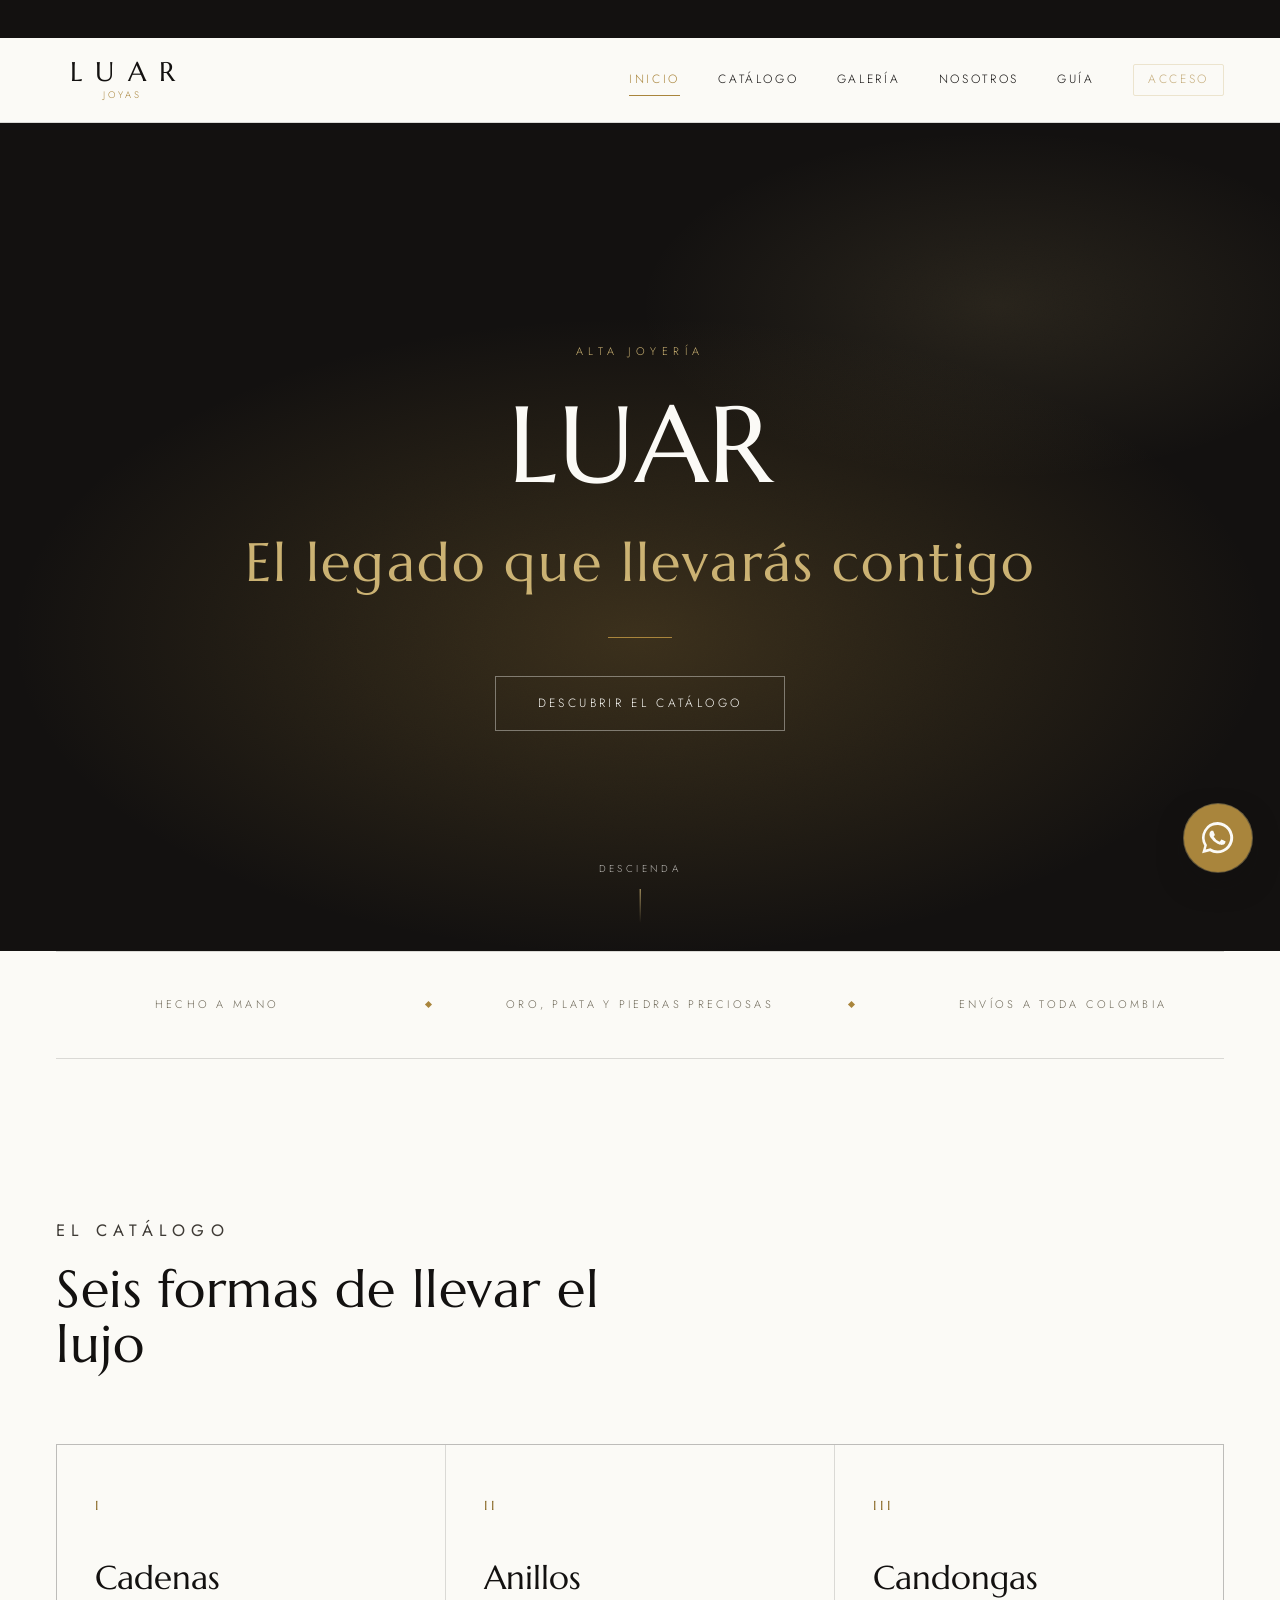
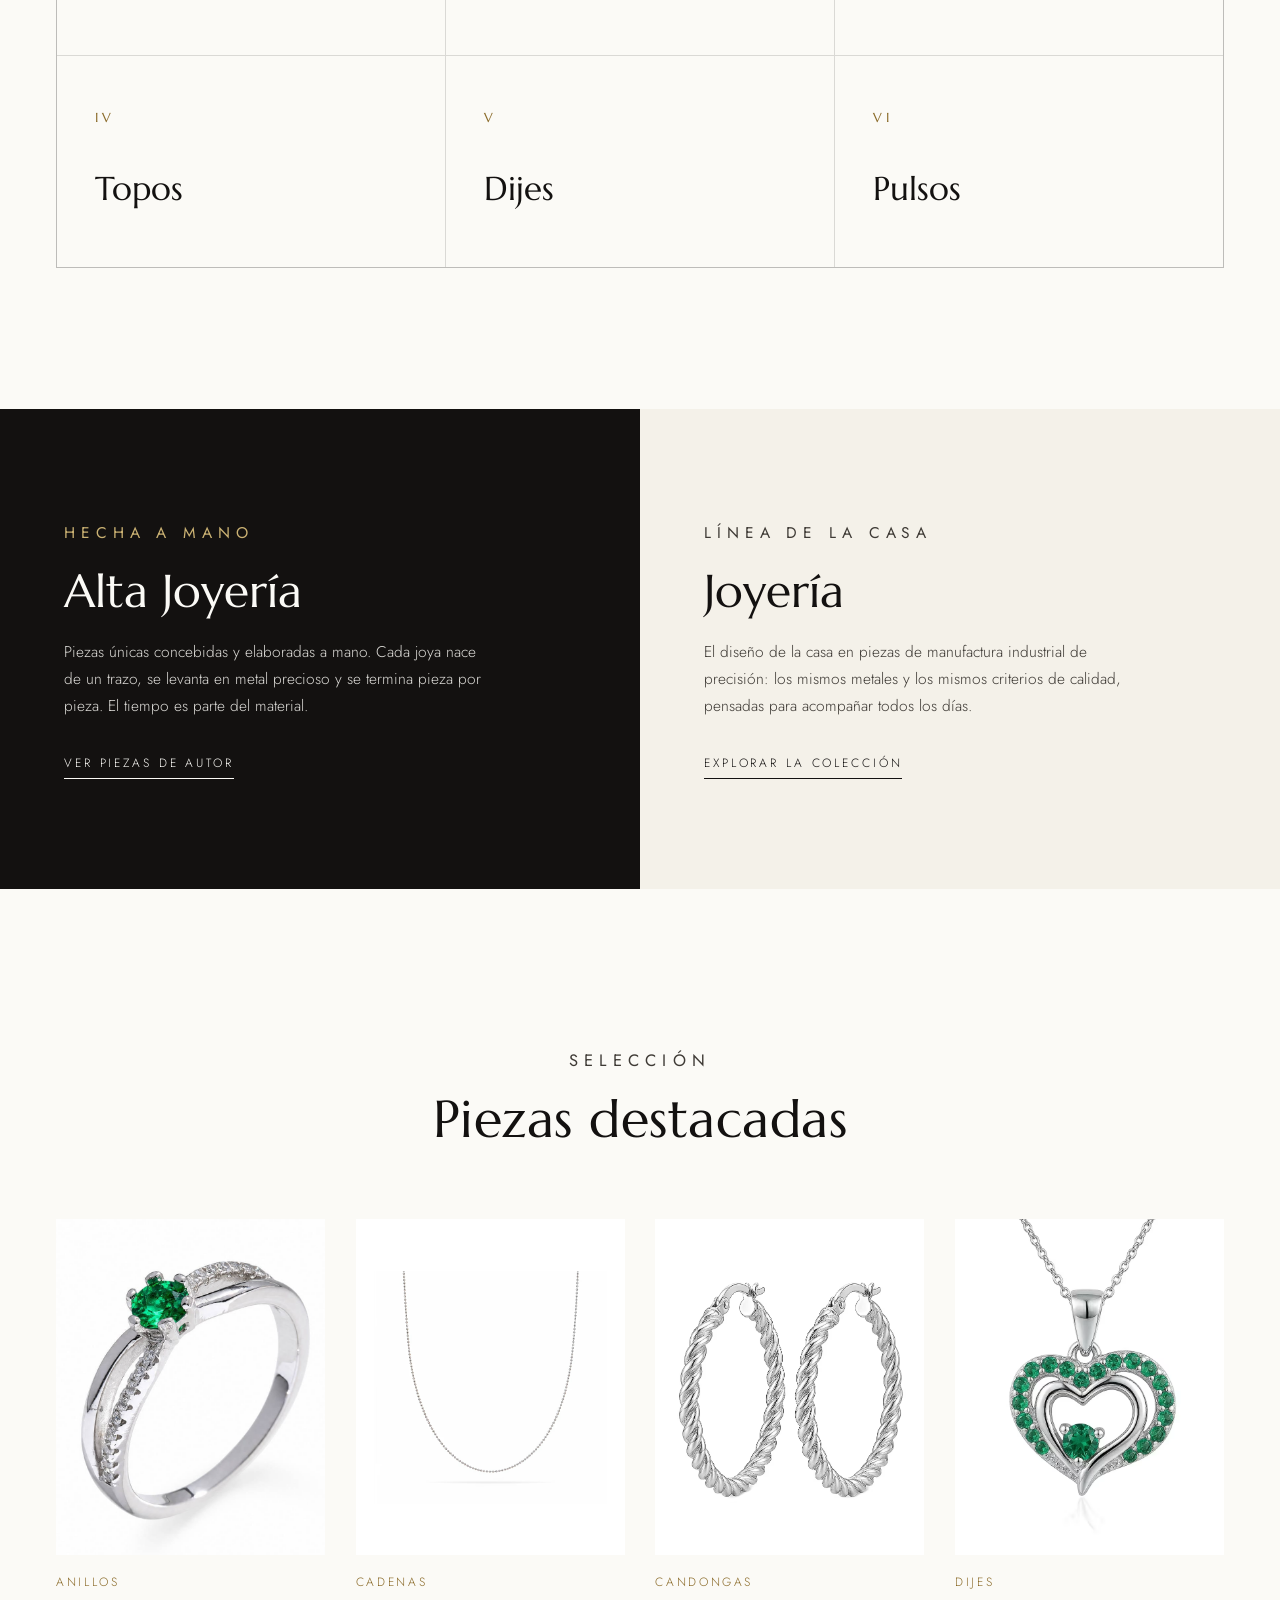
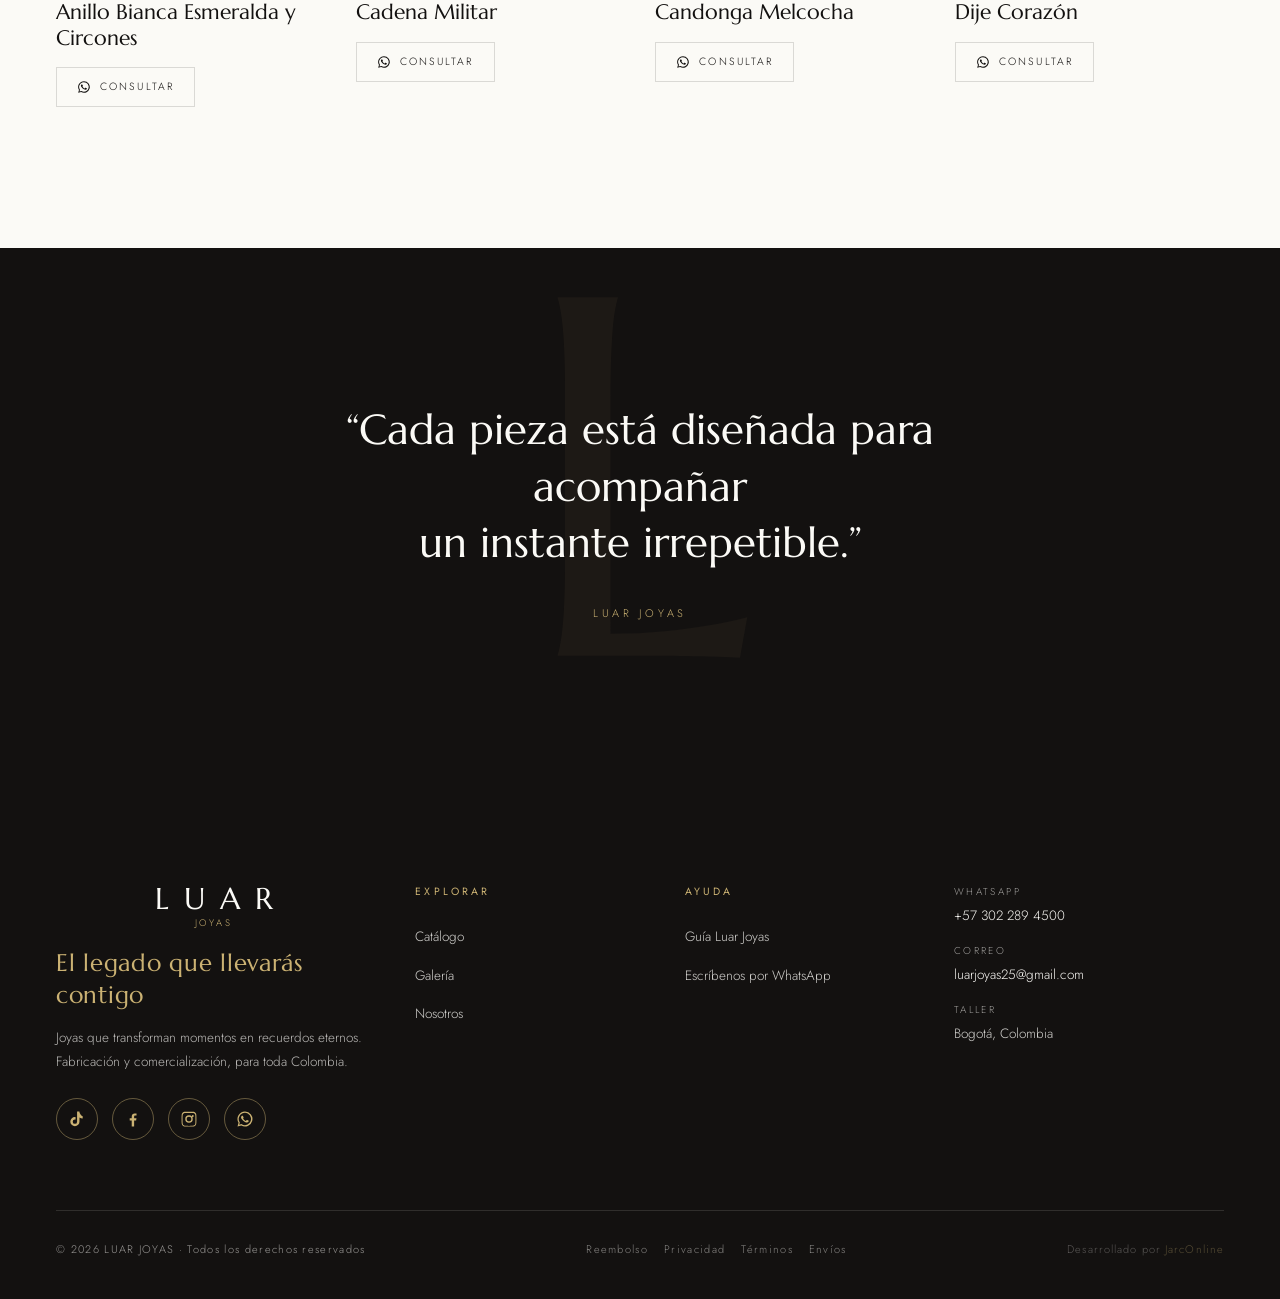
<file: index.html>
<!DOCTYPE html>
<html lang="es">
<head>
  <meta charset="utf-8">
  <meta name="viewport" content="width=device-width, initial-scale=1">
  <title>LUAR JOYAS</title>
  <meta name="description" content="LUAR JOYAS — El legado que llevarás contigo. Joyas que transforman momentos en recuerdos eternos. Fabricación y comercialización desde Bogotá, para toda Colombia.">

  <!-- Cómo se ve el enlace al compartirlo en redes o WhatsApp -->
  <meta property="og:title" content="LUAR JOYAS — El legado que llevarás contigo">
  <meta property="og:description" content="Joyas que transforman momentos en recuerdos eternos. Envíos a toda Colombia.">
  <meta property="og:type" content="website">
  <meta property="og:locale" content="es_CO">
  <meta property="og:site_name" content="LUAR JOYAS">
  <link rel="icon" type="image/svg+xml" href="data:image/svg+xml,%3Csvg xmlns='http://www.w3.org/2000/svg' viewBox='0 0 64 64'%3E%3Crect width='64' height='64' fill='%23131110'/%3E%3Ctext x='32' y='45' font-family='Georgia,serif' font-size='38' fill='%23CBB273' text-anchor='middle'%3EL%3C/text%3E%3C/svg%3E">

  <!-- Google tag (gtag.js) -->
  <script async src="https://www.googletagmanager.com/gtag/js?id=G-1H5SMMC92T"></script>
  <script>
    window.dataLayer = window.dataLayer || [];
    function gtag(){dataLayer.push(arguments);}
    gtag('js', new Date());
    gtag('config', 'G-1H5SMMC92T');
  </script>

  <link rel="preconnect" href="https://fonts.googleapis.com">
  <link rel="preconnect" href="https://fonts.gstatic.com" crossorigin>
  <link href="https://fonts.googleapis.com/css2?family=Marcellus&family=Jost:wght@300;400;500&display=swap" rel="stylesheet">
  <link rel="stylesheet" href="css/estilos.css">

  <!-- Intro: si ya se vio en esta sesión, no la muestra; si no, marca la
       clase "intro-activa" para bloquear el scroll durante la animación -->
  <script>
    (function () {
      try {
        if (sessionStorage.getItem("luar-intro-vista")) {
          document.documentElement.classList.add("intro-omitir");
        } else {
          document.documentElement.classList.add("intro-activa");
        }
      } catch (e) {
        document.documentElement.classList.add("intro-activa");
      }
    })();
  </script>
</head>
<body>

  <!-- INTRO DE PORTADA (solo en index.html, una vez por sesión) -->
  <div class="intro" id="intro" aria-hidden="true">
    <div class="intro__marca">
      <span class="intro__nombre">
        <span>L</span><span>U</span><span>A</span><span>R</span>
      </span>
      <span class="intro__linea"></span>
      <span class="intro__bajada">Joyas</span>
    </div>
    <button class="intro__saltar" id="intro-saltar" type="button" aria-label="Saltar intro">Saltar</button>
  </div>

  <div class="aviso">Envíos asegurados a toda Colombia - Piezas elaboradas a <em>Mano</em></div>

  <header class="cabecera">
    <div class="cabecera__interior">
      <a href="index.html" class="marca" translate="no">
        <span class="marca__nombre">LUAR</span>
        <span class="marca__bajada">Joyas</span>
      </a>
      <nav class="navegacion">
        <a href="index.html">Inicio</a>
        <a href="catalogo.html">Catálogo</a>
        <a href="galeria.html">Galería</a>
        <a href="nosotros.html">Nosotros</a>
        <a href="faq.html">Guía</a>
        <a href="/admin/" class="nav-acceso">Acceso</a>
      </nav>
      <button class="boton-menu" aria-label="Abrir menú"><span></span><span></span><span></span></button>
    </div>
  </header>

  <main>

    <!-- ============ PORTADA ============
         Cuando el cliente envíe su video, descomentar el bloque
         <video> y guardar el archivo como  img/portada.mp4
    -->
    <section class="hero">
      <div class="hero__fondo"></div>
      <!--
      <video autoplay muted loop playsinline poster="img/portada.jpg">
        <source src="img/portada.mp4" type="video/mp4">
      </video>
      -->
      <div class="hero__contenido">
        <p class="hero__eyebrow">Alta joyería</p>
        <h1>LUAR<span class="fina" data-slogan>El legado que llevarás contigo</span></h1>
        <div class="hero__linea"></div>
        <a href="catalogo.html" class="hero__cta">Descubrir el catálogo</a>
      </div>
      <div class="hero__scroll">Descienda</div>
    </section>

    <!-- ============ MANIFIESTO ============ -->
    <div class="contenedor">
      <div class="manifiesto revela">
        <span>Hecho a mano</span>
        <i></i>
        <span>Oro, plata y piedras preciosas</span>
        <i></i>
        <span>Envíos a toda Colombia</span>
      </div>
    </div>

    <!-- ============ CATEGORÍAS ============ -->
    <section class="seccion">
      <div class="contenedor">
        <div class="seccion__cabeza revela">
          <p class="etiqueta etiqueta--oro">El catálogo</p>
          <h2 class="titulo">Seis formas de llevar el lujo</h2>
        </div>
        <div class="categorias" id="rejilla-categorias"></div>
      </div>
    </section>

    <!-- ============ DOS LÍNEAS ============ -->
    <section class="lineas">
      <div class="lineas__panel lineas__panel--negro revela">
        <p class="etiqueta">Hecha a mano</p>
        <h3>Alta Joyería</h3>
        <p>Piezas únicas concebidas y elaboradas a mano. Cada joya nace de un trazo, se levanta en metal precioso y se termina pieza por pieza. El tiempo es parte del material.</p>
        <a class="enlace-sutil" href="catalogo.html">Ver piezas de autor</a>
      </div>
      <div class="lineas__panel lineas__panel--blanco revela revela--2">
        <p class="etiqueta etiqueta--oro">Línea de la casa</p>
        <h3 data-nombre-atelier>Joyería</h3>
        <p>El diseño de la casa en piezas de manufactura industrial de precisión: los mismos metales y los mismos criterios de calidad, pensadas para acompañar todos los días.</p>
        <a class="enlace-sutil" href="catalogo.html">Explorar la colección</a>
      </div>
    </section>

    <!-- ============ DESTACADOS ============ -->
    <section class="seccion">
      <div class="contenedor">
        <div class="seccion__cabeza seccion__cabeza--centro revela">
          <p class="etiqueta etiqueta--oro">Selección</p>
          <h2 class="titulo">Piezas destacadas</h2>
        </div>
        <div class="rejilla-productos" id="rejilla-destacados"></div>
      </div>
    </section>

    <!-- ============ CITA ============ -->
    <section class="cita">
      <blockquote class="revela">
        &ldquo;Cada pieza está diseñada para acompañar<br>un instante irrepetible.&rdquo;
        <cite>Luar Joyas</cite>
      </blockquote>
    </section>

    <!-- ============ TESTIMONIOS ============
         Espacio preparado. Cuando el cliente tenga reseñas reales,
         descomentar este bloque y reemplazar los textos.

    <section class="seccion">
      <div class="contenedor">
        <div class="seccion__cabeza seccion__cabeza--centro revela">
          <p class="etiqueta etiqueta--oro">Clientes</p>
          <h2 class="titulo">Lo que dicen de nosotros</h2>
        </div>
        <div class="valores">
          <div class="revela"><p>"Testimonio del cliente aquí."</p><h4>— Nombre, Ciudad</h4></div>
          <div class="revela revela--2"><p>"Testimonio del cliente aquí."</p><h4>— Nombre, Ciudad</h4></div>
          <div class="revela revela--3"><p>"Testimonio del cliente aquí."</p><h4>— Nombre, Ciudad</h4></div>
        </div>
      </div>
    </section>
    -->

  </main>

  <!-- ============ PIE DE PÁGINA ============ -->
  <footer class="pie">
    <div class="contenedor">
      <div class="pie__rejilla">
        <div>
          <div class="marca" translate="no">
            <span class="marca__nombre">LUAR</span>
            <span class="marca__bajada">Joyas</span>
          </div>
          <p class="pie__slogan" data-slogan>El legado que llevarás contigo</p>
          <p class="pie__lema">Comercialización y fabricación de joyas, metales y piedras preciosas, para toda Colombia.</p>
          <div class="pie__redes" data-redes></div>
        </div>
        <div>
          <h5>Explorar</h5>
          <ul>
            <li><a href="catalogo.html">Catálogo</a></li>
            <li><a href="galeria.html">Galería</a></li>
            <li><a href="nosotros.html">Nosotros</a></li>
          </ul>
        </div>
        <div>
          <h5>Ayuda</h5>
          <ul>
            <li><a href="faq.html">Guía Luar Joyas</a></li>
            <li><a data-wsp-general href="#" target="_blank" rel="noopener noreferrer">Escríbenos por WhatsApp</a></li>
          </ul>
        </div>
        <div class="pie__contacto">
          <div><small>WhatsApp</small><a data-wsp-general href="#" target="_blank" rel="noopener noreferrer" translate="no">+57 302 289 4500</a></div>
          <div><small>Correo</small><a data-correo href="#"></a></div>
          <div><small>Taller</small><span>Bogotá, Colombia</span></div>
        </div>
      </div>
      <div class="pie__final">
        <span>© 2026 LUAR JOYAS · Todos los derechos reservados</span>
        <nav class="pie__legal" aria-label="Políticas">
          <a href="reembolso.html">Reembolso</a>
          <a href="privacidad.html">Privacidad</a>
          <a href="terminos.html">Términos</a>
          <a href="envios.html">Envíos</a>
        </nav>
        <span class="pie__dev">Desarrollado por <a href="https://jarconline.com/servicios" target="_blank" rel="noopener noreferrer">JarcOnline</a></span>
      </div>
    </div>
  </footer>

  <a class="wsp-flotante" data-wsp-general href="#" target="_blank" rel="noopener noreferrer" aria-label="Escribir por WhatsApp">
    <svg viewBox="0 0 24 24"><path d="M12 2a10 10 0 0 0-8.6 15.1L2 22l5-1.3A10 10 0 1 0 12 2Zm0 18.2c-1.6 0-3.1-.4-4.4-1.2l-.3-.2-3 .8.8-2.9-.2-.3A8.2 8.2 0 1 1 12 20.2Zm4.5-6.1c-.2-.1-1.5-.7-1.7-.8-.2-.1-.4-.1-.6.1-.2.2-.6.8-.8 1-.1.2-.3.2-.5.1a6.7 6.7 0 0 1-3.3-2.9c-.3-.4 0-.5.1-.7l.4-.5c.1-.2.1-.3 0-.5l-.8-1.9c-.2-.5-.4-.4-.6-.4h-.5c-.2 0-.5.1-.7.3-.9.9-1.1 2.2-.2 3.8a12 12 0 0 0 4.6 4.2c1.7.8 2.4.8 3.2.7.5-.1 1.5-.6 1.7-1.2.2-.6.2-1.1.1-1.2 0 0-.2-.1-.4-.1Z"/></svg>
  </a>

  <script src="js/main.js"></script>

  <!-- Netlify Identity: detecta el token de invitación y redirige al panel -->
  <script src="https://identity.netlify.com/v1/netlify-identity-widget.js"></script>
  <script>
    if (window.netlifyIdentity) {
      window.netlifyIdentity.on("init", function (user) {
        if (!user) {
          window.netlifyIdentity.on("login", function () {
            document.location.href = "/admin/";
          });
        }
      });
    }
  </script>
</body>
</html>
</file>
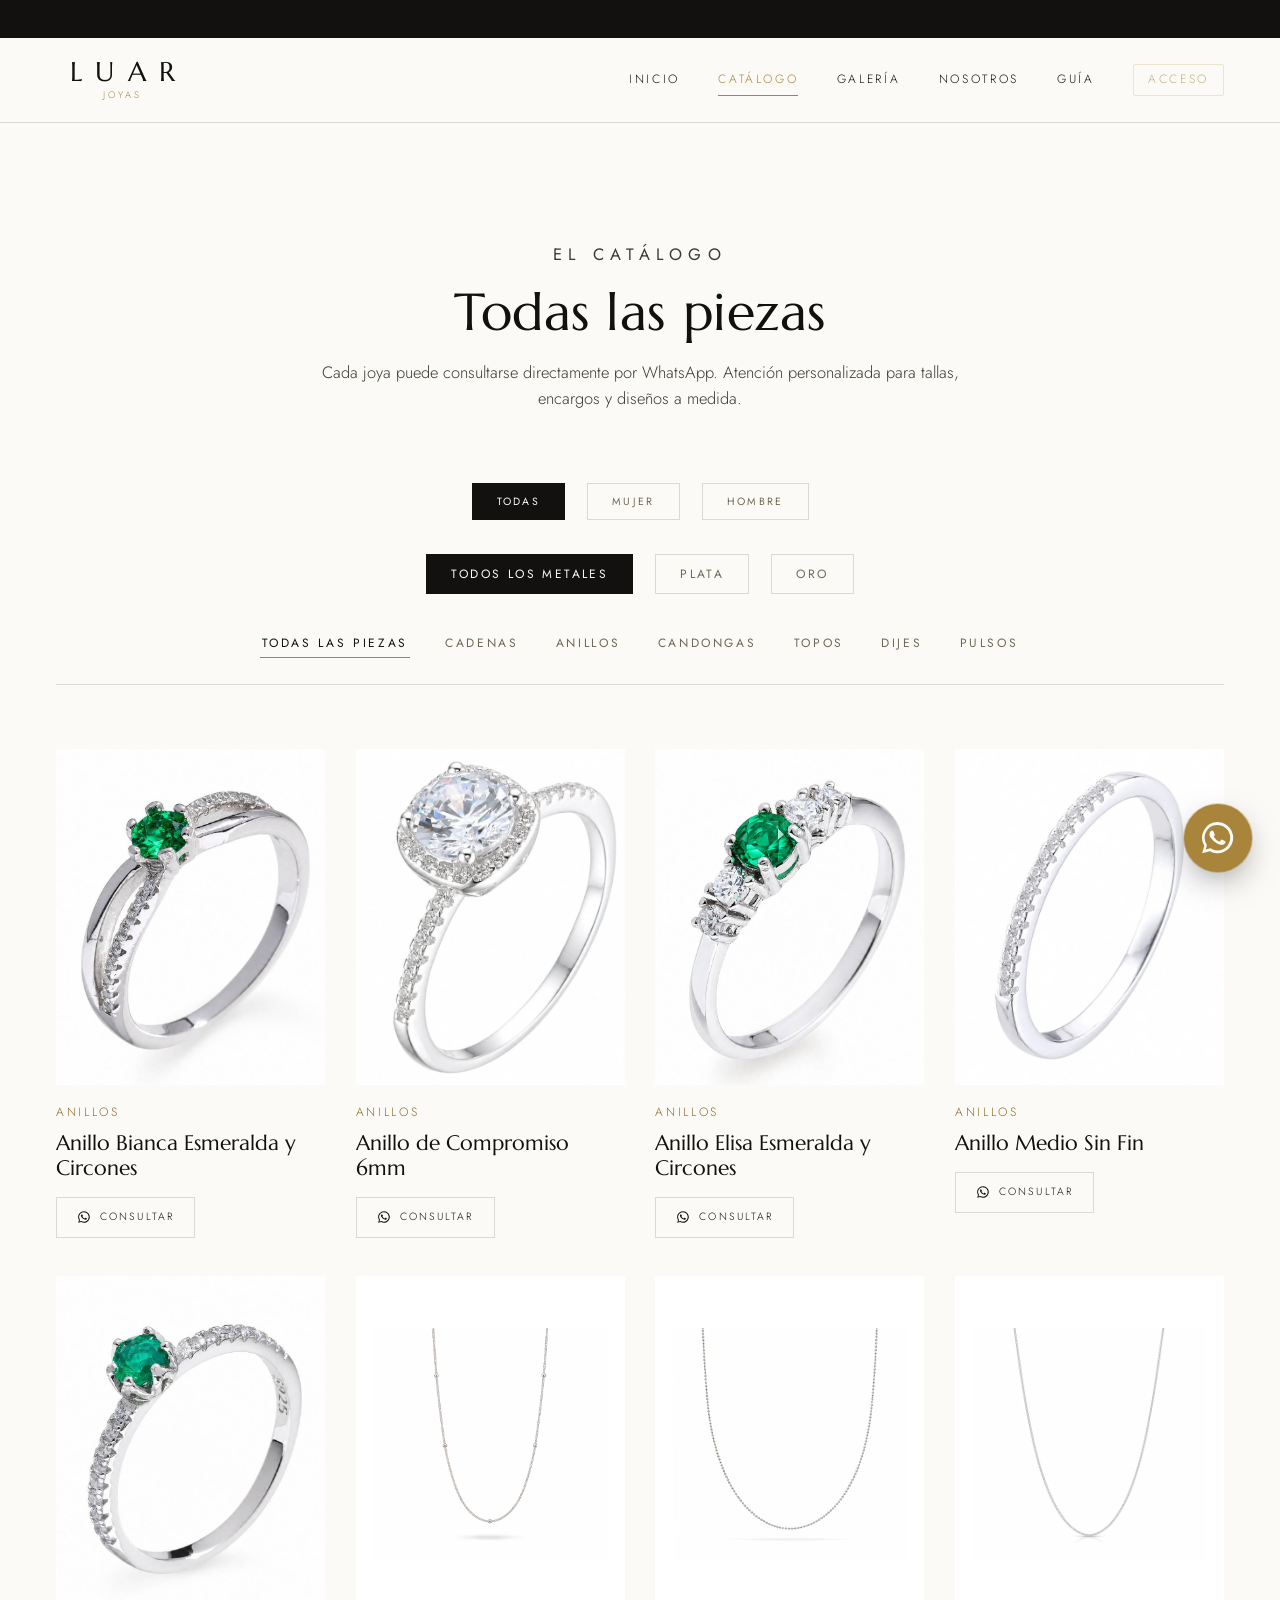
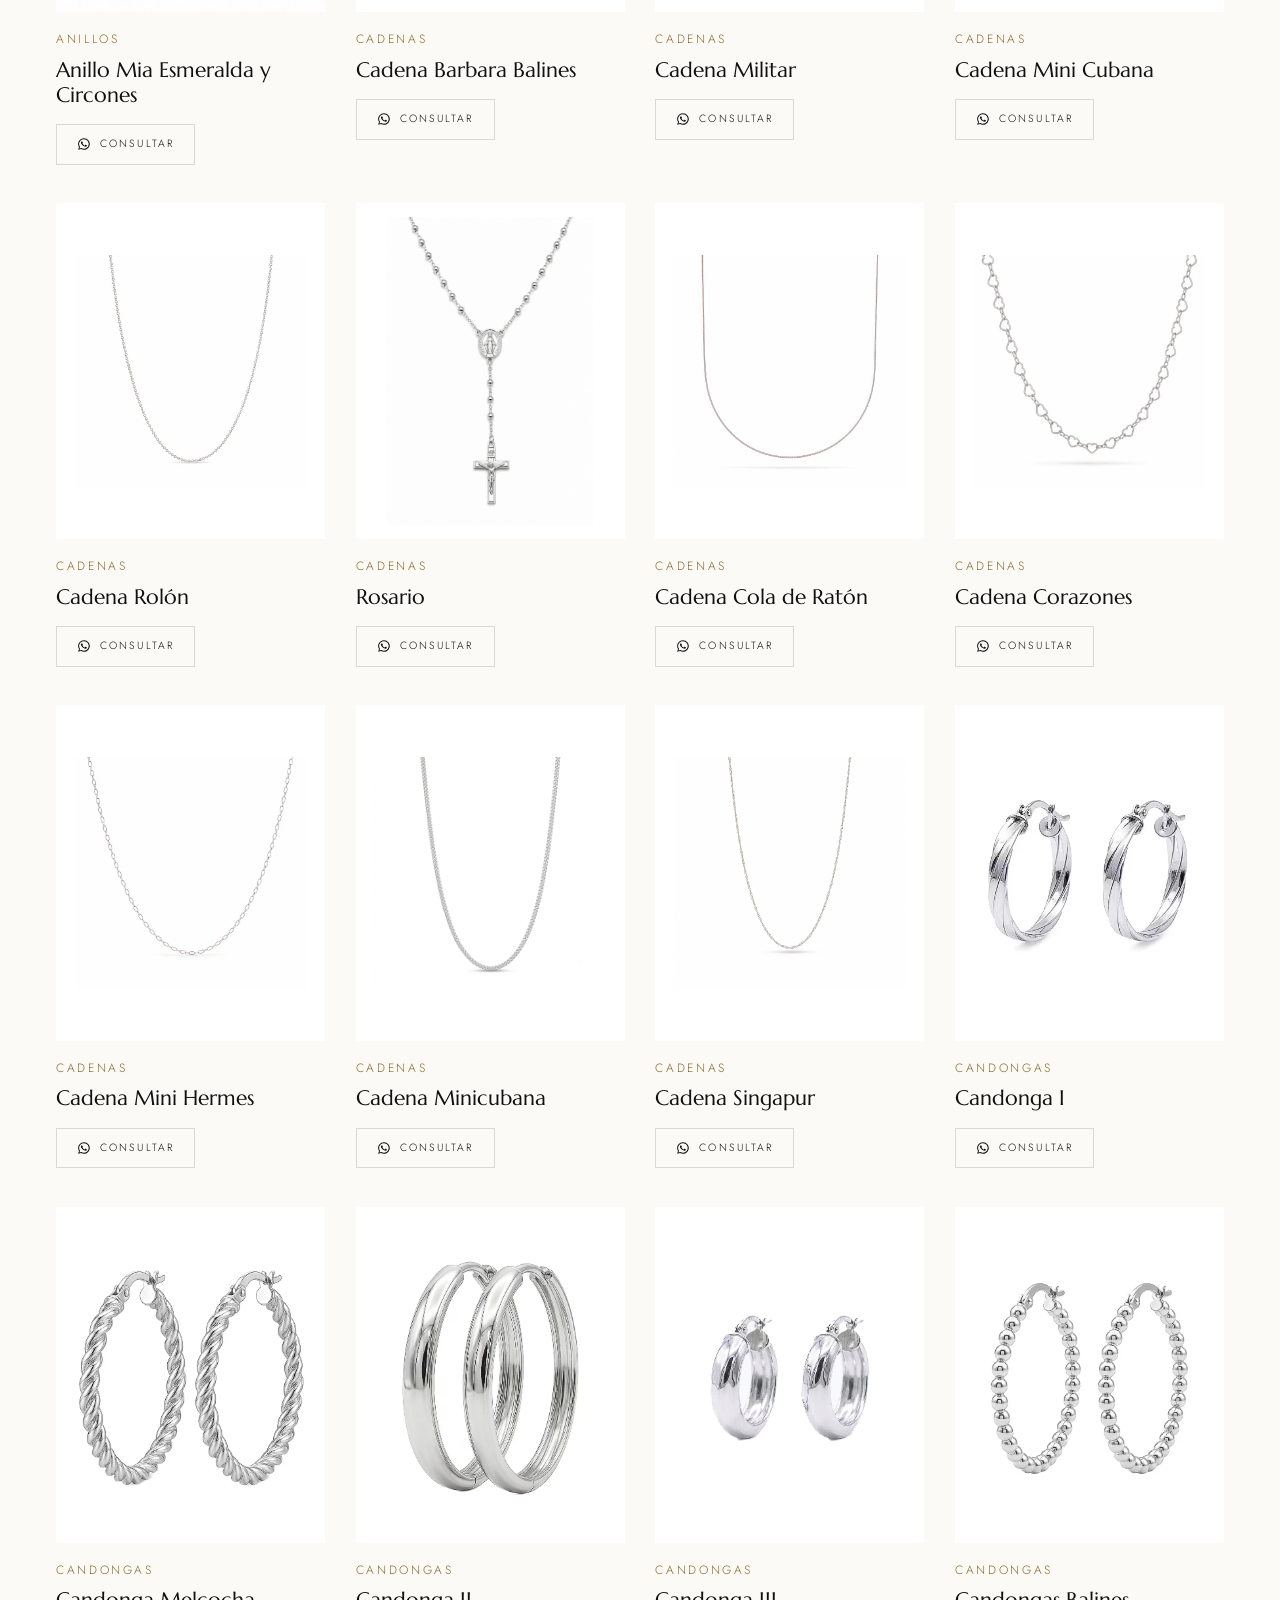
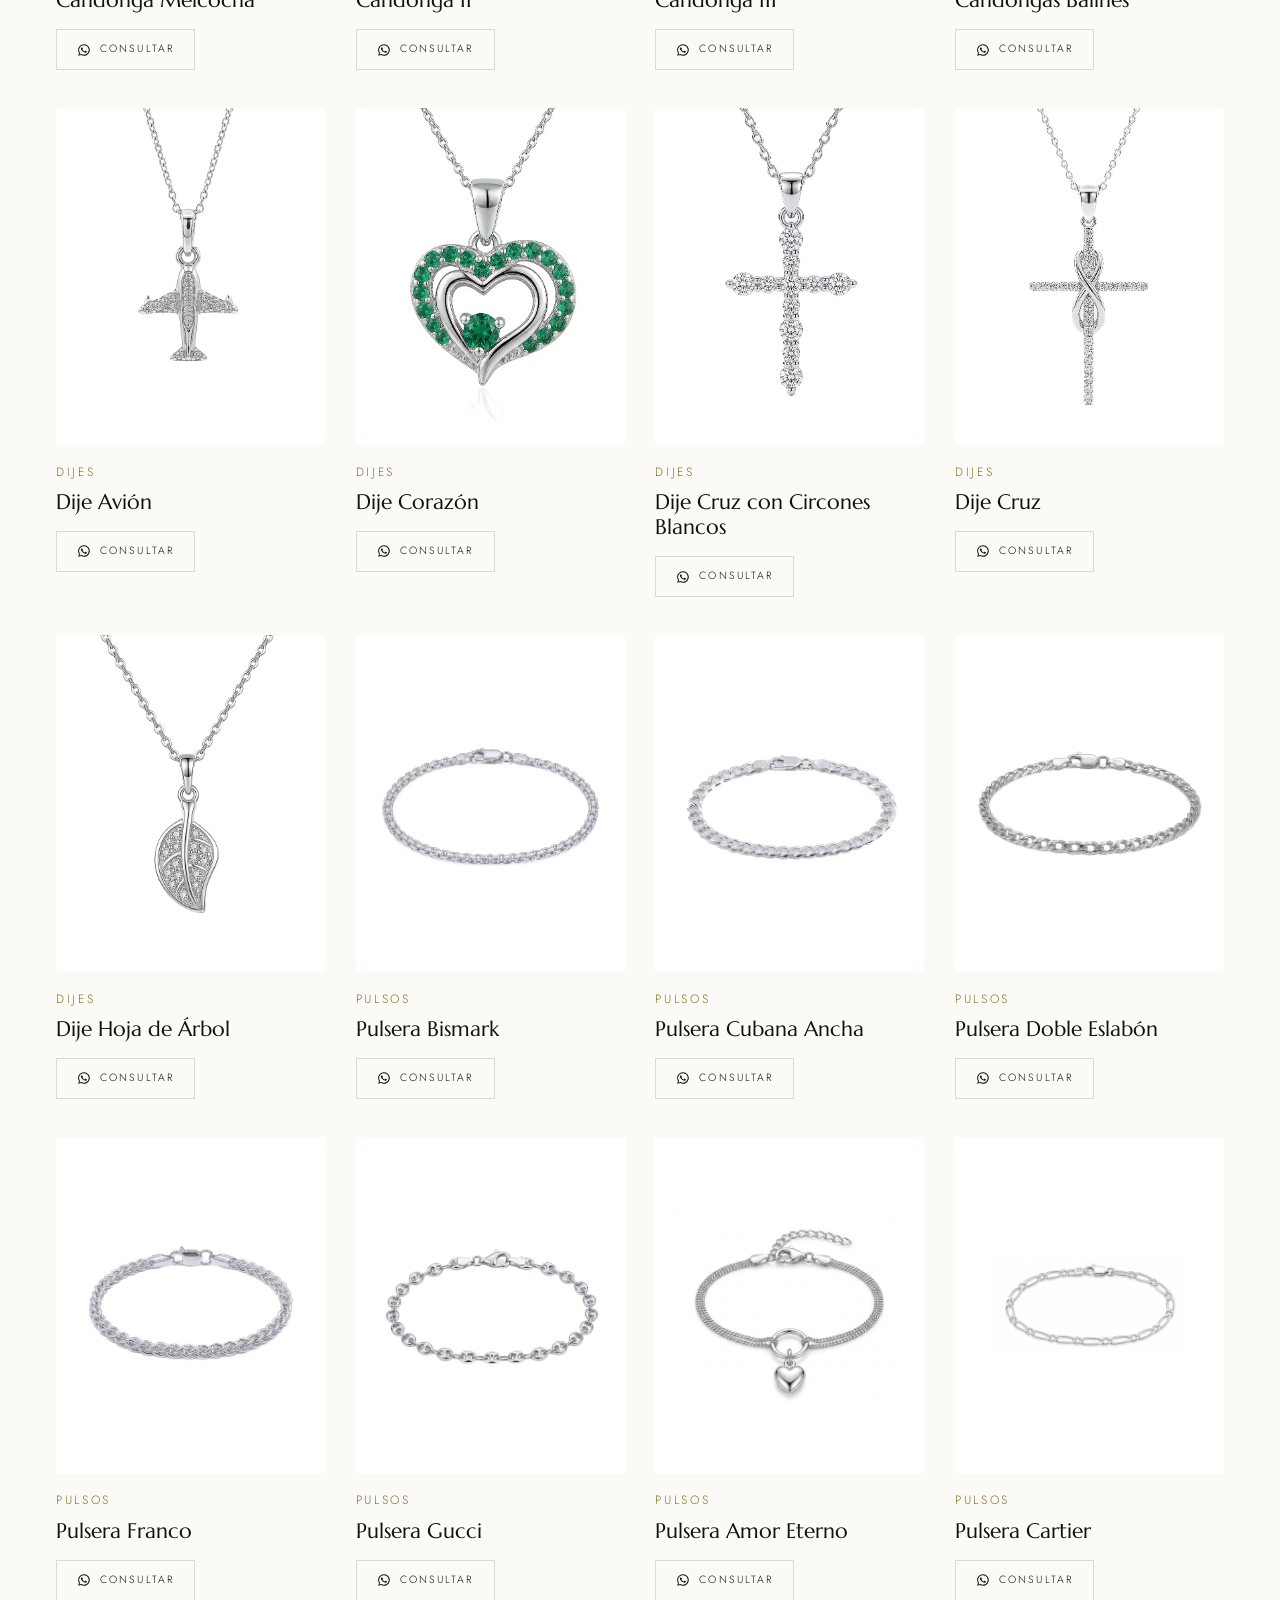
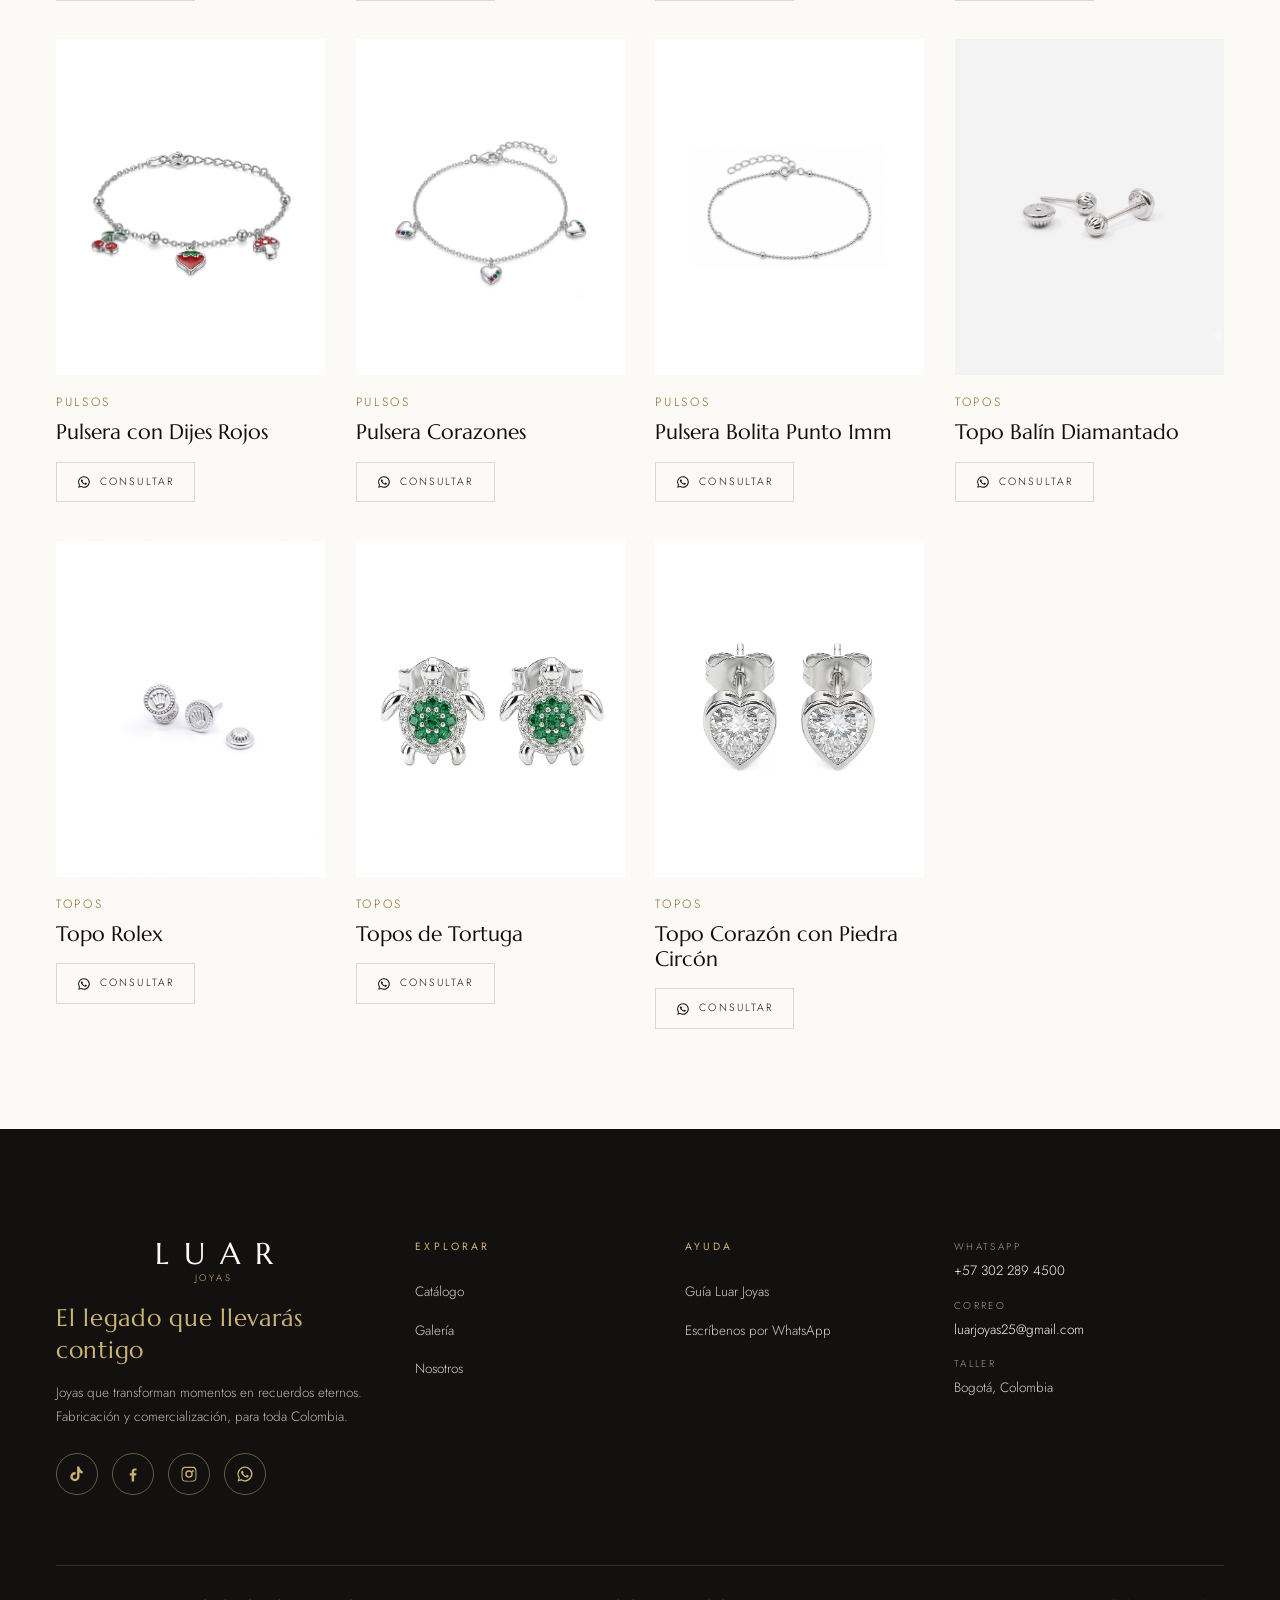
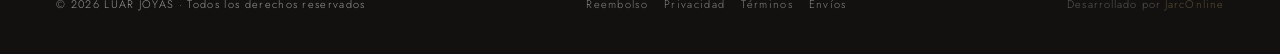
<file: catalogo.html>
<!DOCTYPE html>
<html lang="es">
<head>
  <meta charset="utf-8">
  <meta name="viewport" content="width=device-width, initial-scale=1">
  <title>LUAR JOYAS-Catálogo</title>
  <meta name="description" content="Catálogo de LUAR JOYAS: cadenas, anillos, candongas, topos, dijes y pulsos en oro, plata y otros metales con piedras preciosas. Consulta por WhatsApp.">
  <meta property="og:title" content="LUAR JOYAS — Catálogo">
  <meta property="og:description" content="Cadenas, anillos, candongas, topos, dijes y pulsos en oro y piedras preciosas. Consulta por WhatsApp.">
  <meta property="og:type" content="website">
  <meta property="og:locale" content="es_CO">
  <meta property="og:site_name" content="LUAR JOYAS">
  <link rel="icon" type="image/svg+xml" href="data:image/svg+xml,%3Csvg xmlns='http://www.w3.org/2000/svg' viewBox='0 0 64 64'%3E%3Crect width='64' height='64' fill='%23131110'/%3E%3Ctext x='32' y='45' font-family='Georgia,serif' font-size='38' fill='%23CBB273' text-anchor='middle'%3EL%3C/text%3E%3C/svg%3E">
  <link rel="preconnect" href="https://fonts.googleapis.com">
  <link rel="preconnect" href="https://fonts.gstatic.com" crossorigin>
  <link href="https://fonts.googleapis.com/css2?family=Marcellus&family=Jost:wght@300;400;500&display=swap" rel="stylesheet">
  <link rel="stylesheet" href="css/estilos.css">
  <!-- Google tag (gtag.js) -->
  <script async src="https://www.googletagmanager.com/gtag/js?id=G-1H5SMMC92T"></script>
  <script>
    window.dataLayer = window.dataLayer || [];
    function gtag(){dataLayer.push(arguments);}
    gtag('js', new Date());
    gtag('config', 'G-1H5SMMC92T');
  </script>
</head>
<body>

  <div class="aviso">Envíos asegurados a toda Colombia - Piezas elaboradas a <em>Mano</em></div>

  <header class="cabecera">
    <div class="cabecera__interior">
      <a href="index.html" class="marca" translate="no">
        <span class="marca__nombre">LUAR</span>
        <span class="marca__bajada">Joyas</span>
      </a>
      <nav class="navegacion">
        <a href="index.html">Inicio</a>
        <a href="catalogo.html">Catálogo</a>
        <a href="galeria.html">Galería</a>
        <a href="nosotros.html">Nosotros</a>
        <a href="faq.html">Guía</a>
        <a href="/admin/" class="nav-acceso">Acceso</a>
      </nav>
      <button class="boton-menu" aria-label="Abrir menú"><span></span><span></span><span></span></button>
    </div>
  </header>

  <main>
    <section class="seccion--apretada" style="padding-top: clamp(56px, 8vw, 100px);">
      <div class="contenedor">
        <div class="seccion__cabeza seccion__cabeza--centro">
          <p class="etiqueta etiqueta--oro">El catálogo</p>
          <h1 class="titulo">Todas las piezas</h1>
          <p>Cada joya puede consultarse directamente por WhatsApp. Atención personalizada para tallas, encargos y diseños a medida.</p>
        </div>

        <div class="filtros-genero" id="filtros-genero">
          <button data-genero="todas" class="activo">Todas</button>
          <button data-genero="mujer">Mujer</button>
          <button data-genero="hombre">Hombre</button>
        </div>

        <div class="filtros-metal" id="filtros-metal">
          <button data-metal="todos" class="activo">Todos los metales</button>
          <button data-metal="plata">Plata</button>
          <button data-metal="oro">Oro</button>
        </div>

        <div class="filtros" id="filtros-categoria"></div>

        <div class="rejilla-productos" id="rejilla-catalogo"></div>
      </div>
    </section>
  </main>

  <footer class="pie">
    <div class="contenedor">
      <div class="pie__rejilla">
        <div>
          <div class="marca" translate="no">
            <span class="marca__nombre">LUAR</span>
            <span class="marca__bajada">Joyas</span>
          </div>
          <p class="pie__slogan" data-slogan>El legado que llevarás contigo</p>
          <p class="pie__lema">Comercialización y fabricación de joyas, metales y piedras preciosas, para toda Colombia.</p>
          <div class="pie__redes" data-redes></div>
        </div>
        <div>
          <h5>Explorar</h5>
          <ul>
            <li><a href="catalogo.html">Catálogo</a></li>
            <li><a href="galeria.html">Galería</a></li>
            <li><a href="nosotros.html">Nosotros</a></li>
          </ul>
        </div>
        <div>
          <h5>Ayuda</h5>
          <ul>
            <li><a href="faq.html">Guía Luar Joyas</a></li>
            <li><a data-wsp-general href="#" target="_blank" rel="noopener noreferrer">Escríbenos por WhatsApp</a></li>
          </ul>
        </div>
        <div class="pie__contacto">
          <div><small>WhatsApp</small><a data-wsp-general href="#" target="_blank" rel="noopener noreferrer" translate="no">+57 302 289 4500</a></div>
          <div><small>Correo</small><a data-correo href="#"></a></div>
          <div><small>Taller</small><span>Bogotá, Colombia</span></div>
        </div>
      </div>
      <div class="pie__final">
        <span>© 2026 LUAR JOYAS · Todos los derechos reservados</span>
        <nav class="pie__legal" aria-label="Políticas">
          <a href="reembolso.html">Reembolso</a>
          <a href="privacidad.html">Privacidad</a>
          <a href="terminos.html">Términos</a>
          <a href="envios.html">Envíos</a>
        </nav>
        <span class="pie__dev">Desarrollado por <a href="https://jarconline.com/servicios" target="_blank" rel="noopener noreferrer">JarcOnline</a></span>
      </div>
    </div>
  </footer>

  <a class="wsp-flotante" data-wsp-general href="#" target="_blank" rel="noopener noreferrer" aria-label="Escribir por WhatsApp">
    <svg viewBox="0 0 24 24"><path d="M12 2a10 10 0 0 0-8.6 15.1L2 22l5-1.3A10 10 0 1 0 12 2Zm0 18.2c-1.6 0-3.1-.4-4.4-1.2l-.3-.2-3 .8.8-2.9-.2-.3A8.2 8.2 0 1 1 12 20.2Zm4.5-6.1c-.2-.1-1.5-.7-1.7-.8-.2-.1-.4-.1-.6.1-.2.2-.6.8-.8 1-.1.2-.3.2-.5.1a6.7 6.7 0 0 1-3.3-2.9c-.3-.4 0-.5.1-.7l.4-.5c.1-.2.1-.3 0-.5l-.8-1.9c-.2-.5-.4-.4-.6-.4h-.5c-.2 0-.5.1-.7.3-.9.9-1.1 2.2-.2 3.8a12 12 0 0 0 4.6 4.2c1.7.8 2.4.8 3.2.7.5-.1 1.5-.6 1.7-1.2.2-.6.2-1.1.1-1.2 0 0-.2-.1-.4-.1Z"/></svg>
  </a>

  <script src="js/main.js"></script>
</body>
</html>
</file>
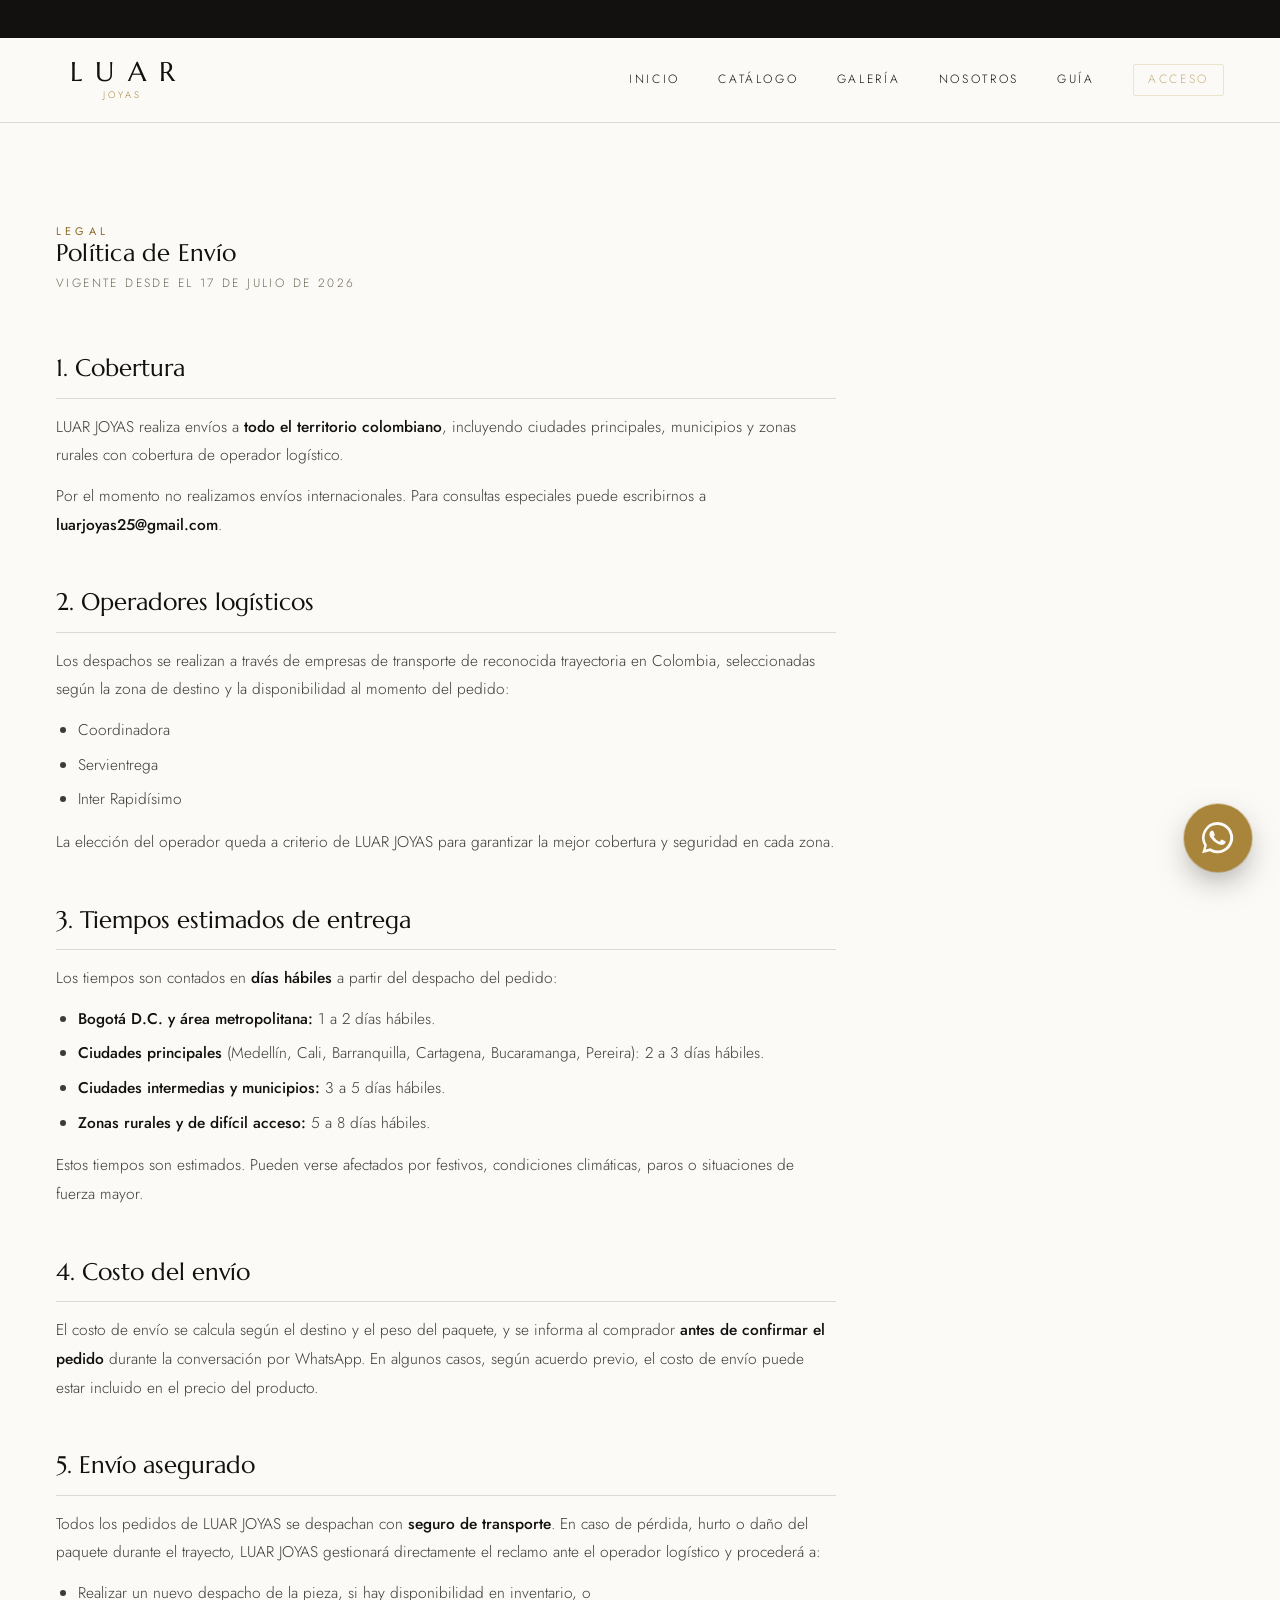
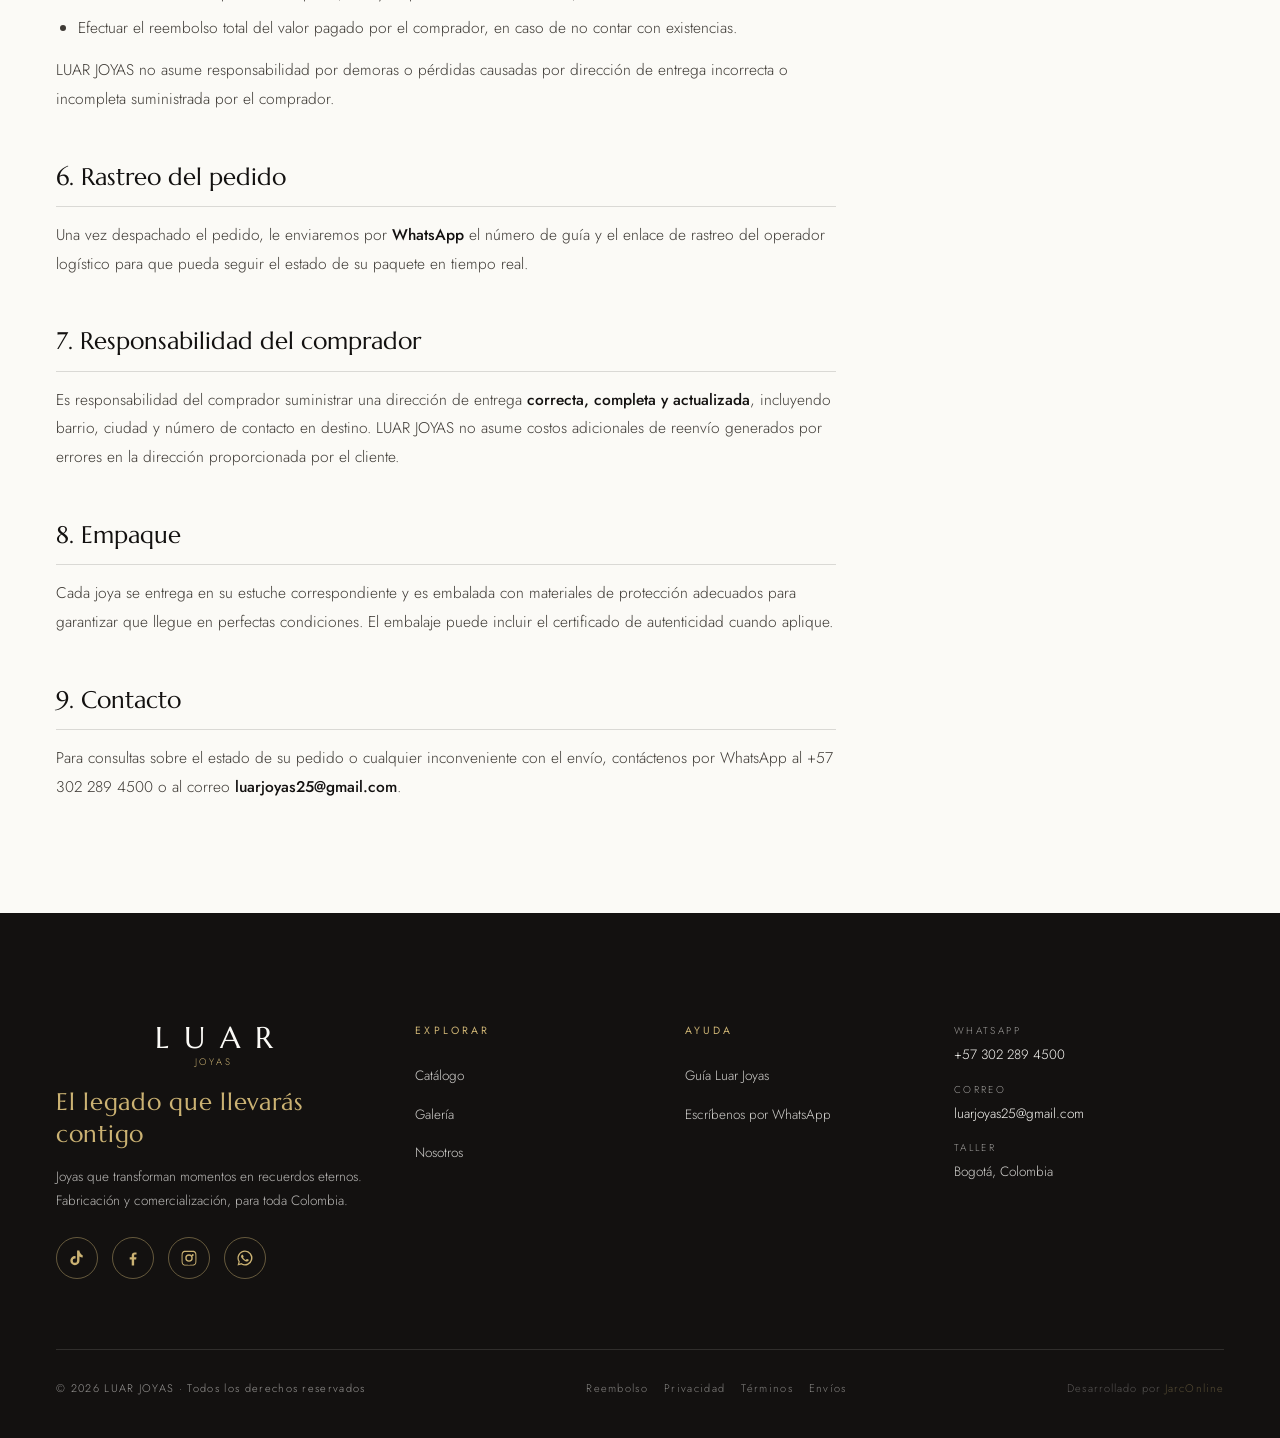
<file: envios.html>
<!DOCTYPE html>
<html lang="es">
<head>
  <meta charset="utf-8">
  <meta name="viewport" content="width=device-width, initial-scale=1">
  <title>LUAR JOYAS — Política de Envío</title>
  <meta name="description" content="Política de envíos de LUAR JOYAS: cobertura, operadores logísticos, tiempos de entrega y envíos asegurados a toda Colombia.">
  <meta property="og:title" content="LUAR JOYAS — Política de Envío">
  <meta property="og:type" content="website">
  <meta property="og:locale" content="es_CO">
  <meta property="og:site_name" content="LUAR JOYAS">
  <link rel="icon" type="image/svg+xml" href="data:image/svg+xml,%3Csvg xmlns='http://www.w3.org/2000/svg' viewBox='0 0 64 64'%3E%3Crect width='64' height='64' fill='%23131110'/%3E%3Ctext x='32' y='45' font-family='Georgia,serif' font-size='38' fill='%23CBB273' text-anchor='middle'%3EL%3C/text%3E%3C/svg%3E">
  <link rel="preconnect" href="https://fonts.googleapis.com">
  <link rel="preconnect" href="https://fonts.gstatic.com" crossorigin>
  <link href="https://fonts.googleapis.com/css2?family=Marcellus&family=Jost:wght@300;400;500&display=swap" rel="stylesheet">
  <link rel="stylesheet" href="css/estilos.css">
  <!-- Google tag (gtag.js) -->
  <script async src="https://www.googletagmanager.com/gtag/js?id=G-1H5SMMC92T"></script>
  <script>
    window.dataLayer = window.dataLayer || [];
    function gtag(){dataLayer.push(arguments);}
    gtag('js', new Date());
    gtag('config', 'G-1H5SMMC92T');
  </script>
</head>
<body>

  <div class="aviso">Envíos asegurados a toda Colombia - Piezas elaboradas a <em>Mano</em></div>

  <header class="cabecera">
    <div class="cabecera__interior">
      <a href="index.html" class="marca" translate="no">
        <span class="marca__nombre">LUAR</span>
        <span class="marca__bajada">Joyas</span>
      </a>
      <nav class="navegacion">
        <a href="index.html">Inicio</a>
        <a href="catalogo.html">Catálogo</a>
        <a href="galeria.html">Galería</a>
        <a href="nosotros.html">Nosotros</a>
        <a href="faq.html">Guía</a>
        <a href="/admin/" class="nav-acceso">Acceso</a>
      </nav>
      <button class="boton-menu" aria-label="Abrir menú"><span></span><span></span><span></span></button>
    </div>
  </header>

  <main>
    <section class="seccion--apretada" style="padding-top: clamp(56px, 8vw, 100px);">
      <div class="contenedor">
        <div class="politica">
          <p class="etiqueta etiqueta--oro">Legal</p>
          <h1 class="titulo">Política de Envío</h1>
          <p class="politica__fecha">Vigente desde el 17 de julio de 2026</p>

          <div class="politica__cuerpo" data-politica="envios">

            <h2>1. Cobertura</h2>
            <p>LUAR JOYAS realiza envíos a <strong>todo el territorio colombiano</strong>, incluyendo ciudades principales, municipios y zonas rurales con cobertura de operador logístico.</p>
            <p>Por el momento no realizamos envíos internacionales. Para consultas especiales puede escribirnos a <strong>luarjoyas25@gmail.com</strong>.</p>

            <h2>2. Operadores logísticos</h2>
            <p>Los despachos se realizan a través de empresas de transporte de reconocida trayectoria en Colombia, seleccionadas según la zona de destino y la disponibilidad al momento del pedido:</p>
            <ul>
              <li>Coordinadora</li>
              <li>Servientrega</li>
              <li>Inter Rapidísimo</li>
            </ul>
            <p>La elección del operador queda a criterio de LUAR JOYAS para garantizar la mejor cobertura y seguridad en cada zona.</p>

            <h2>3. Tiempos estimados de entrega</h2>
            <p>Los tiempos son contados en <strong>días hábiles</strong> a partir del despacho del pedido:</p>
            <ul>
              <li><strong>Bogotá D.C. y área metropolitana:</strong> 1 a 2 días hábiles.</li>
              <li><strong>Ciudades principales</strong> (Medellín, Cali, Barranquilla, Cartagena, Bucaramanga, Pereira): 2 a 3 días hábiles.</li>
              <li><strong>Ciudades intermedias y municipios:</strong> 3 a 5 días hábiles.</li>
              <li><strong>Zonas rurales y de difícil acceso:</strong> 5 a 8 días hábiles.</li>
            </ul>
            <p>Estos tiempos son estimados. Pueden verse afectados por festivos, condiciones climáticas, paros o situaciones de fuerza mayor que escapen al control de LUAR JOYAS o del operador logístico.</p>

            <h2>4. Costo del envío</h2>
            <p>El costo de envío se calcula según el destino y el peso del paquete, y se informa al comprador <strong>antes de confirmar el pedido</strong> durante la conversación por WhatsApp. En algunos casos, según acuerdo previo, el costo de envío puede estar incluido en el precio del producto.</p>

            <h2>5. Envío asegurado</h2>
            <p>Todos los pedidos de LUAR JOYAS se despachan con <strong>seguro de transporte</strong>. En caso de pérdida, hurto o daño del paquete durante el trayecto, LUAR JOYAS gestionará directamente el reclamo ante el operador logístico y procederá a:</p>
            <ul>
              <li>Realizar un nuevo despacho de la pieza, si hay disponibilidad en inventario, o</li>
              <li>Efectuar el reembolso total del valor pagado por el comprador, en caso de no contar con existencias.</li>
            </ul>
            <p>LUAR JOYAS no asume responsabilidad por demoras o pérdidas causadas por dirección de entrega incorrecta o incompleta suministrada por el comprador.</p>

            <h2>6. Rastreo del pedido</h2>
            <p>Una vez despachado el pedido, le enviaremos por <strong>WhatsApp</strong> el número de guía y el enlace de rastreo del operador logístico para que pueda seguir el estado de su paquete en tiempo real.</p>

            <h2>7. Responsabilidad del comprador</h2>
            <p>Es responsabilidad del comprador suministrar una dirección de entrega <strong>correcta, completa y actualizada</strong>, incluyendo barrio, ciudad y número de contacto en destino. LUAR JOYAS no asume costos adicionales de reenvío generados por errores en la dirección proporcionada por el cliente.</p>

            <h2>8. Empaque</h2>
            <p>Cada joya se entrega en su estuche correspondiente y es embalada con materiales de protección adecuados para garantizar que llegue en perfectas condiciones. El embalaje puede incluir el certificado de autenticidad cuando aplique.</p>

            <h2>9. Contacto</h2>
            <p>Para consultas sobre el estado de su pedido o cualquier inconveniente con el envío, contáctenos por WhatsApp al <span translate="no">+57 302 289 4500</span> o al correo <strong>luarjoyas25@gmail.com</strong>.</p>

          </div>
        </div>
      </div>
    </section>
  </main>

  <footer class="pie">
    <div class="contenedor">
      <div class="pie__rejilla">
        <div>
          <div class="marca" translate="no">
            <span class="marca__nombre">LUAR</span>
            <span class="marca__bajada">Joyas</span>
          </div>
          <p class="pie__slogan" data-slogan>El legado que llevarás contigo</p>
          <p class="pie__lema">Comercialización y fabricación de joyas, metales y piedras preciosas, para toda Colombia.</p>
          <div class="pie__redes" data-redes></div>
        </div>
        <div>
          <h5>Explorar</h5>
          <ul>
            <li><a href="catalogo.html">Catálogo</a></li>
            <li><a href="galeria.html">Galería</a></li>
            <li><a href="nosotros.html">Nosotros</a></li>
          </ul>
        </div>
        <div>
          <h5>Ayuda</h5>
          <ul>
            <li><a href="faq.html">Guía Luar Joyas</a></li>
            <li><a data-wsp-general href="#" target="_blank" rel="noopener noreferrer">Escríbenos por WhatsApp</a></li>
          </ul>
        </div>
        <div class="pie__contacto">
          <div><small>WhatsApp</small><a data-wsp-general href="#" target="_blank" rel="noopener noreferrer" translate="no">+57 302 289 4500</a></div>
          <div><small>Correo</small><a data-correo href="#"></a></div>
          <div><small>Taller</small><span>Bogotá, Colombia</span></div>
        </div>
      </div>
      <div class="pie__final">
        <span>© 2026 LUAR JOYAS · Todos los derechos reservados</span>
        <nav class="pie__legal" aria-label="Políticas">
          <a href="reembolso.html">Reembolso</a>
          <a href="privacidad.html">Privacidad</a>
          <a href="terminos.html">Términos</a>
          <a href="envios.html">Envíos</a>
        </nav>
        <span class="pie__dev">Desarrollado por <a href="https://jarconline.com/servicios" target="_blank" rel="noopener noreferrer">JarcOnline</a></span>
      </div>
    </div>
  </footer>

  <a class="wsp-flotante" data-wsp-general href="#" target="_blank" rel="noopener noreferrer" aria-label="Escribir por WhatsApp">
    <svg viewBox="0 0 24 24"><path d="M12 2a10 10 0 0 0-8.6 15.1L2 22l5-1.3A10 10 0 1 0 12 2Zm0 18.2c-1.6 0-3.1-.4-4.4-1.2l-.3-.2-3 .8.8-2.9-.2-.3A8.2 8.2 0 1 1 12 20.2Zm4.5-6.1c-.2-.1-1.5-.7-1.7-.8-.2-.1-.4-.1-.6.1-.2.2-.6.8-.8 1-.1.2-.3.2-.5.1a6.7 6.7 0 0 1-3.3-2.9c-.3-.4 0-.5.1-.7l.4-.5c.1-.2.1-.3 0-.5l-.8-1.9c-.2-.5-.4-.4-.6-.4h-.5c-.2 0-.5.1-.7.3-.9.9-1.1 2.2-.2 3.8a12 12 0 0 0 4.6 4.2c1.7.8 2.4.8 3.2.7.5-.1 1.5-.6 1.7-1.2.2-.6.2-1.1.1-1.2 0 0-.2-.1-.4-.1Z"/></svg>
  </a>

  <script src="js/main.js"></script>
</body>
</html>
</file>
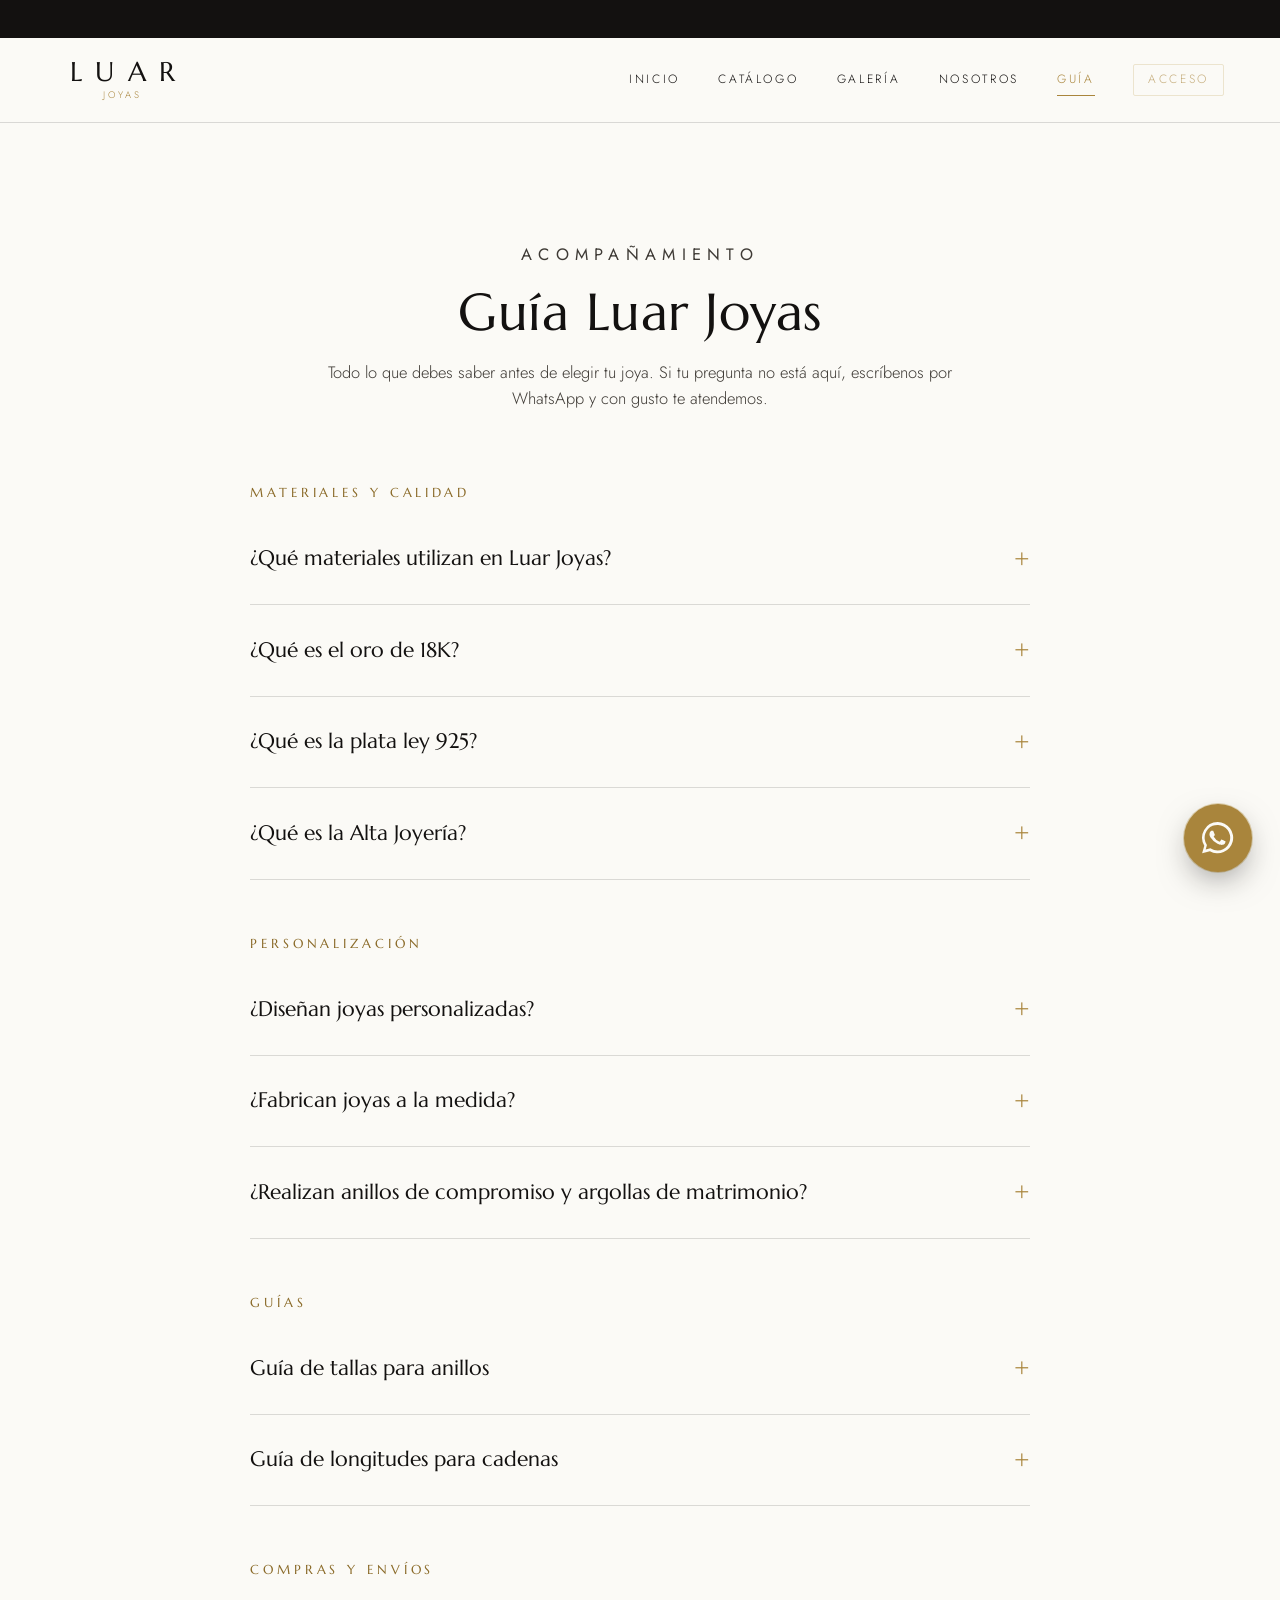
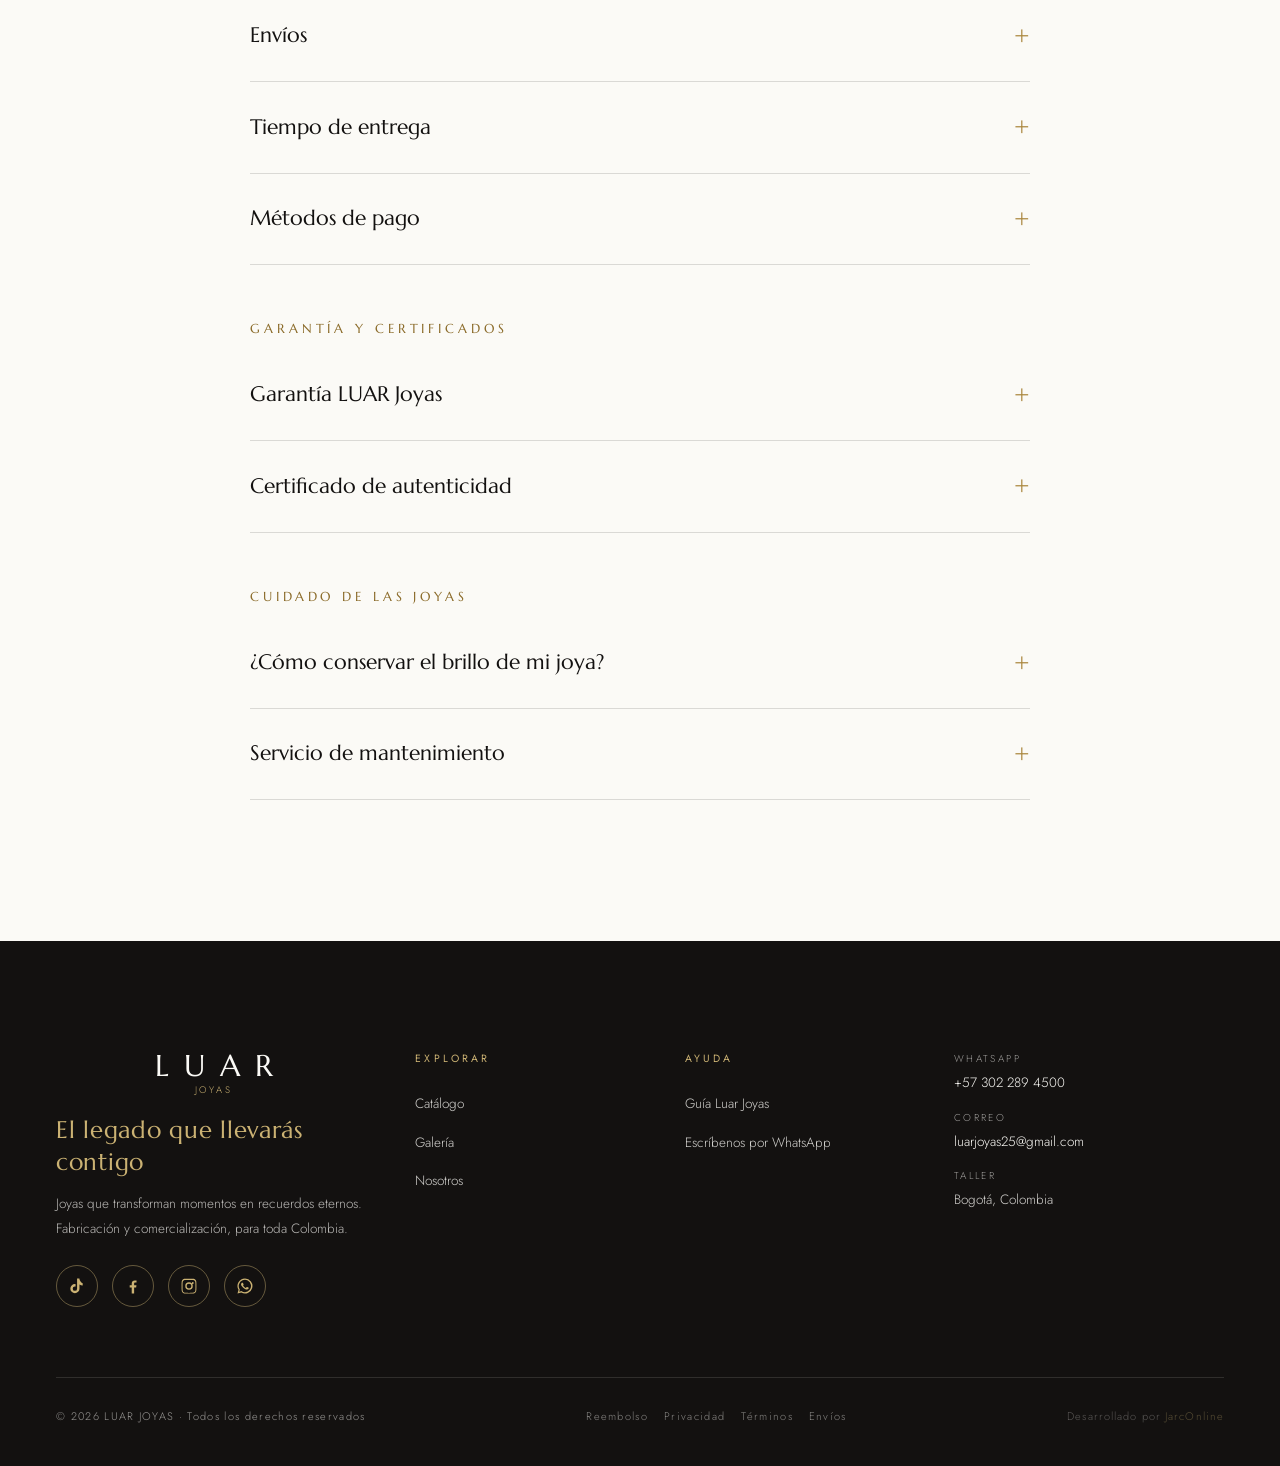
<file: faq.html>
<!DOCTYPE html>
<html lang="es">
<head>
  <meta charset="utf-8">
  <meta name="viewport" content="width=device-width, initial-scale=1">
  <title>LUAR JOYAS — Guía Luar Joyas</title>
  <meta name="description" content="Guía Luar Joyas: materiales, personalización, tallas, envíos, garantía, certificados y cuidado de tus joyas.">
  <meta property="og:title" content="LUAR JOYAS — Guía Luar Joyas">
  <meta property="og:description" content="Todo lo que debes saber sobre nuestras joyas: materiales, personalización, envíos, garantía y cuidado.">
  <meta property="og:type" content="website">
  <meta property="og:locale" content="es_CO">
  <meta property="og:site_name" content="LUAR JOYAS">
  <link rel="icon" type="image/svg+xml" href="data:image/svg+xml,%3Csvg xmlns='http://www.w3.org/2000/svg' viewBox='0 0 64 64'%3E%3Crect width='64' height='64' fill='%23131110'/%3E%3Ctext x='32' y='45' font-family='Georgia,serif' font-size='38' fill='%23CBB273' text-anchor='middle'%3EL%3C/text%3E%3C/svg%3E">
  <link rel="preconnect" href="https://fonts.googleapis.com">
  <link rel="preconnect" href="https://fonts.gstatic.com" crossorigin>
  <link href="https://fonts.googleapis.com/css2?family=Marcellus&family=Jost:wght@300;400;500&display=swap" rel="stylesheet">
  <link rel="stylesheet" href="css/estilos.css">
  <!-- Google tag (gtag.js) -->
  <script async src="https://www.googletagmanager.com/gtag/js?id=G-1H5SMMC92T"></script>
  <script>
    window.dataLayer = window.dataLayer || [];
    function gtag(){dataLayer.push(arguments);}
    gtag('js', new Date());
    gtag('config', 'G-1H5SMMC92T');
  </script>
</head>
<body>

  <div class="aviso">Envíos asegurados a toda Colombia - Piezas elaboradas a <em>Mano</em></div>

  <header class="cabecera">
    <div class="cabecera__interior">
      <a href="index.html" class="marca" translate="no">
        <span class="marca__nombre">LUAR</span>
        <span class="marca__bajada">Joyas</span>
      </a>
      <nav class="navegacion">
        <a href="index.html">Inicio</a>
        <a href="catalogo.html">Catálogo</a>
        <a href="galeria.html">Galería</a>
        <a href="nosotros.html">Nosotros</a>
        <a href="faq.html">Guía</a>
        <a href="/admin/" class="nav-acceso">Acceso</a>
      </nav>
      <button class="boton-menu" aria-label="Abrir menú"><span></span><span></span><span></span></button>
    </div>
  </header>

  <main>
    <section class="seccion--apretada" style="padding-top: clamp(56px, 8vw, 100px); padding-bottom: clamp(76px, 11vw, 150px);">
      <div class="contenedor">
        <div class="seccion__cabeza seccion__cabeza--centro">
          <p class="etiqueta etiqueta--oro">Acompañamiento</p>
          <h1 class="titulo">Guía Luar Joyas</h1>
          <p>Todo lo que debes saber antes de elegir tu joya. Si tu pregunta no está aquí, escríbenos por WhatsApp y con gusto te atendemos.</p>
        </div>

        <!-- ============ PREGUNTAS ============
             Las preguntas y respuestas se editan en el archivo
             js/productos.js (sección PREGUNTAS), junto con los
             productos. Aquí no hay nada que cambiar.       -->
        <div class="faq" id="lista-faq"></div>
      </div>
    </section>
  </main>

  <footer class="pie">
    <div class="contenedor">
      <div class="pie__rejilla">
        <div>
          <div class="marca" translate="no">
            <span class="marca__nombre">LUAR</span>
            <span class="marca__bajada">Joyas</span>
          </div>
          <p class="pie__slogan" data-slogan>El legado que llevarás contigo</p>
          <p class="pie__lema">Comercialización y fabricación de joyas, metales y piedras preciosas, para toda Colombia.</p>
          <div class="pie__redes" data-redes></div>
        </div>
        <div>
          <h5>Explorar</h5>
          <ul>
            <li><a href="catalogo.html">Catálogo</a></li>
            <li><a href="galeria.html">Galería</a></li>
            <li><a href="nosotros.html">Nosotros</a></li>
          </ul>
        </div>
        <div>
          <h5>Ayuda</h5>
          <ul>
            <li><a href="faq.html">Guía Luar Joyas</a></li>
            <li><a data-wsp-general href="#" target="_blank" rel="noopener noreferrer">Escríbenos por WhatsApp</a></li>
          </ul>
        </div>
        <div class="pie__contacto">
          <div><small>WhatsApp</small><a data-wsp-general href="#" target="_blank" rel="noopener noreferrer" translate="no">+57 302 289 4500</a></div>
          <div><small>Correo</small><a data-correo href="#"></a></div>
          <div><small>Taller</small><span>Bogotá, Colombia</span></div>
        </div>
      </div>
      <div class="pie__final">
        <span>© 2026 LUAR JOYAS · Todos los derechos reservados</span>
        <nav class="pie__legal" aria-label="Políticas">
          <a href="reembolso.html">Reembolso</a>
          <a href="privacidad.html">Privacidad</a>
          <a href="terminos.html">Términos</a>
          <a href="envios.html">Envíos</a>
        </nav>
        <span class="pie__dev">Desarrollado por <a href="https://jarconline.com/servicios" target="_blank" rel="noopener noreferrer">JarcOnline</a></span>
      </div>
    </div>
  </footer>

  <a class="wsp-flotante" data-wsp-general href="#" target="_blank" rel="noopener noreferrer" aria-label="Escribir por WhatsApp">
    <svg viewBox="0 0 24 24"><path d="M12 2a10 10 0 0 0-8.6 15.1L2 22l5-1.3A10 10 0 1 0 12 2Zm0 18.2c-1.6 0-3.1-.4-4.4-1.2l-.3-.2-3 .8.8-2.9-.2-.3A8.2 8.2 0 1 1 12 20.2Zm4.5-6.1c-.2-.1-1.5-.7-1.7-.8-.2-.1-.4-.1-.6.1-.2.2-.6.8-.8 1-.1.2-.3.2-.5.1a6.7 6.7 0 0 1-3.3-2.9c-.3-.4 0-.5.1-.7l.4-.5c.1-.2.1-.3 0-.5l-.8-1.9c-.2-.5-.4-.4-.6-.4h-.5c-.2 0-.5.1-.7.3-.9.9-1.1 2.2-.2 3.8a12 12 0 0 0 4.6 4.2c1.7.8 2.4.8 3.2.7.5-.1 1.5-.6 1.7-1.2.2-.6.2-1.1.1-1.2 0 0-.2-.1-.4-.1Z"/></svg>
  </a>

  <script src="js/main.js"></script>
</body>
</html>
</file>
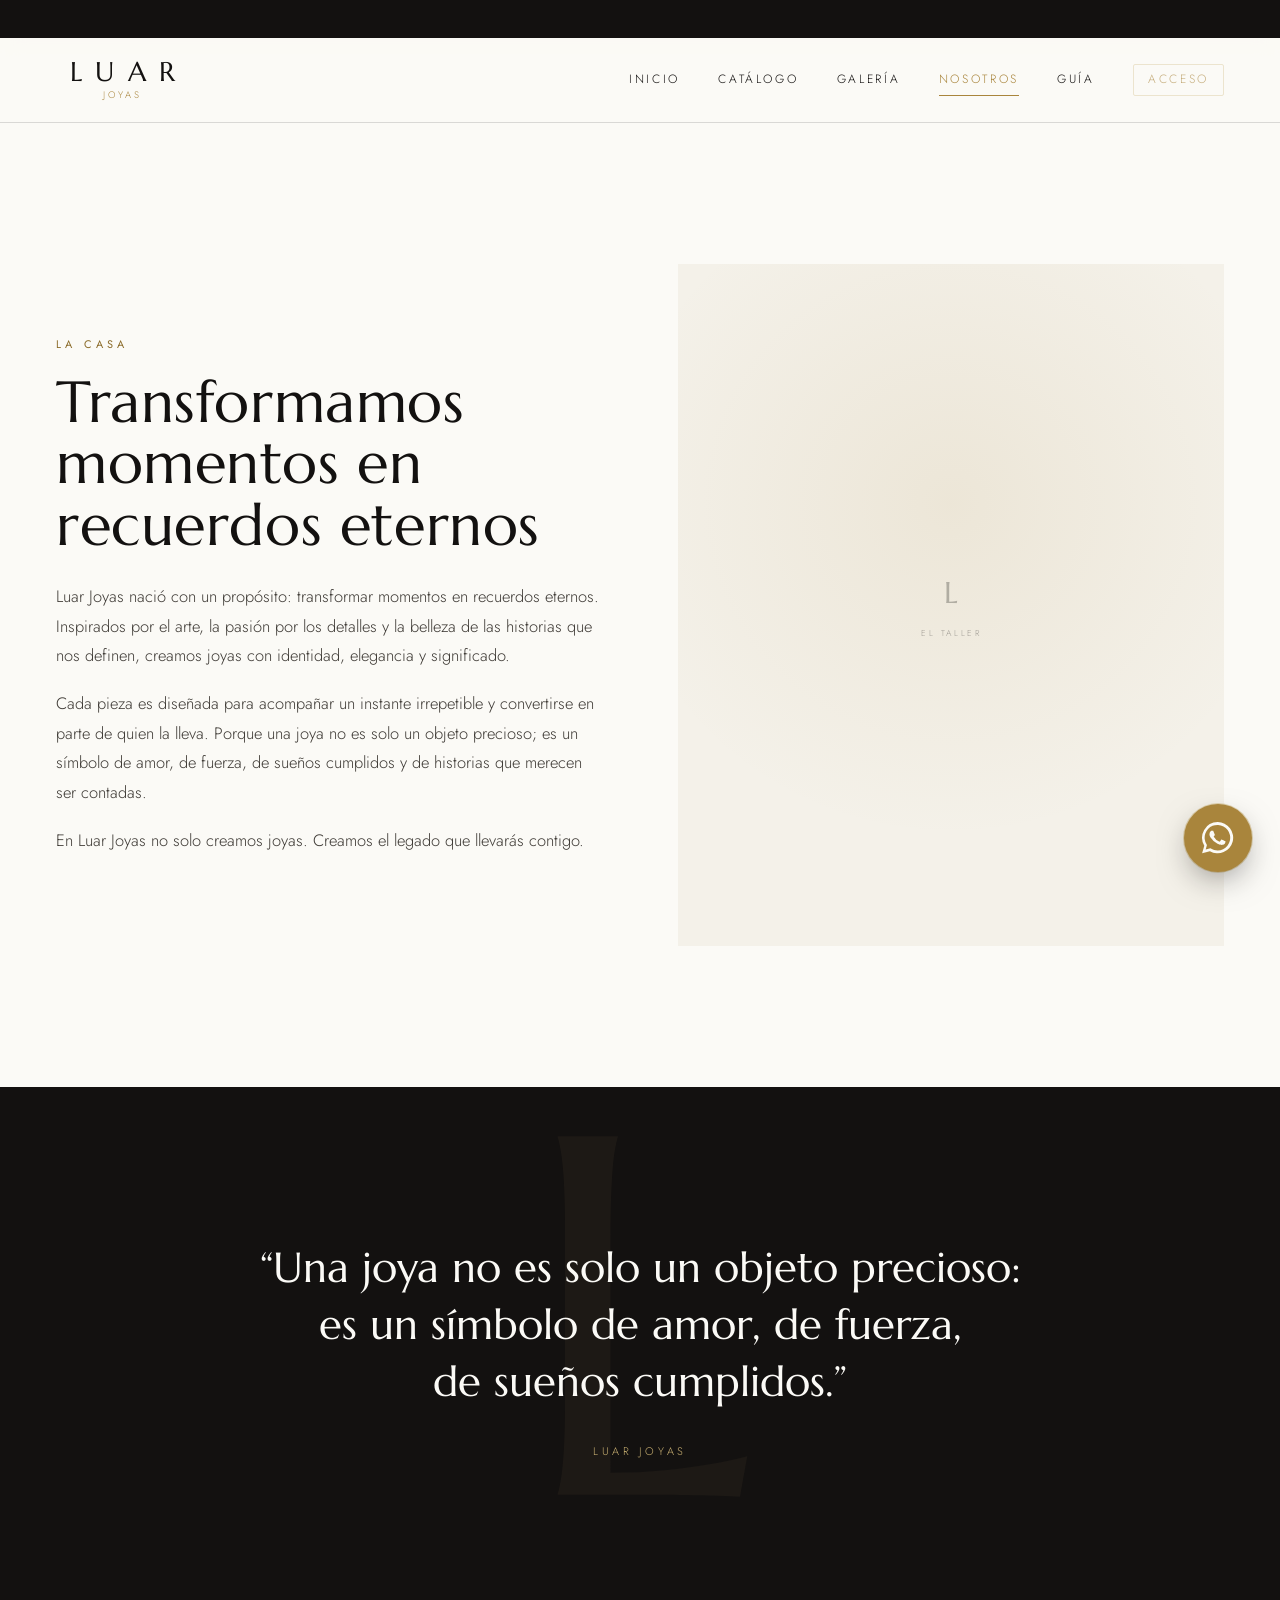
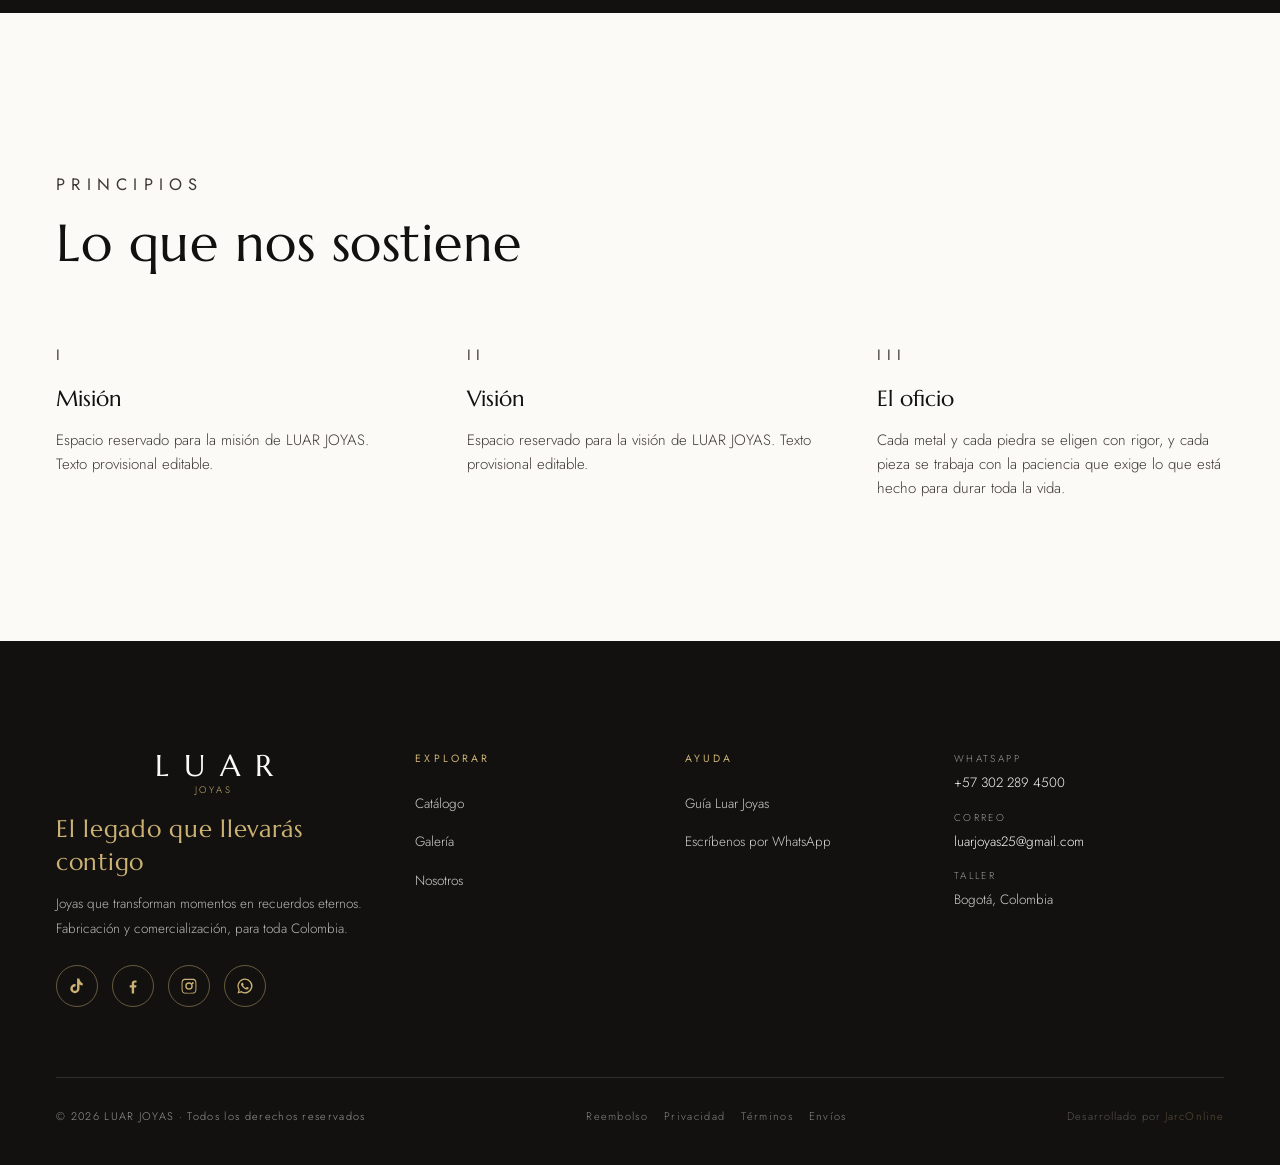
<file: nosotros.html>
<!DOCTYPE html>
<html lang="es">
<head>
  <meta charset="utf-8">
  <meta name="viewport" content="width=device-width, initial-scale=1">
  <title>LUAR JOYAS-Nosotros</title>
  <meta name="description" content="La historia de LUAR JOYAS: una casa dedicada a la fabricación y comercialización de joyas, metales y piedras preciosas en Bogotá.">
  <meta property="og:title" content="LUAR JOYAS — Nosotros">
  <meta property="og:description" content="Una casa dedicada a la fabricación y comercialización de joyas, metales y piedras preciosas.">
  <meta property="og:type" content="website">
  <meta property="og:locale" content="es_CO">
  <meta property="og:site_name" content="LUAR JOYAS">
  <link rel="icon" type="image/svg+xml" href="data:image/svg+xml,%3Csvg xmlns='http://www.w3.org/2000/svg' viewBox='0 0 64 64'%3E%3Crect width='64' height='64' fill='%23131110'/%3E%3Ctext x='32' y='45' font-family='Georgia,serif' font-size='38' fill='%23CBB273' text-anchor='middle'%3EL%3C/text%3E%3C/svg%3E">
  <link rel="preconnect" href="https://fonts.googleapis.com">
  <link rel="preconnect" href="https://fonts.gstatic.com" crossorigin>
  <link href="https://fonts.googleapis.com/css2?family=Marcellus&family=Jost:wght@300;400;500&display=swap" rel="stylesheet">
  <link rel="stylesheet" href="css/estilos.css">
  <!-- Google tag (gtag.js) -->
  <script async src="https://www.googletagmanager.com/gtag/js?id=G-1H5SMMC92T"></script>
  <script>
    window.dataLayer = window.dataLayer || [];
    function gtag(){dataLayer.push(arguments);}
    gtag('js', new Date());
    gtag('config', 'G-1H5SMMC92T');
  </script>
</head>
<body>

  <div class="aviso">Envíos asegurados a toda Colombia - Piezas elaboradas a <em>Mano</em></div>

  <header class="cabecera">
    <div class="cabecera__interior">
      <a href="index.html" class="marca" translate="no">
        <span class="marca__nombre">LUAR</span>
        <span class="marca__bajada">Joyas</span>
      </a>
      <nav class="navegacion">
        <a href="index.html">Inicio</a>
        <a href="catalogo.html">Catálogo</a>
        <a href="galeria.html">Galería</a>
        <a href="nosotros.html">Nosotros</a>
        <a href="faq.html">Guía</a>
        <a href="/admin/" class="nav-acceso">Acceso</a>
      </nav>
      <button class="boton-menu" aria-label="Abrir menú"><span></span><span></span><span></span></button>
    </div>
  </header>

  <main>

    <section class="seccion">
      <div class="contenedor">
        <div class="duo">
          <div class="duo__texto revela">
            <p class="etiqueta etiqueta--oro">La casa</p>
            <h1 id="nos-titular" class="titulo" style="font-size: clamp(32px, 4.6vw, 58px); margin: 18px 0 26px;">Transformamos<br>momentos en<br>recuerdos eternos</h1>
            <div id="nos-historia">
              <p>Luar Joyas nació con un propósito: transformar momentos en recuerdos eternos. Inspirados por el arte, la pasión por los detalles y la belleza de las historias que nos definen, creamos joyas con identidad, elegancia y significado.</p>
              <p>Cada pieza es diseñada para acompañar un instante irrepetible y convertirse en parte de quien la lleva. Porque una joya no es solo un objeto precioso; es un símbolo de amor, de fuerza, de sueños cumplidos y de historias que merecen ser contadas.</p>
              <p>En Luar Joyas no solo creamos joyas. Creamos el legado que llevarás contigo.</p>
            </div>
          </div>
          <div class="retrato revela revela--2">
            <!-- Cuando el cliente envíe la foto del taller,
                 guardarla como  img/taller.jpg  y descomentar:
            <img src="img/taller.jpg" alt="El taller de LUAR JOYAS">
            -->
            <div class="producto__pendiente"><b>L</b><span>El taller</span></div>
          </div>
        </div>
      </div>
    </section>

    <section class="cita">
      <blockquote class="revela">
        &ldquo;<span id="nos-cita">Una joya no es solo un objeto precioso:<br>es un símbolo de amor, de fuerza,<br>de sueños cumplidos.</span>&rdquo;
        <cite>Luar Joyas</cite>
      </blockquote>
    </section>

    <section class="seccion">
      <div class="contenedor">
        <div class="seccion__cabeza revela">
          <p class="etiqueta etiqueta--oro">Principios</p>
          <h2 class="titulo">Lo que nos sostiene</h2>
        </div>
        <div class="valores">
          <div class="revela">
            <p class="etiqueta">I</p>
            <h4>Misión</h4>
            <p id="nos-mision">Espacio reservado para la misión de LUAR JOYAS. Texto provisional editable.</p>
          </div>
          <div class="revela revela--2">
            <p class="etiqueta">II</p>
            <h4>Visión</h4>
            <p id="nos-vision">Espacio reservado para la visión de LUAR JOYAS. Texto provisional editable.</p>
          </div>
          <div class="revela revela--3">
            <p class="etiqueta">III</p>
            <h4>El oficio</h4>
            <p id="nos-oficio">Cada metal y cada piedra se eligen con rigor, y cada pieza se trabaja con la paciencia que exige lo que está hecho para durar toda la vida.</p>
          </div>
        </div>
      </div>
    </section>

  </main>

  <footer class="pie">
    <div class="contenedor">
      <div class="pie__rejilla">
        <div>
          <div class="marca" translate="no">
            <span class="marca__nombre">LUAR</span>
            <span class="marca__bajada">Joyas</span>
          </div>
          <p class="pie__slogan" data-slogan>El legado que llevarás contigo</p>
          <p class="pie__lema">Comercialización y fabricación de joyas, metales y piedras preciosas, para toda Colombia.</p>
          <div class="pie__redes" data-redes></div>
        </div>
        <div>
          <h5>Explorar</h5>
          <ul>
            <li><a href="catalogo.html">Catálogo</a></li>
            <li><a href="galeria.html">Galería</a></li>
            <li><a href="nosotros.html">Nosotros</a></li>
          </ul>
        </div>
        <div>
          <h5>Ayuda</h5>
          <ul>
            <li><a href="faq.html">Guía Luar Joyas</a></li>
            <li><a data-wsp-general href="#" target="_blank" rel="noopener noreferrer">Escríbenos por WhatsApp</a></li>
          </ul>
        </div>
        <div class="pie__contacto">
          <div><small>WhatsApp</small><a data-wsp-general href="#" target="_blank" rel="noopener noreferrer" translate="no">+57 302 289 4500</a></div>
          <div><small>Correo</small><a data-correo href="#"></a></div>
          <div><small>Taller</small><span>Bogotá, Colombia</span></div>
        </div>
      </div>
      <div class="pie__final">
        <span>© 2026 LUAR JOYAS · Todos los derechos reservados</span>
        <nav class="pie__legal" aria-label="Políticas">
          <a href="reembolso.html">Reembolso</a>
          <a href="privacidad.html">Privacidad</a>
          <a href="terminos.html">Términos</a>
          <a href="envios.html">Envíos</a>
        </nav>
        <span class="pie__dev">Desarrollado por <a href="https://jarconline.com/servicios" target="_blank" rel="noopener noreferrer">JarcOnline</a></span>
      </div>
    </div>
  </footer>

  <a class="wsp-flotante" data-wsp-general href="#" target="_blank" rel="noopener noreferrer" aria-label="Escribir por WhatsApp">
    <svg viewBox="0 0 24 24"><path d="M12 2a10 10 0 0 0-8.6 15.1L2 22l5-1.3A10 10 0 1 0 12 2Zm0 18.2c-1.6 0-3.1-.4-4.4-1.2l-.3-.2-3 .8.8-2.9-.2-.3A8.2 8.2 0 1 1 12 20.2Zm4.5-6.1c-.2-.1-1.5-.7-1.7-.8-.2-.1-.4-.1-.6.1-.2.2-.6.8-.8 1-.1.2-.3.2-.5.1a6.7 6.7 0 0 1-3.3-2.9c-.3-.4 0-.5.1-.7l.4-.5c.1-.2.1-.3 0-.5l-.8-1.9c-.2-.5-.4-.4-.6-.4h-.5c-.2 0-.5.1-.7.3-.9.9-1.1 2.2-.2 3.8a12 12 0 0 0 4.6 4.2c1.7.8 2.4.8 3.2.7.5-.1 1.5-.6 1.7-1.2.2-.6.2-1.1.1-1.2 0 0-.2-.1-.4-.1Z"/></svg>
  </a>

  <script src="js/main.js"></script>
</body>
</html>
</file>
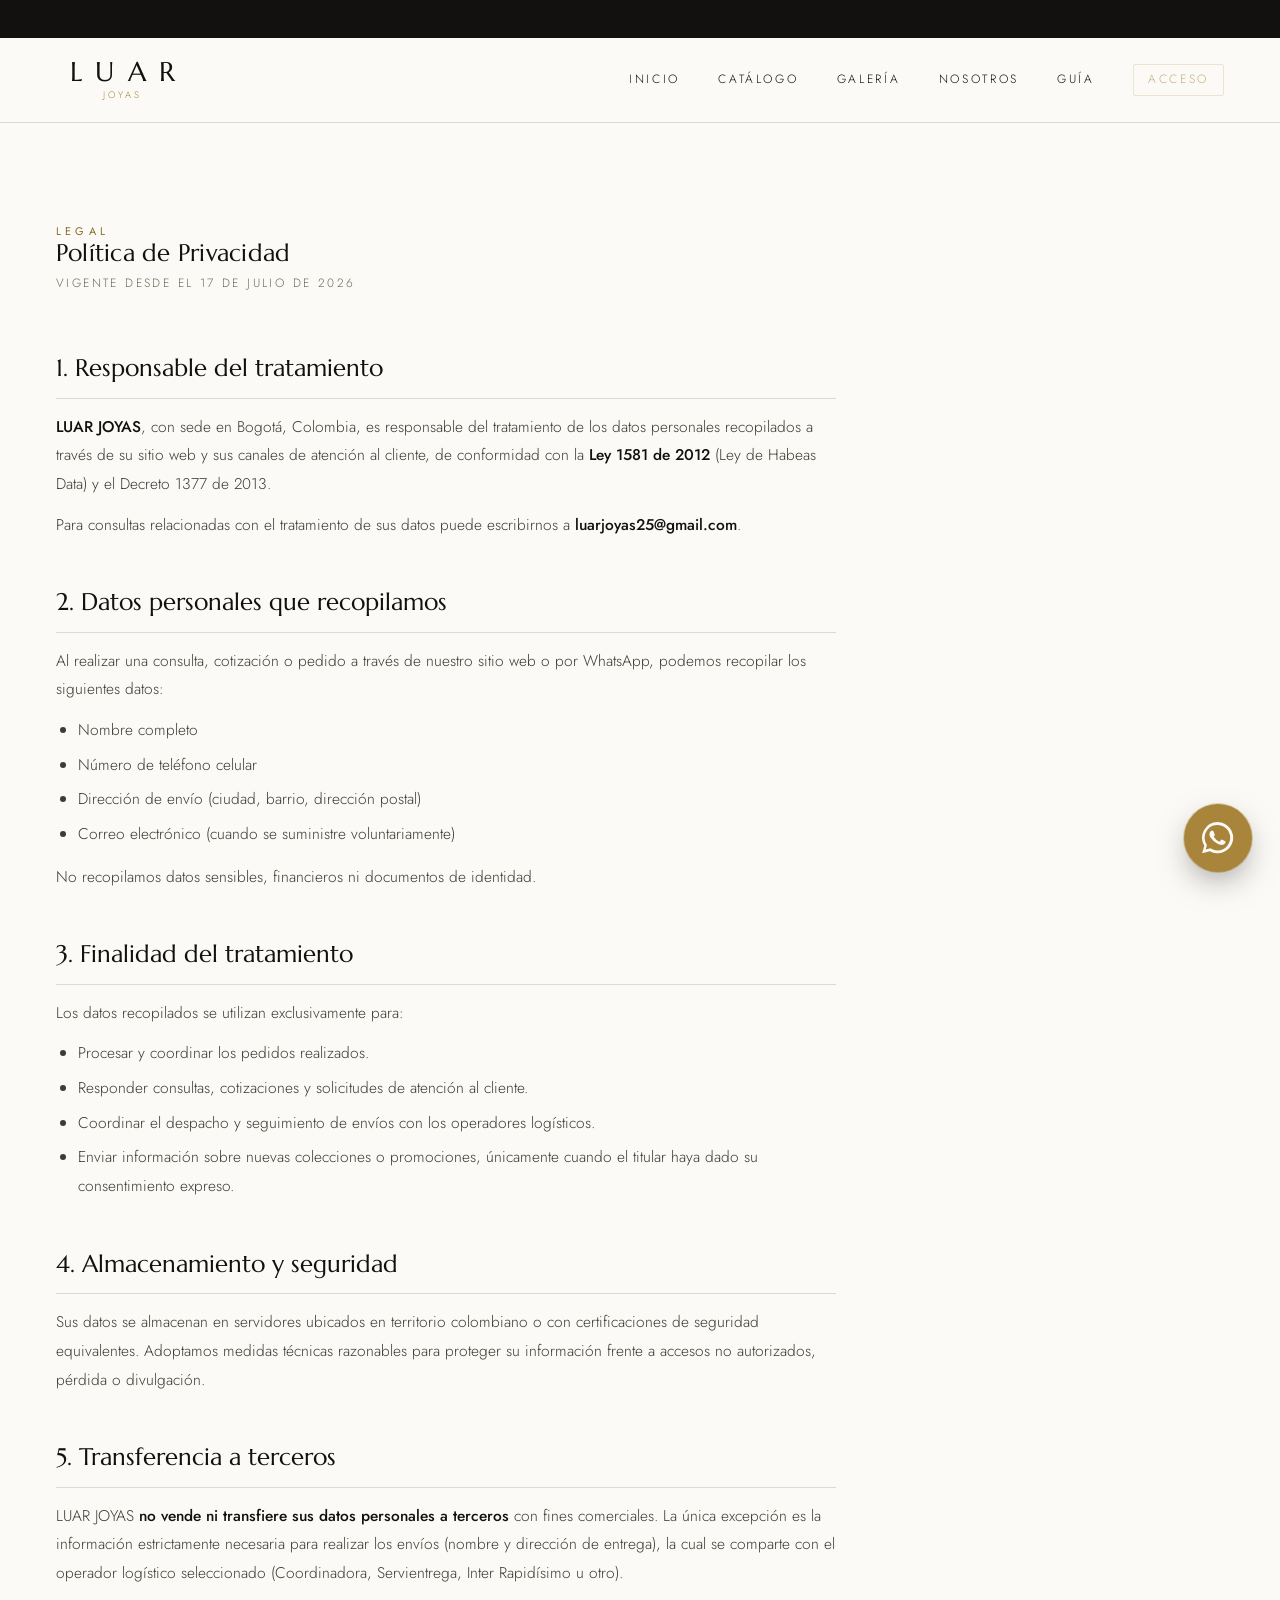
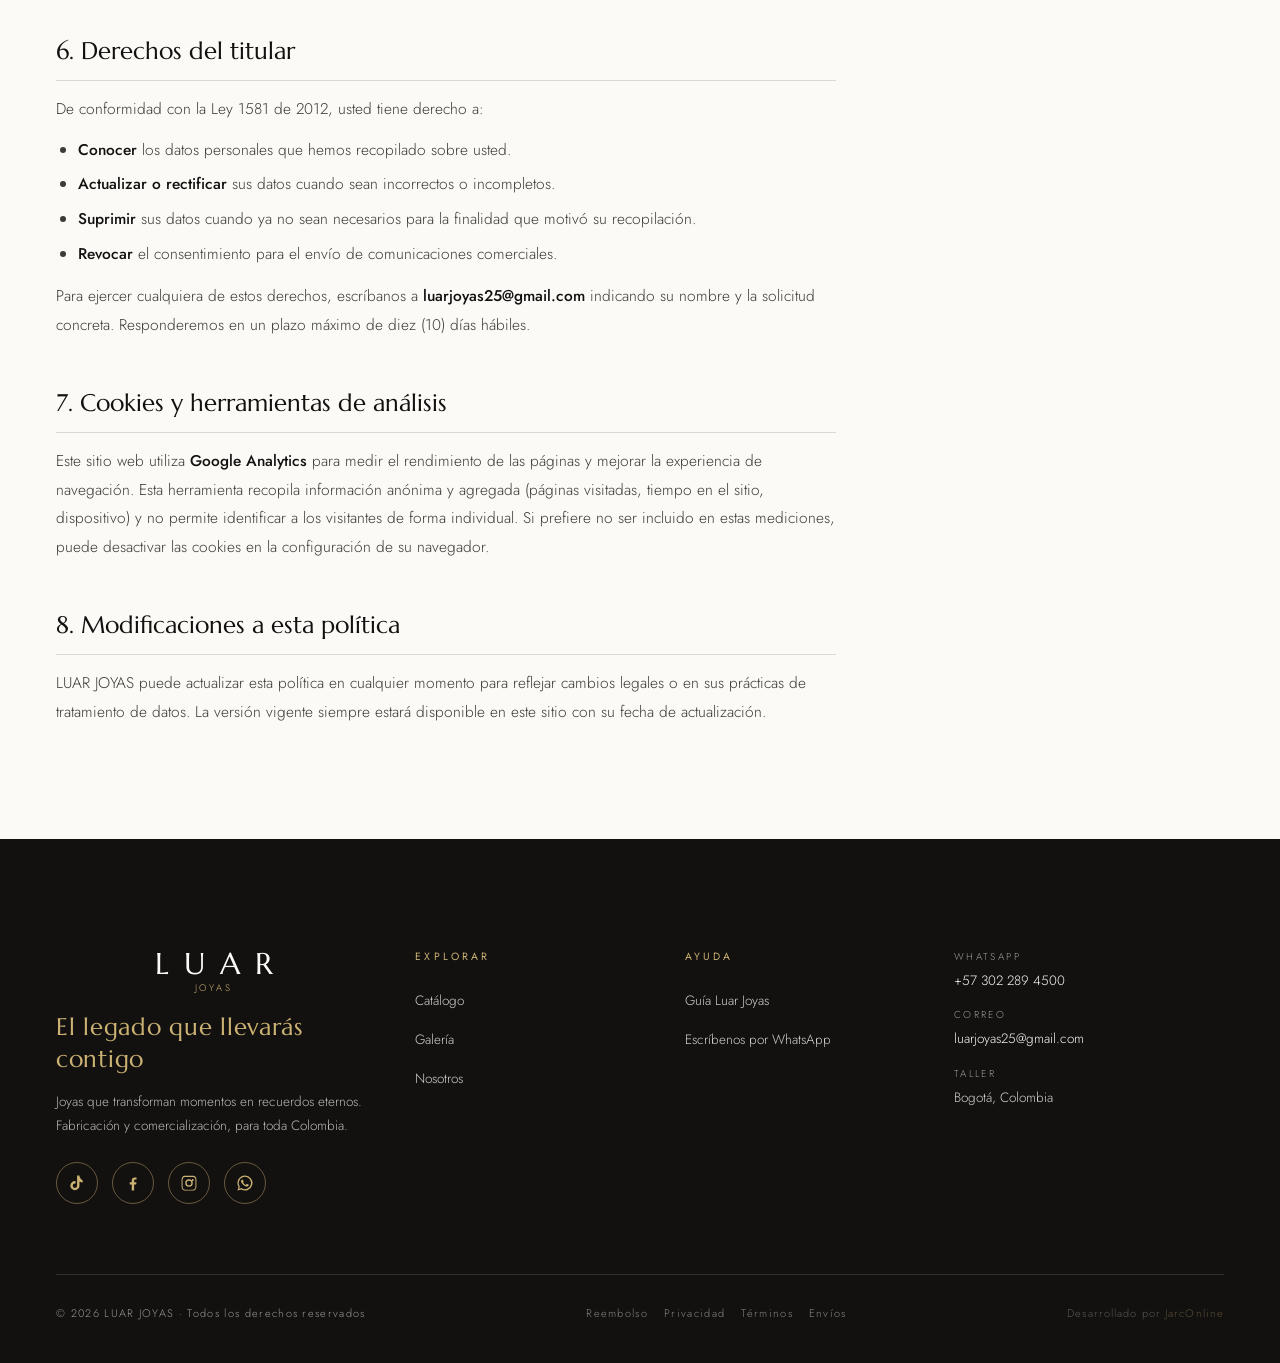
<file: privacidad.html>
<!DOCTYPE html>
<html lang="es">
<head>
  <meta charset="utf-8">
  <meta name="viewport" content="width=device-width, initial-scale=1">
  <title>LUAR JOYAS — Política de Privacidad</title>
  <meta name="description" content="Política de privacidad y tratamiento de datos personales de LUAR JOYAS, en cumplimiento de la Ley 1581 de 2012 (habeas data).">
  <meta property="og:title" content="LUAR JOYAS — Política de Privacidad">
  <meta property="og:type" content="website">
  <meta property="og:locale" content="es_CO">
  <meta property="og:site_name" content="LUAR JOYAS">
  <link rel="icon" type="image/svg+xml" href="data:image/svg+xml,%3Csvg xmlns='http://www.w3.org/2000/svg' viewBox='0 0 64 64'%3E%3Crect width='64' height='64' fill='%23131110'/%3E%3Ctext x='32' y='45' font-family='Georgia,serif' font-size='38' fill='%23CBB273' text-anchor='middle'%3EL%3C/text%3E%3C/svg%3E">
  <link rel="preconnect" href="https://fonts.googleapis.com">
  <link rel="preconnect" href="https://fonts.gstatic.com" crossorigin>
  <link href="https://fonts.googleapis.com/css2?family=Marcellus&family=Jost:wght@300;400;500&display=swap" rel="stylesheet">
  <link rel="stylesheet" href="css/estilos.css">
  <!-- Google tag (gtag.js) -->
  <script async src="https://www.googletagmanager.com/gtag/js?id=G-1H5SMMC92T"></script>
  <script>
    window.dataLayer = window.dataLayer || [];
    function gtag(){dataLayer.push(arguments);}
    gtag('js', new Date());
    gtag('config', 'G-1H5SMMC92T');
  </script>
</head>
<body>

  <div class="aviso">Envíos asegurados a toda Colombia - Piezas elaboradas a <em>Mano</em></div>

  <header class="cabecera">
    <div class="cabecera__interior">
      <a href="index.html" class="marca" translate="no">
        <span class="marca__nombre">LUAR</span>
        <span class="marca__bajada">Joyas</span>
      </a>
      <nav class="navegacion">
        <a href="index.html">Inicio</a>
        <a href="catalogo.html">Catálogo</a>
        <a href="galeria.html">Galería</a>
        <a href="nosotros.html">Nosotros</a>
        <a href="faq.html">Guía</a>
        <a href="/admin/" class="nav-acceso">Acceso</a>
      </nav>
      <button class="boton-menu" aria-label="Abrir menú"><span></span><span></span><span></span></button>
    </div>
  </header>

  <main>
    <section class="seccion--apretada" style="padding-top: clamp(56px, 8vw, 100px);">
      <div class="contenedor">
        <div class="politica">
          <p class="etiqueta etiqueta--oro">Legal</p>
          <h1 class="titulo">Política de Privacidad</h1>
          <p class="politica__fecha">Vigente desde el 17 de julio de 2026</p>

          <div class="politica__cuerpo" data-politica="privacidad">

            <h2>1. Responsable del tratamiento</h2>
            <p><strong>LUAR JOYAS</strong>, con sede en Bogotá, Colombia, es responsable del tratamiento de los datos personales recopilados a través de su sitio web y sus canales de atención al cliente, de conformidad con la <strong>Ley 1581 de 2012</strong> (Ley de Habeas Data) y el Decreto 1377 de 2013.</p>
            <p>Para consultas relacionadas con el tratamiento de sus datos puede escribirnos a <strong>luarjoyas25@gmail.com</strong>.</p>

            <h2>2. Datos personales que recopilamos</h2>
            <p>Al realizar una consulta, cotización o pedido a través de nuestro sitio web o por WhatsApp, podemos recopilar los siguientes datos:</p>
            <ul>
              <li>Nombre completo</li>
              <li>Número de teléfono celular</li>
              <li>Dirección de envío (ciudad, barrio, dirección postal)</li>
              <li>Correo electrónico (cuando se suministre voluntariamente)</li>
            </ul>
            <p>No recopilamos datos sensibles, financieros ni documentos de identidad.</p>

            <h2>3. Finalidad del tratamiento</h2>
            <p>Los datos recopilados se utilizan exclusivamente para:</p>
            <ul>
              <li>Procesar y coordinar los pedidos realizados.</li>
              <li>Responder consultas, cotizaciones y solicitudes de atención al cliente.</li>
              <li>Coordinar el despacho y seguimiento de envíos con los operadores logísticos.</li>
              <li>Enviar información sobre nuevas colecciones o promociones, únicamente cuando el titular haya dado su consentimiento expreso.</li>
            </ul>

            <h2>4. Almacenamiento y seguridad</h2>
            <p>Sus datos se almacenan en servidores ubicados en territorio colombiano o con certificaciones de seguridad equivalentes. Adoptamos medidas técnicas razonables para proteger su información frente a accesos no autorizados, pérdida o divulgación.</p>
            <p>La información de conversaciones de WhatsApp se rige adicionalmente por la <a href="https://www.whatsapp.com/legal/privacy-policy" target="_blank" rel="noopener noreferrer" style="color:var(--oro-texto);text-decoration:underline">política de privacidad de WhatsApp</a>.</p>

            <h2>5. Transferencia a terceros</h2>
            <p>LUAR JOYAS <strong>no vende ni transfiere sus datos personales a terceros</strong> con fines comerciales. La única excepción es la información estrictamente necesaria para realizar los envíos (nombre y dirección de entrega), la cual se comparte con el operador logístico seleccionado (Coordinadora, Servientrega, Inter Rapidísimo u otro), quienes tienen sus propias políticas de privacidad.</p>

            <h2>6. Derechos del titular</h2>
            <p>De conformidad con la Ley 1581 de 2012, usted tiene derecho a:</p>
            <ul>
              <li><strong>Conocer</strong> los datos personales que hemos recopilado sobre usted.</li>
              <li><strong>Actualizar o rectificar</strong> sus datos cuando sean incorrectos o incompletos.</li>
              <li><strong>Suprimir</strong> sus datos cuando ya no sean necesarios para la finalidad que motivó su recopilación.</li>
              <li><strong>Revocar</strong> el consentimiento para el envío de comunicaciones comerciales.</li>
            </ul>
            <p>Para ejercer cualquiera de estos derechos, escríbanos a <strong>luarjoyas25@gmail.com</strong> indicando su nombre y la solicitud concreta. Responderemos en un plazo máximo de diez (10) días hábiles.</p>

            <h2>7. Cookies y herramientas de análisis</h2>
            <p>Este sitio web puede utilizar herramientas de análisis de tráfico como <strong>Google Analytics</strong> y <strong>Microsoft Clarity</strong> para medir el rendimiento de las páginas y mejorar la experiencia de navegación. Estas herramientas recopilan información anónima y agregada (páginas visitadas, tiempo en el sitio, dispositivo) y no permiten identificar a los visitantes de forma individual.</p>
            <p>Si prefiere no ser incluido en estas mediciones, puede desactivar las cookies en la configuración de su navegador.</p>

            <h2>8. Modificaciones a esta política</h2>
            <p>LUAR JOYAS puede actualizar esta política en cualquier momento para reflejar cambios legales o en sus prácticas de tratamiento de datos. La versión vigente siempre estará disponible en este sitio con su fecha de actualización.</p>

          </div>
        </div>
      </div>
    </section>
  </main>

  <footer class="pie">
    <div class="contenedor">
      <div class="pie__rejilla">
        <div>
          <div class="marca" translate="no">
            <span class="marca__nombre">LUAR</span>
            <span class="marca__bajada">Joyas</span>
          </div>
          <p class="pie__slogan" data-slogan>El legado que llevarás contigo</p>
          <p class="pie__lema">Comercialización y fabricación de joyas, metales y piedras preciosas, para toda Colombia.</p>
          <div class="pie__redes" data-redes></div>
        </div>
        <div>
          <h5>Explorar</h5>
          <ul>
            <li><a href="catalogo.html">Catálogo</a></li>
            <li><a href="galeria.html">Galería</a></li>
            <li><a href="nosotros.html">Nosotros</a></li>
          </ul>
        </div>
        <div>
          <h5>Ayuda</h5>
          <ul>
            <li><a href="faq.html">Guía Luar Joyas</a></li>
            <li><a data-wsp-general href="#" target="_blank" rel="noopener noreferrer">Escríbenos por WhatsApp</a></li>
          </ul>
        </div>
        <div class="pie__contacto">
          <div><small>WhatsApp</small><a data-wsp-general href="#" target="_blank" rel="noopener noreferrer" translate="no">+57 302 289 4500</a></div>
          <div><small>Correo</small><a data-correo href="#"></a></div>
          <div><small>Taller</small><span>Bogotá, Colombia</span></div>
        </div>
      </div>
      <div class="pie__final">
        <span>© 2026 LUAR JOYAS · Todos los derechos reservados</span>
        <nav class="pie__legal" aria-label="Políticas">
          <a href="reembolso.html">Reembolso</a>
          <a href="privacidad.html">Privacidad</a>
          <a href="terminos.html">Términos</a>
          <a href="envios.html">Envíos</a>
        </nav>
        <span class="pie__dev">Desarrollado por <a href="https://jarconline.com/servicios" target="_blank" rel="noopener noreferrer">JarcOnline</a></span>
      </div>
    </div>
  </footer>

  <a class="wsp-flotante" data-wsp-general href="#" target="_blank" rel="noopener noreferrer" aria-label="Escribir por WhatsApp">
    <svg viewBox="0 0 24 24"><path d="M12 2a10 10 0 0 0-8.6 15.1L2 22l5-1.3A10 10 0 1 0 12 2Zm0 18.2c-1.6 0-3.1-.4-4.4-1.2l-.3-.2-3 .8.8-2.9-.2-.3A8.2 8.2 0 1 1 12 20.2Zm4.5-6.1c-.2-.1-1.5-.7-1.7-.8-.2-.1-.4-.1-.6.1-.2.2-.6.8-.8 1-.1.2-.3.2-.5.1a6.7 6.7 0 0 1-3.3-2.9c-.3-.4 0-.5.1-.7l.4-.5c.1-.2.1-.3 0-.5l-.8-1.9c-.2-.5-.4-.4-.6-.4h-.5c-.2 0-.5.1-.7.3-.9.9-1.1 2.2-.2 3.8a12 12 0 0 0 4.6 4.2c1.7.8 2.4.8 3.2.7.5-.1 1.5-.6 1.7-1.2.2-.6.2-1.1.1-1.2 0 0-.2-.1-.4-.1Z"/></svg>
  </a>

  <script src="js/main.js"></script>
</body>
</html>
</file>
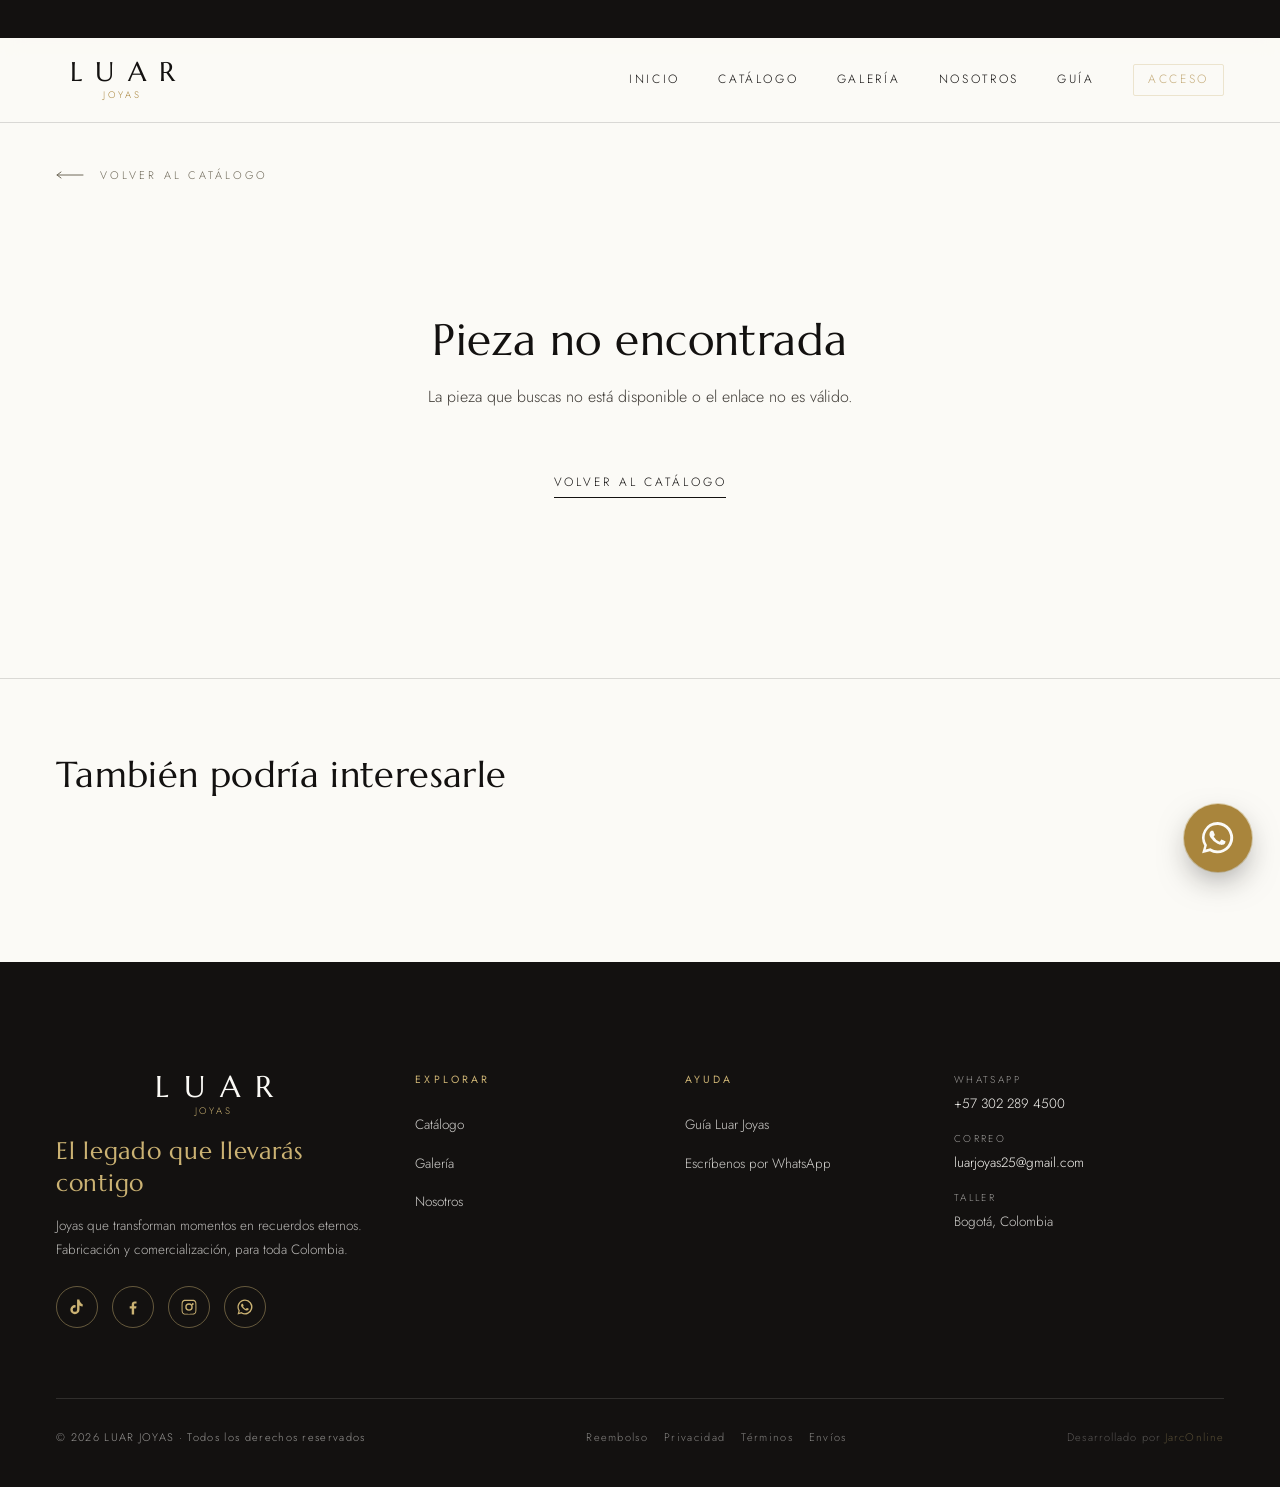
<file: producto.html>
<!DOCTYPE html>
<html lang="es">
<head>
  <meta charset="utf-8">
  <meta name="viewport" content="width=device-width, initial-scale=1">
  <title>LUAR JOYAS — Producto</title>
  <meta name="description" content="Detalle de la pieza en LUAR JOYAS. Alta joyería y línea de la casa en oro y piedras preciosas.">
  <meta property="og:title" content="LUAR JOYAS — Producto">
  <meta property="og:description" content="Alta joyería hecha a mano en Bogotá.">
  <meta property="og:type" content="website">
  <meta property="og:locale" content="es_CO">
  <meta property="og:site_name" content="LUAR JOYAS">
  <link rel="icon" type="image/svg+xml" href="data:image/svg+xml,%3Csvg xmlns='http://www.w3.org/2000/svg' viewBox='0 0 64 64'%3E%3Crect width='64' height='64' fill='%23131110'/%3E%3Ctext x='32' y='45' font-family='Georgia,serif' font-size='38' fill='%23CBB273' text-anchor='middle'%3EL%3C/text%3E%3C/svg%3E">
  <link rel="preconnect" href="https://fonts.googleapis.com">
  <link rel="preconnect" href="https://fonts.gstatic.com" crossorigin>
  <link href="https://fonts.googleapis.com/css2?family=Marcellus&family=Jost:wght@300;400;500&display=swap" rel="stylesheet">
  <link rel="stylesheet" href="css/estilos.css">
  <!-- Google tag (gtag.js) -->
  <script async src="https://www.googletagmanager.com/gtag/js?id=G-1H5SMMC92T"></script>
  <script>
    window.dataLayer = window.dataLayer || [];
    function gtag(){dataLayer.push(arguments);}
    gtag('js', new Date());
    gtag('config', 'G-1H5SMMC92T');
  </script>
</head>
<body>

  <div class="aviso"></div>

  <header class="cabecera">
    <div class="cabecera__interior">
      <a href="index.html" class="marca" translate="no">
        <span class="marca__nombre">LUAR</span>
        <span class="marca__bajada">Joyas</span>
      </a>
      <nav class="navegacion">
        <a href="index.html">Inicio</a>
        <a href="catalogo.html">Catálogo</a>
        <a href="galeria.html">Galería</a>
        <a href="nosotros.html">Nosotros</a>
        <a href="faq.html">Guía</a>
        <a href="/admin/" class="nav-acceso">Acceso</a>
      </nav>
      <button class="boton-menu" aria-label="Abrir menú"><span></span><span></span><span></span></button>
    </div>
  </header>

  <main>
    <div class="contenedor" style="padding-top: clamp(24px, 3vw, 40px);">
      <a href="catalogo.html" class="volver">
        <svg class="volver__flecha" viewBox="0 0 28 8" aria-hidden="true">
          <path d="M27 4H1M5 1 1 4l4 3" fill="none" stroke="currentColor" stroke-width="1" stroke-linecap="round" stroke-linejoin="round"/>
        </svg>
        <span>Volver al catálogo</span>
      </a>
    </div>

    <!-- La vista de detalle se rellena en JS con el producto de ?id=X -->
    <section class="detalle contenedor" id="detalle"></section>

    <section class="filo">
      <div class="contenedor" style="padding-top: clamp(50px, 6vw, 80px); padding-bottom: clamp(70px, 10vw, 130px);">
        <h2 class="titulo detalle__mas-titulo">También podría interesarle</h2>
        <div class="rejilla-productos" id="rejilla-relacionados"></div>
      </div>
    </section>
  </main>

  <footer class="pie">
    <div class="contenedor">
      <div class="pie__rejilla">
        <div>
          <div class="marca" translate="no">
            <span class="marca__nombre">LUAR</span>
            <span class="marca__bajada">Joyas</span>
          </div>
          <p class="pie__slogan" data-slogan>El legado que llevarás contigo</p>
          <p class="pie__lema">Comercialización y fabricación de joyas, metales y piedras preciosas, para toda Colombia.</p>
          <div class="pie__redes" data-redes></div>
        </div>
        <div>
          <h5>Explorar</h5>
          <ul>
            <li><a href="catalogo.html">Catálogo</a></li>
            <li><a href="galeria.html">Galería</a></li>
            <li><a href="nosotros.html">Nosotros</a></li>
          </ul>
        </div>
        <div>
          <h5>Ayuda</h5>
          <ul>
            <li><a href="faq.html">Guía Luar Joyas</a></li>
            <li><a data-wsp-general href="#" target="_blank" rel="noopener noreferrer">Escríbenos por WhatsApp</a></li>
          </ul>
        </div>
        <div class="pie__contacto">
          <div><small>WhatsApp</small><a data-wsp-general href="#" target="_blank" rel="noopener noreferrer" translate="no">+57 302 289 4500</a></div>
          <div><small>Correo</small><a data-correo href="#"></a></div>
          <div><small>Taller</small><span>Bogotá, Colombia</span></div>
        </div>
      </div>
      <div class="pie__final">
        <span>© 2026 LUAR JOYAS · Todos los derechos reservados</span>
        <nav class="pie__legal" aria-label="Políticas">
          <a href="reembolso.html">Reembolso</a>
          <a href="privacidad.html">Privacidad</a>
          <a href="terminos.html">Términos</a>
          <a href="envios.html">Envíos</a>
        </nav>
        <span class="pie__dev">Desarrollado por <a href="https://jarconline.com/servicios" target="_blank" rel="noopener noreferrer">JarcOnline</a></span>
      </div>
    </div>
  </footer>

  <a class="wsp-flotante" data-wsp-general href="#" target="_blank" rel="noopener noreferrer" aria-label="Escribir por WhatsApp">
    <svg viewBox="0 0 24 24"><path d="M12 2a10 10 0 0 0-8.6 15.1L2 22l5-1.3A10 10 0 1 0 12 2Zm0 18.2c-1.6 0-3.1-.4-4.4-1.2l-.3-.2-3 .8.8-2.9-.2-.3A8.2 8.2 0 1 1 12 20.2Zm4.5-6.1c-.2-.1-1.5-.7-1.7-.8-.2-.1-.4-.1-.6.1-.2.2-.6.8-.8 1-.1.2-.3.2-.5.1a6.7 6.7 0 0 1-3.3-2.9c-.3-.4 0-.5.1-.7l.4-.5c.1-.2.1-.3 0-.5l-.8-1.9c-.2-.5-.4-.4-.6-.4h-.5c-.2 0-.5.1-.7.3-.9.9-1.1 2.2-.2 3.8a12 12 0 0 0 4.6 4.2c1.7.8 2.4.8 3.2.7.5-.1 1.5-.6 1.7-1.2.2-.6.2-1.1.1-1.2 0 0-.2-.1-.4-.1Z"/></svg>
  </a>

  <script src="js/main.js"></script>
</body>
</html>
</file>
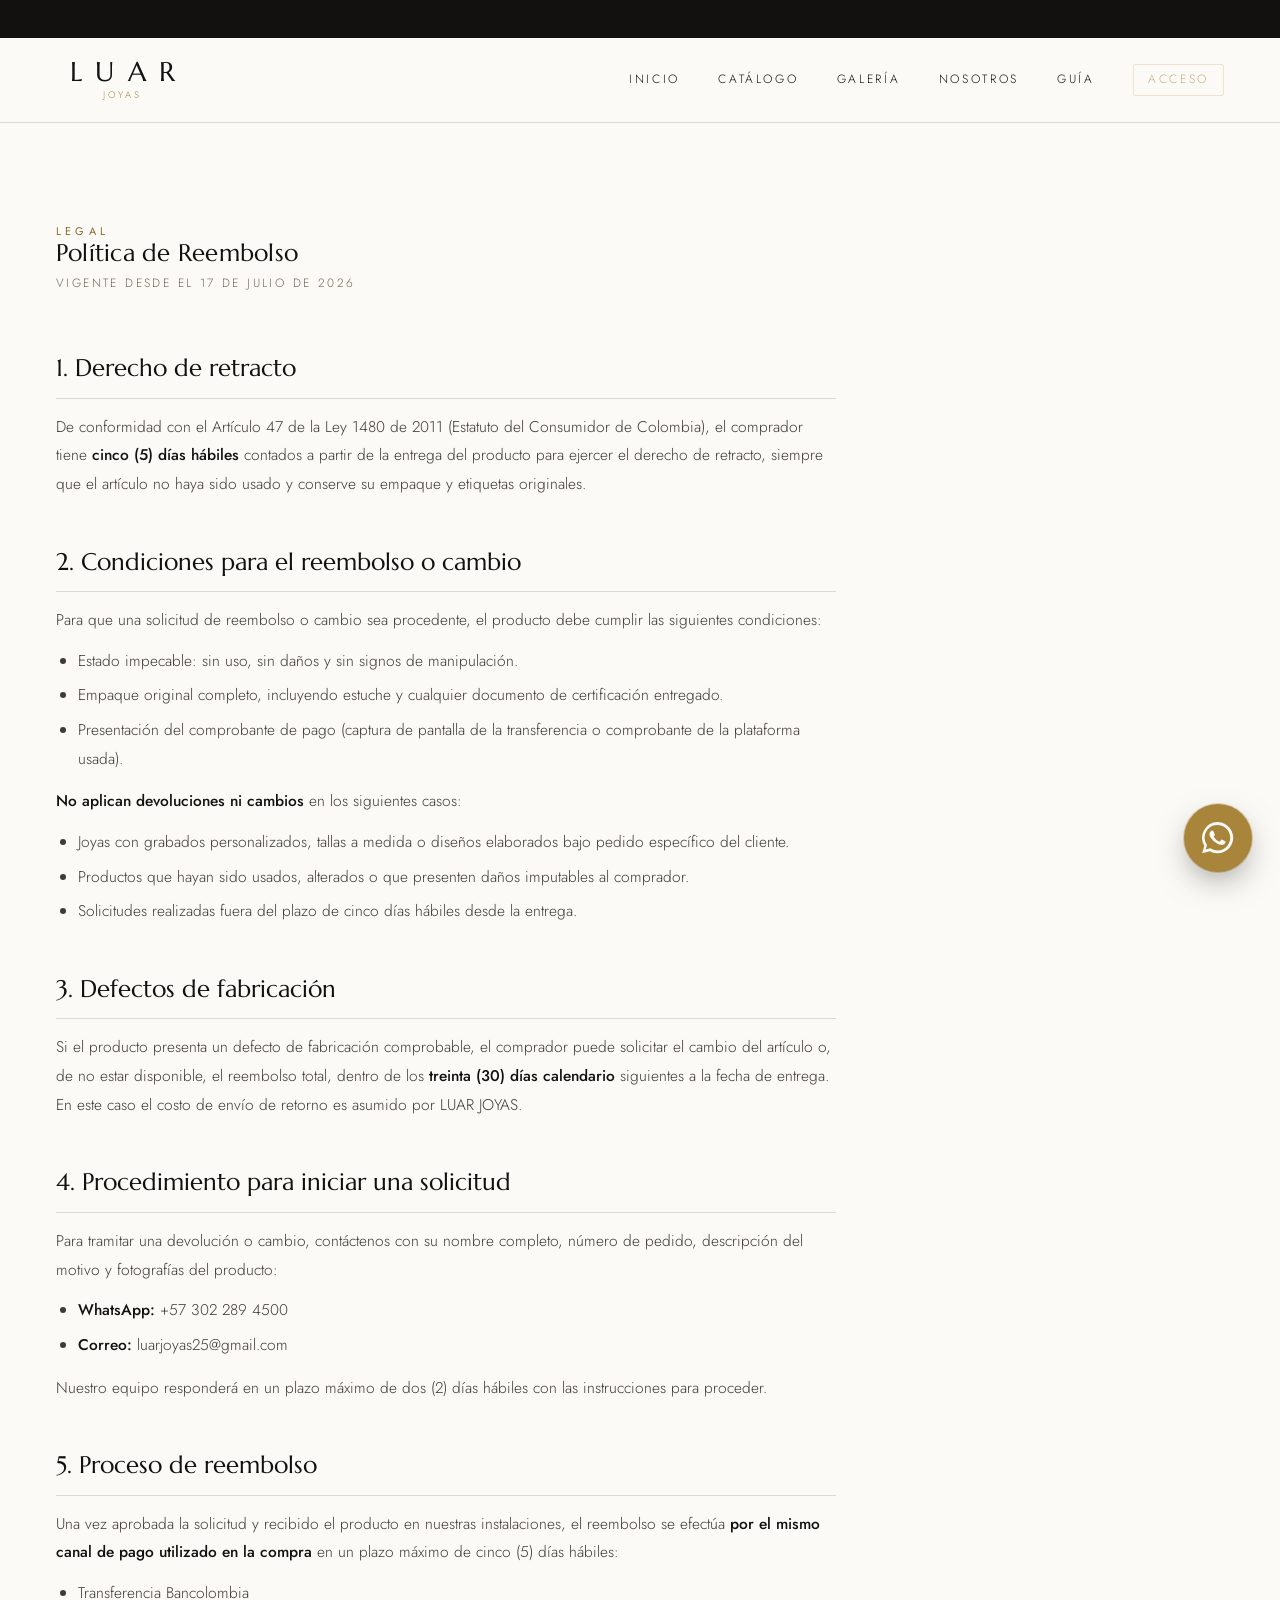
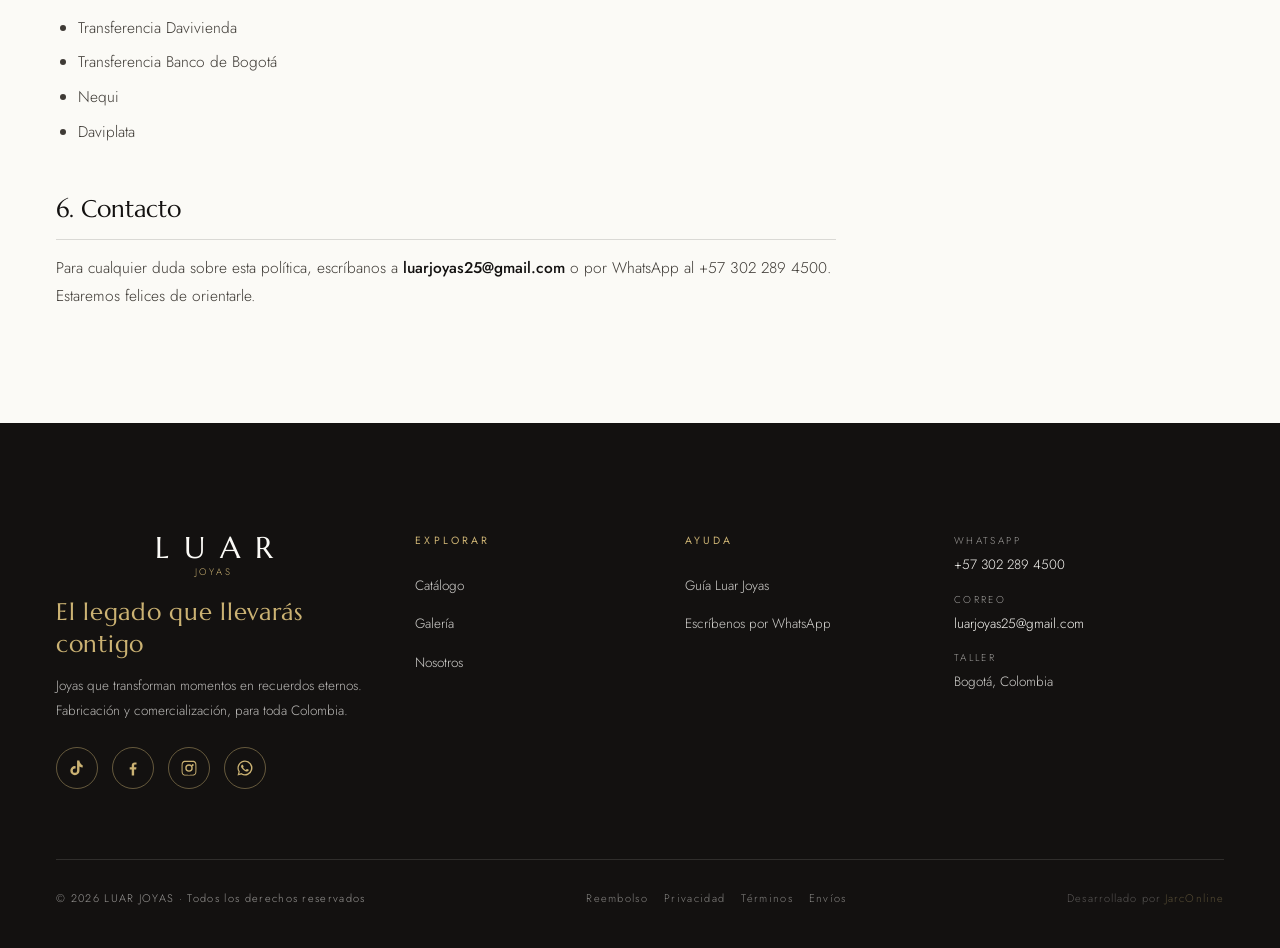
<file: reembolso.html>
<!DOCTYPE html>
<html lang="es">
<head>
  <meta charset="utf-8">
  <meta name="viewport" content="width=device-width, initial-scale=1">
  <title>LUAR JOYAS — Política de Reembolso</title>
  <meta name="description" content="Política de reembolso y devoluciones de LUAR JOYAS. Conozca sus derechos como consumidor y el proceso para solicitar un cambio o reembolso.">
  <meta property="og:title" content="LUAR JOYAS — Política de Reembolso">
  <meta property="og:type" content="website">
  <meta property="og:locale" content="es_CO">
  <meta property="og:site_name" content="LUAR JOYAS">
  <link rel="icon" type="image/svg+xml" href="data:image/svg+xml,%3Csvg xmlns='http://www.w3.org/2000/svg' viewBox='0 0 64 64'%3E%3Crect width='64' height='64' fill='%23131110'/%3E%3Ctext x='32' y='45' font-family='Georgia,serif' font-size='38' fill='%23CBB273' text-anchor='middle'%3EL%3C/text%3E%3C/svg%3E">
  <link rel="preconnect" href="https://fonts.googleapis.com">
  <link rel="preconnect" href="https://fonts.gstatic.com" crossorigin>
  <link href="https://fonts.googleapis.com/css2?family=Marcellus&family=Jost:wght@300;400;500&display=swap" rel="stylesheet">
  <link rel="stylesheet" href="css/estilos.css">
  <!-- Google tag (gtag.js) -->
  <script async src="https://www.googletagmanager.com/gtag/js?id=G-1H5SMMC92T"></script>
  <script>
    window.dataLayer = window.dataLayer || [];
    function gtag(){dataLayer.push(arguments);}
    gtag('js', new Date());
    gtag('config', 'G-1H5SMMC92T');
  </script>
</head>
<body>

  <div class="aviso">Envíos asegurados a toda Colombia - Piezas elaboradas a <em>Mano</em></div>

  <header class="cabecera">
    <div class="cabecera__interior">
      <a href="index.html" class="marca" translate="no">
        <span class="marca__nombre">LUAR</span>
        <span class="marca__bajada">Joyas</span>
      </a>
      <nav class="navegacion">
        <a href="index.html">Inicio</a>
        <a href="catalogo.html">Catálogo</a>
        <a href="galeria.html">Galería</a>
        <a href="nosotros.html">Nosotros</a>
        <a href="faq.html">Guía</a>
        <a href="/admin/" class="nav-acceso">Acceso</a>
      </nav>
      <button class="boton-menu" aria-label="Abrir menú"><span></span><span></span><span></span></button>
    </div>
  </header>

  <main>
    <section class="seccion--apretada" style="padding-top: clamp(56px, 8vw, 100px);">
      <div class="contenedor">
        <div class="politica">
          <p class="etiqueta etiqueta--oro">Legal</p>
          <h1 class="titulo">Política de Reembolso</h1>
          <p class="politica__fecha">Vigente desde el 17 de julio de 2026</p>

          <div class="politica__cuerpo" data-politica="reembolso"></div>
        </div>
      </div>
    </section>
  </main>

  <footer class="pie">
    <div class="contenedor">
      <div class="pie__rejilla">
        <div>
          <div class="marca" translate="no">
            <span class="marca__nombre">LUAR</span>
            <span class="marca__bajada">Joyas</span>
          </div>
          <p class="pie__slogan" data-slogan>El legado que llevarás contigo</p>
          <p class="pie__lema">Comercialización y fabricación de joyas, metales y piedras preciosas, para toda Colombia.</p>
          <div class="pie__redes" data-redes></div>
        </div>
        <div>
          <h5>Explorar</h5>
          <ul>
            <li><a href="catalogo.html">Catálogo</a></li>
            <li><a href="galeria.html">Galería</a></li>
            <li><a href="nosotros.html">Nosotros</a></li>
          </ul>
        </div>
        <div>
          <h5>Ayuda</h5>
          <ul>
            <li><a href="faq.html">Guía Luar Joyas</a></li>
            <li><a data-wsp-general href="#" target="_blank" rel="noopener noreferrer">Escríbenos por WhatsApp</a></li>
          </ul>
        </div>
        <div class="pie__contacto">
          <div><small>WhatsApp</small><a data-wsp-general href="#" target="_blank" rel="noopener noreferrer" translate="no">+57 302 289 4500</a></div>
          <div><small>Correo</small><a data-correo href="#"></a></div>
          <div><small>Taller</small><span>Bogotá, Colombia</span></div>
        </div>
      </div>
      <div class="pie__final">
        <span>© 2026 LUAR JOYAS · Todos los derechos reservados</span>
        <nav class="pie__legal" aria-label="Políticas">
          <a href="reembolso.html">Reembolso</a>
          <a href="privacidad.html">Privacidad</a>
          <a href="terminos.html">Términos</a>
          <a href="envios.html">Envíos</a>
        </nav>
        <span class="pie__dev">Desarrollado por <a href="https://jarconline.com/servicios" target="_blank" rel="noopener noreferrer">JarcOnline</a></span>
      </div>
    </div>
  </footer>

  <a class="wsp-flotante" data-wsp-general href="#" target="_blank" rel="noopener noreferrer" aria-label="Escribir por WhatsApp">
    <svg viewBox="0 0 24 24"><path d="M12 2a10 10 0 0 0-8.6 15.1L2 22l5-1.3A10 10 0 1 0 12 2Zm0 18.2c-1.6 0-3.1-.4-4.4-1.2l-.3-.2-3 .8.8-2.9-.2-.3A8.2 8.2 0 1 1 12 20.2Zm4.5-6.1c-.2-.1-1.5-.7-1.7-.8-.2-.1-.4-.1-.6.1-.2.2-.6.8-.8 1-.1.2-.3.2-.5.1a6.7 6.7 0 0 1-3.3-2.9c-.3-.4 0-.5.1-.7l.4-.5c.1-.2.1-.3 0-.5l-.8-1.9c-.2-.5-.4-.4-.6-.4h-.5c-.2 0-.5.1-.7.3-.9.9-1.1 2.2-.2 3.8a12 12 0 0 0 4.6 4.2c1.7.8 2.4.8 3.2.7.5-.1 1.5-.6 1.7-1.2.2-.6.2-1.1.1-1.2 0 0-.2-.1-.4-.1Z"/></svg>
  </a>

  <script src="js/main.js"></script>
</body>
</html>
</file>
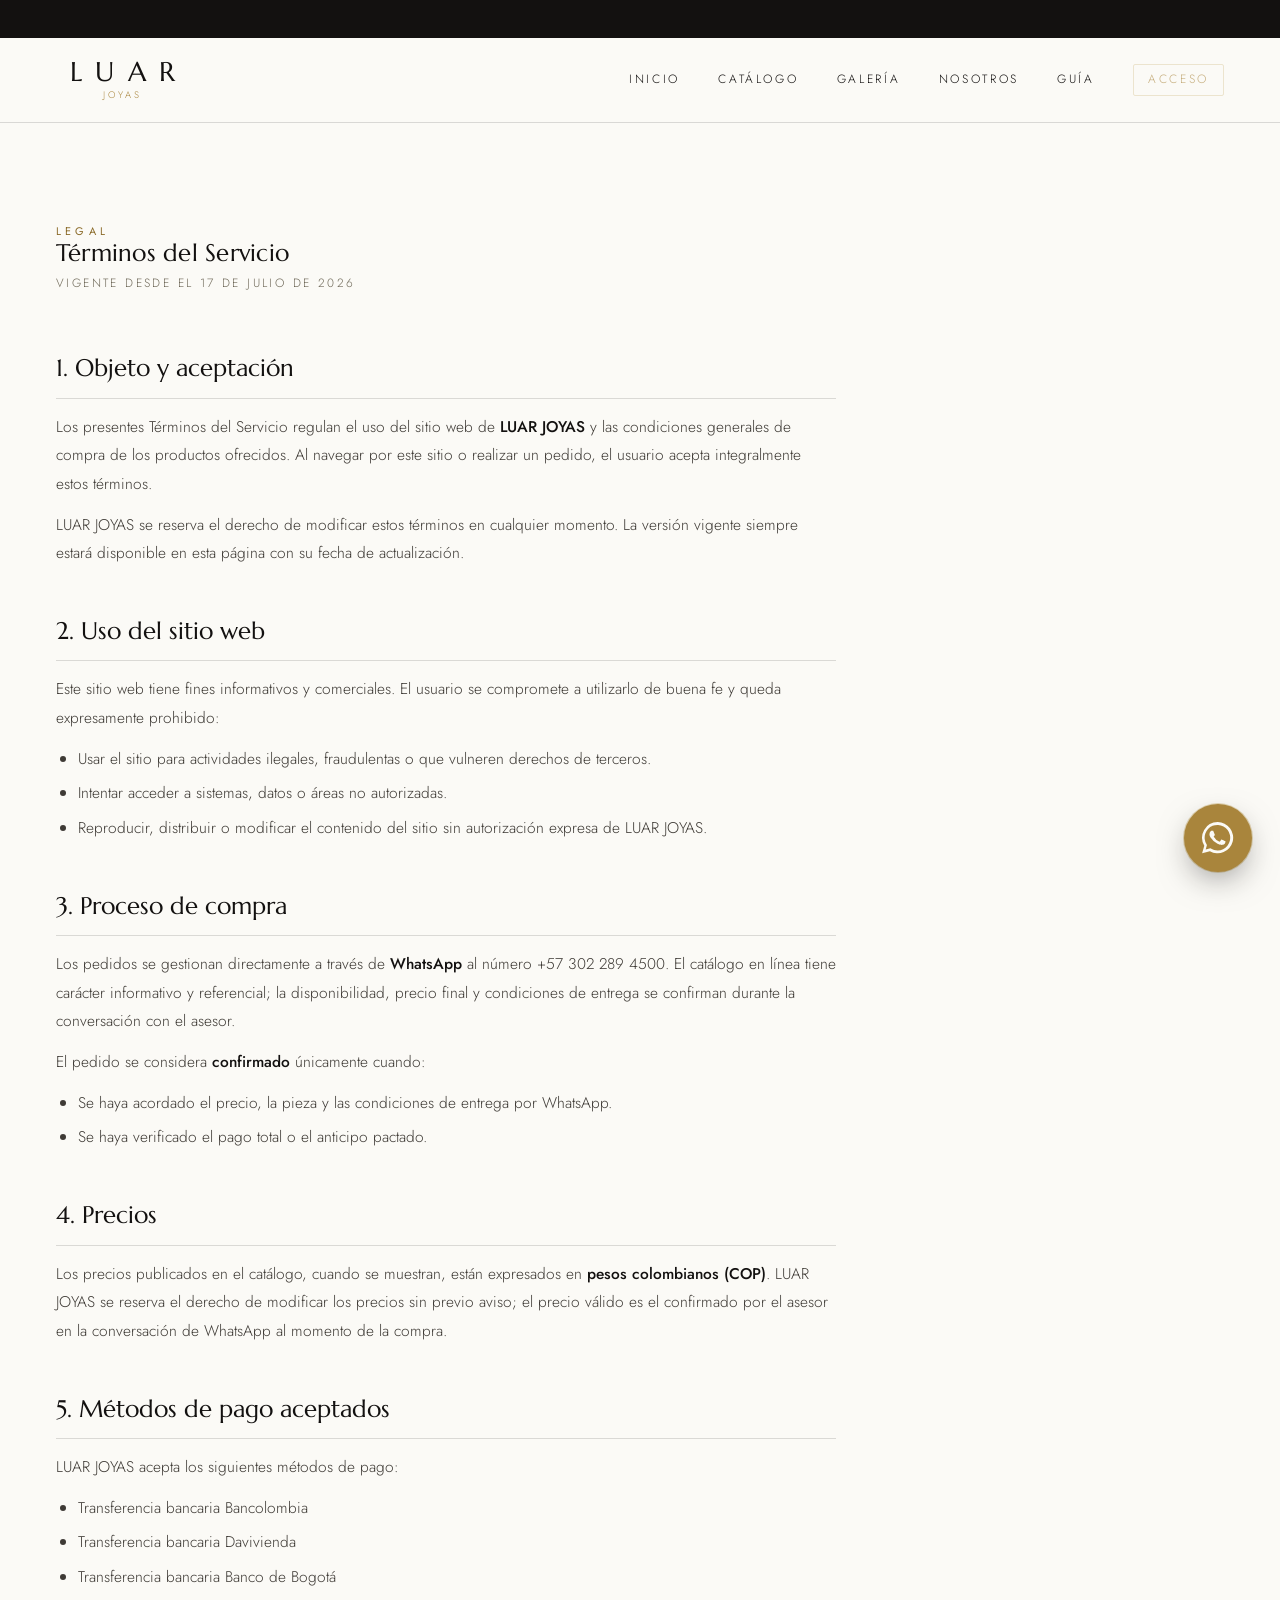
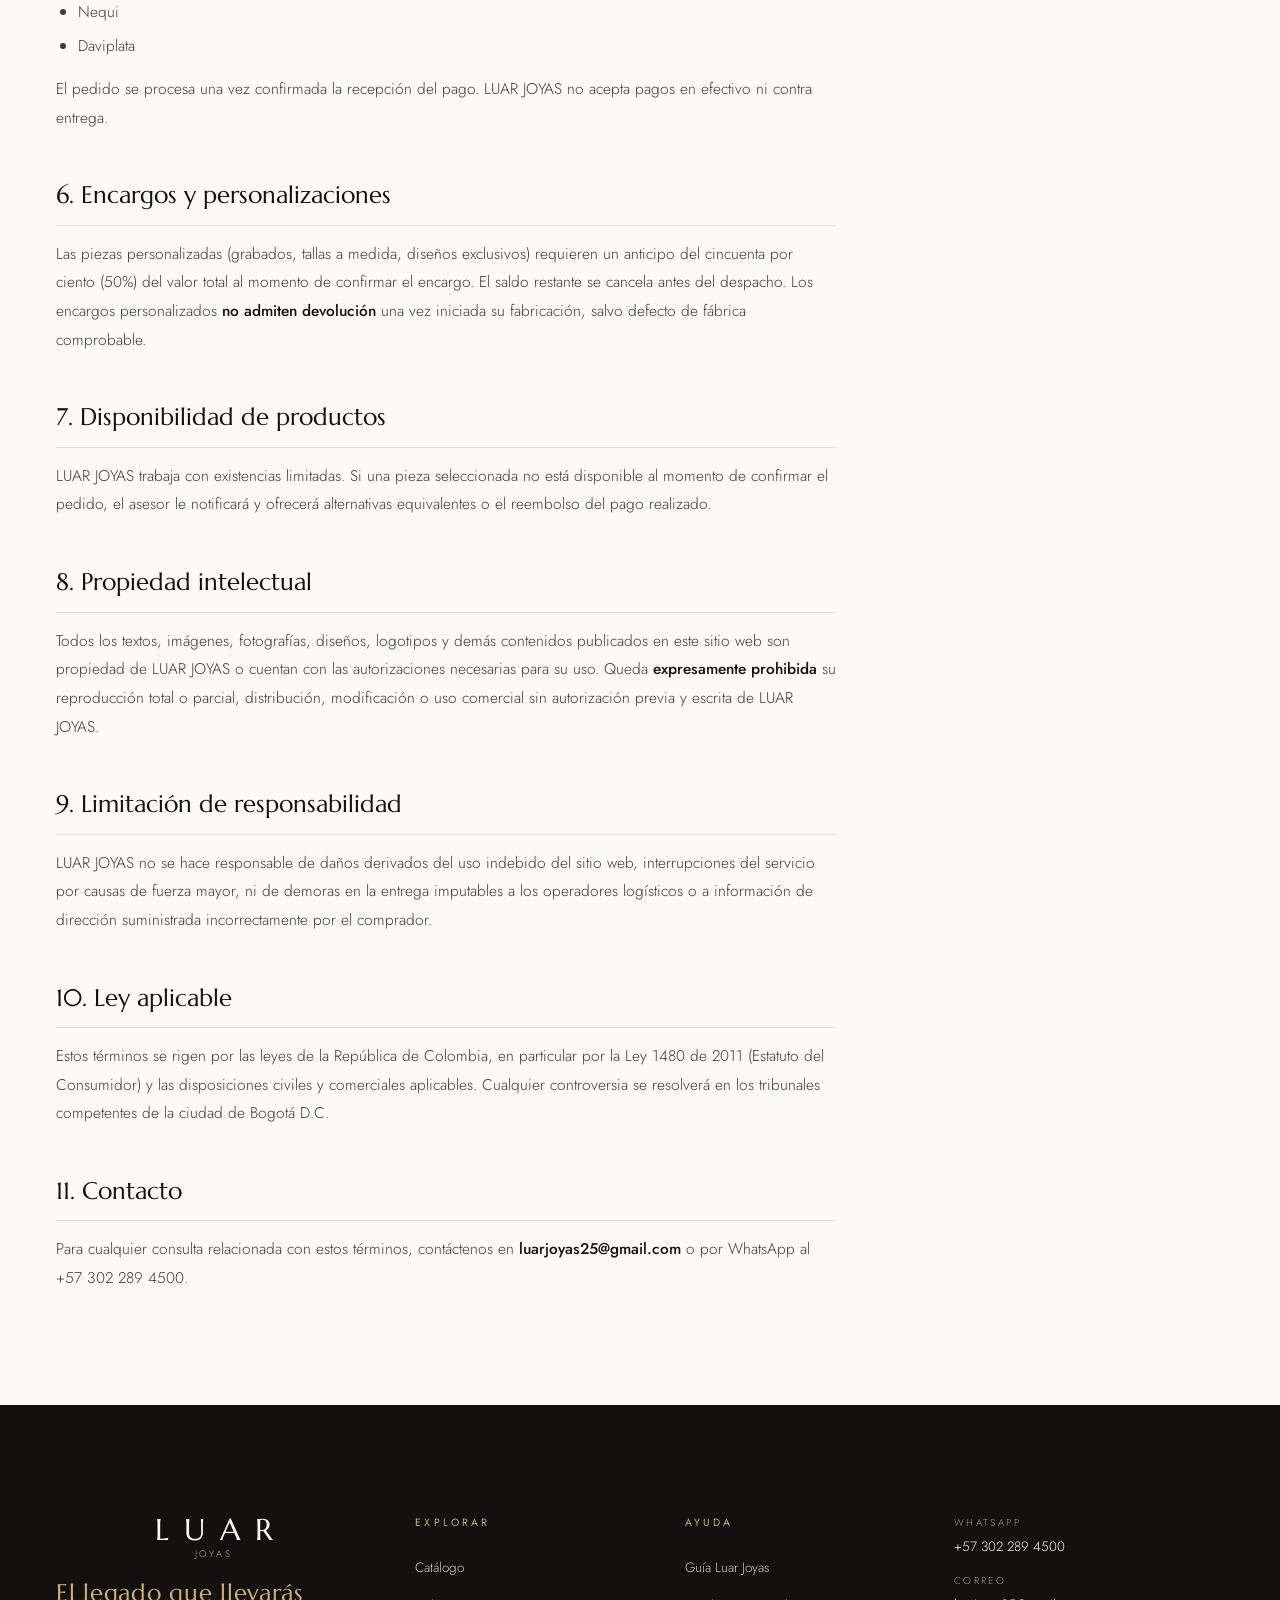
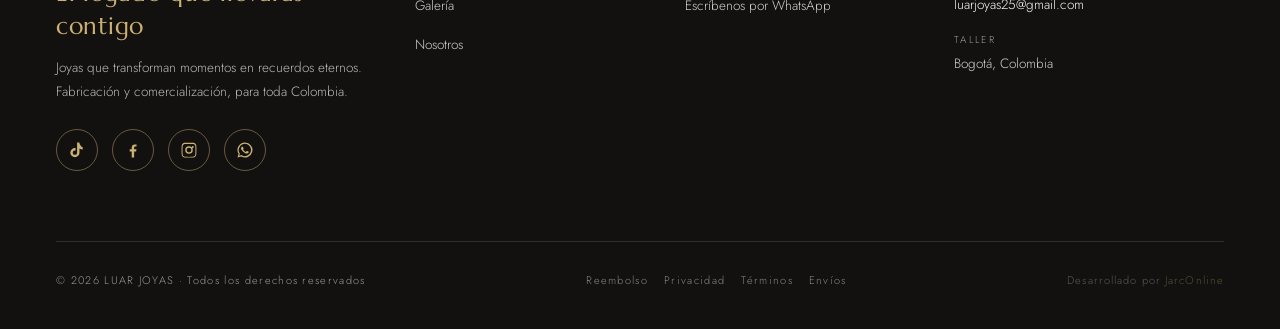
<file: terminos.html>
<!DOCTYPE html>
<html lang="es">
<head>
  <meta charset="utf-8">
  <meta name="viewport" content="width=device-width, initial-scale=1">
  <title>LUAR JOYAS — Términos del Servicio</title>
  <meta name="description" content="Términos y condiciones del servicio de LUAR JOYAS: proceso de compra, métodos de pago, precios y propiedad intelectual.">
  <meta property="og:title" content="LUAR JOYAS — Términos del Servicio">
  <meta property="og:type" content="website">
  <meta property="og:locale" content="es_CO">
  <meta property="og:site_name" content="LUAR JOYAS">
  <link rel="icon" type="image/svg+xml" href="data:image/svg+xml,%3Csvg xmlns='http://www.w3.org/2000/svg' viewBox='0 0 64 64'%3E%3Crect width='64' height='64' fill='%23131110'/%3E%3Ctext x='32' y='45' font-family='Georgia,serif' font-size='38' fill='%23CBB273' text-anchor='middle'%3EL%3C/text%3E%3C/svg%3E">
  <link rel="preconnect" href="https://fonts.googleapis.com">
  <link rel="preconnect" href="https://fonts.gstatic.com" crossorigin>
  <link href="https://fonts.googleapis.com/css2?family=Marcellus&family=Jost:wght@300;400;500&display=swap" rel="stylesheet">
  <link rel="stylesheet" href="css/estilos.css">
  <!-- Google tag (gtag.js) -->
  <script async src="https://www.googletagmanager.com/gtag/js?id=G-1H5SMMC92T"></script>
  <script>
    window.dataLayer = window.dataLayer || [];
    function gtag(){dataLayer.push(arguments);}
    gtag('js', new Date());
    gtag('config', 'G-1H5SMMC92T');
  </script>
</head>
<body>

  <div class="aviso">Envíos asegurados a toda Colombia - Piezas elaboradas a <em>Mano</em></div>

  <header class="cabecera">
    <div class="cabecera__interior">
      <a href="index.html" class="marca" translate="no">
        <span class="marca__nombre">LUAR</span>
        <span class="marca__bajada">Joyas</span>
      </a>
      <nav class="navegacion">
        <a href="index.html">Inicio</a>
        <a href="catalogo.html">Catálogo</a>
        <a href="galeria.html">Galería</a>
        <a href="nosotros.html">Nosotros</a>
        <a href="faq.html">Guía</a>
        <a href="/admin/" class="nav-acceso">Acceso</a>
      </nav>
      <button class="boton-menu" aria-label="Abrir menú"><span></span><span></span><span></span></button>
    </div>
  </header>

  <main>
    <section class="seccion--apretada" style="padding-top: clamp(56px, 8vw, 100px);">
      <div class="contenedor">
        <div class="politica">
          <p class="etiqueta etiqueta--oro">Legal</p>
          <h1 class="titulo">Términos del Servicio</h1>
          <p class="politica__fecha">Vigente desde el 17 de julio de 2026</p>

          <div class="politica__cuerpo" data-politica="terminos">

            <h2>1. Objeto y aceptación</h2>
            <p>Los presentes Términos del Servicio regulan el uso del sitio web de <strong>LUAR JOYAS</strong> y las condiciones generales de compra de los productos ofrecidos. Al navegar por este sitio o realizar un pedido, el usuario acepta integralmente estos términos.</p>
            <p>LUAR JOYAS se reserva el derecho de modificar estos términos en cualquier momento. La versión vigente siempre estará disponible en esta página con su fecha de actualización.</p>

            <h2>2. Uso del sitio web</h2>
            <p>Este sitio web tiene fines informativos y comerciales. El usuario se compromete a utilizarlo de buena fe y queda expresamente prohibido:</p>
            <ul>
              <li>Usar el sitio para actividades ilegales, fraudulentas o que vulneren derechos de terceros.</li>
              <li>Intentar acceder a sistemas, datos o áreas no autorizadas.</li>
              <li>Reproducir, distribuir o modificar el contenido del sitio sin autorización expresa de LUAR JOYAS.</li>
            </ul>

            <h2>3. Proceso de compra</h2>
            <p>Los pedidos se gestionan directamente a través de <strong>WhatsApp</strong> al número <span translate="no">+57 302 289 4500</span>. El catálogo en línea tiene carácter informativo y referencial; la disponibilidad, precio final y condiciones de entrega se confirman durante la conversación con el asesor.</p>
            <p>El pedido se considera <strong>confirmado</strong> únicamente cuando:</p>
            <ul>
              <li>Se haya acordado el precio, la pieza y las condiciones de entrega por WhatsApp.</li>
              <li>Se haya verificado el pago total o el anticipo pactado.</li>
            </ul>

            <h2>4. Precios</h2>
            <p>Los precios publicados en el catálogo, cuando se muestran, están expresados en <strong>pesos colombianos (COP)</strong>. LUAR JOYAS se reserva el derecho de modificar los precios sin previo aviso; el precio válido es el confirmado por el asesor en la conversación de WhatsApp al momento de la compra.</p>

            <h2>5. Métodos de pago aceptados</h2>
            <p>LUAR JOYAS acepta los siguientes métodos de pago:</p>
            <ul>
              <li>Transferencia bancaria Bancolombia</li>
              <li>Transferencia bancaria Davivienda</li>
              <li>Transferencia bancaria Banco de Bogotá</li>
              <li>Nequi</li>
              <li>Daviplata</li>
            </ul>
            <p>El pedido se procesa una vez confirmada la recepción del pago. LUAR JOYAS no acepta pagos en efectivo ni contra entrega.</p>

            <h2>6. Encargos y personalizaciones</h2>
            <p>Las piezas personalizadas (grabados, tallas a medida, diseños exclusivos) requieren un anticipo del cincuenta por ciento (50%) del valor total al momento de confirmar el encargo. El saldo restante se cancela antes del despacho. Los encargos personalizados <strong>no admiten devolución</strong> una vez iniciada su fabricación, salvo defecto de fábrica comprobable.</p>

            <h2>7. Disponibilidad de productos</h2>
            <p>LUAR JOYAS trabaja con existencias limitadas. Si una pieza seleccionada no está disponible al momento de confirmar el pedido, el asesor le notificará y ofrecerá alternativas equivalentes o el reembolso del pago realizado.</p>

            <h2>8. Propiedad intelectual</h2>
            <p>Todos los textos, imágenes, fotografías, diseños, logotipos y demás contenidos publicados en este sitio web son propiedad de LUAR JOYAS o cuentan con las autorizaciones necesarias para su uso. Queda <strong>expresamente prohibida</strong> su reproducción total o parcial, distribución, modificación o uso comercial sin autorización previa y escrita de LUAR JOYAS.</p>

            <h2>9. Limitación de responsabilidad</h2>
            <p>LUAR JOYAS no se hace responsable de daños derivados del uso indebido del sitio web, interrupciones del servicio por causas de fuerza mayor, ni de demoras en la entrega imputables a los operadores logísticos o a información de dirección suministrada incorrectamente por el comprador.</p>

            <h2>10. Ley aplicable</h2>
            <p>Estos términos se rigen por las leyes de la República de Colombia, en particular por la Ley 1480 de 2011 (Estatuto del Consumidor) y las disposiciones civiles y comerciales aplicables. Cualquier controversia se resolverá en los tribunales competentes de la ciudad de Bogotá D.C.</p>

            <h2>11. Contacto</h2>
            <p>Para cualquier consulta relacionada con estos términos, contáctenos en <strong>luarjoyas25@gmail.com</strong> o por WhatsApp al <span translate="no">+57 302 289 4500</span>.</p>

          </div>
        </div>
      </div>
    </section>
  </main>

  <footer class="pie">
    <div class="contenedor">
      <div class="pie__rejilla">
        <div>
          <div class="marca" translate="no">
            <span class="marca__nombre">LUAR</span>
            <span class="marca__bajada">Joyas</span>
          </div>
          <p class="pie__slogan" data-slogan>El legado que llevarás contigo</p>
          <p class="pie__lema">Comercialización y fabricación de joyas, metales y piedras preciosas, para toda Colombia.</p>
          <div class="pie__redes" data-redes></div>
        </div>
        <div>
          <h5>Explorar</h5>
          <ul>
            <li><a href="catalogo.html">Catálogo</a></li>
            <li><a href="galeria.html">Galería</a></li>
            <li><a href="nosotros.html">Nosotros</a></li>
          </ul>
        </div>
        <div>
          <h5>Ayuda</h5>
          <ul>
            <li><a href="faq.html">Guía Luar Joyas</a></li>
            <li><a data-wsp-general href="#" target="_blank" rel="noopener noreferrer">Escríbenos por WhatsApp</a></li>
          </ul>
        </div>
        <div class="pie__contacto">
          <div><small>WhatsApp</small><a data-wsp-general href="#" target="_blank" rel="noopener noreferrer" translate="no">+57 302 289 4500</a></div>
          <div><small>Correo</small><a data-correo href="#"></a></div>
          <div><small>Taller</small><span>Bogotá, Colombia</span></div>
        </div>
      </div>
      <div class="pie__final">
        <span>© 2026 LUAR JOYAS · Todos los derechos reservados</span>
        <nav class="pie__legal" aria-label="Políticas">
          <a href="reembolso.html">Reembolso</a>
          <a href="privacidad.html">Privacidad</a>
          <a href="terminos.html">Términos</a>
          <a href="envios.html">Envíos</a>
        </nav>
        <span class="pie__dev">Desarrollado por <a href="https://jarconline.com/servicios" target="_blank" rel="noopener noreferrer">JarcOnline</a></span>
      </div>
    </div>
  </footer>

  <a class="wsp-flotante" data-wsp-general href="#" target="_blank" rel="noopener noreferrer" aria-label="Escribir por WhatsApp">
    <svg viewBox="0 0 24 24"><path d="M12 2a10 10 0 0 0-8.6 15.1L2 22l5-1.3A10 10 0 1 0 12 2Zm0 18.2c-1.6 0-3.1-.4-4.4-1.2l-.3-.2-3 .8.8-2.9-.2-.3A8.2 8.2 0 1 1 12 20.2Zm4.5-6.1c-.2-.1-1.5-.7-1.7-.8-.2-.1-.4-.1-.6.1-.2.2-.6.8-.8 1-.1.2-.3.2-.5.1a6.7 6.7 0 0 1-3.3-2.9c-.3-.4 0-.5.1-.7l.4-.5c.1-.2.1-.3 0-.5l-.8-1.9c-.2-.5-.4-.4-.6-.4h-.5c-.2 0-.5.1-.7.3-.9.9-1.1 2.2-.2 3.8a12 12 0 0 0 4.6 4.2c1.7.8 2.4.8 3.2.7.5-.1 1.5-.6 1.7-1.2.2-.6.2-1.1.1-1.2 0 0-.2-.1-.4-.1Z"/></svg>
  </a>

  <script src="js/main.js"></script>
</body>
</html>
</file>
<file: css/estilos.css>
/* ============================================================
   LUAR JOYAS — HOJA DE ESTILOS
   Paleta: marfil, negro tinta y oro viejo.
   El cliente NO necesita editar este archivo.
   ============================================================ */

:root {
  --marfil:      #FBFAF6;   /* fondo general */
  --marfil-alto: #F4F1E9;   /* paneles suaves */
  --tinta:       #131110;   /* negro cálido */
  --tinta-suave: #3E3A35;   /* texto secundario */
  --gris:        #6E6858;   /* etiquetas y textos secundarios (legible sobre marfil) */
  --oro:         #A9853C;   /* acento decorativo: líneas, bordes, adornos */
  --oro-texto:   #8A6A28;   /* dorado profundo SOLO para texto pequeño sobre marfil */
  --oro-claro:   #CBB273;   /* acento sobre negro */
  --linea:       rgba(19, 17, 16, .14);
  --linea-oro:   rgba(169, 133, 60, .45);

  --serif: 'Marcellus', 'Times New Roman', serif;
  --sans:  'Jost', system-ui, sans-serif;

  --ancho: 1280px;
  --transicion: .45s cubic-bezier(.22, .61, .21, 1);
}

* { box-sizing: border-box; margin: 0; padding: 0; }

html { scroll-behavior: smooth; -webkit-font-smoothing: antialiased; }

body {
  background: var(--marfil);
  color: var(--tinta);
  font-family: var(--sans);
  font-weight: 300;
  font-size: 16px;
  line-height: 1.6;
}

::selection { background: var(--oro-claro); color: var(--tinta); }

img { display: block; max-width: 100%; }
a { color: inherit; text-decoration: none; }
button { font-family: inherit; cursor: pointer; }

/* ---------- utilidades tipográficas ---------- */

.etiqueta {
  font-family: var(--sans);
  font-size: 11px;
  font-weight: 400;
  letter-spacing: .38em;
  text-transform: uppercase;
  color: var(--gris);
}
.etiqueta--oro { color: var(--oro-texto); }

/* foco visible al navegar con teclado */
:focus-visible { outline: 2px solid var(--oro); outline-offset: 3px; }

/* respeta la preferencia del sistema de reducir movimiento */
@media (prefers-reduced-motion: reduce) {
  *, *::before, *::after {
    animation-duration: .01ms !important;
    animation-iteration-count: 1 !important;
    transition-duration: .01ms !important;
  }
  html { scroll-behavior: auto; }
}

/* ============================================================
   INTRO DE PORTADA
   Cortina negra que revela la marca — solo en index.html
   Se muestra UNA VEZ por sesión. Solo usa transform + opacity
   (GPU-aceleradas) para no consumir batería en móviles.
   ============================================================ */

.intro {
  position: fixed;
  inset: 0;
  z-index: 9999;
  background: var(--tinta);
  display: flex;
  align-items: center;
  justify-content: center;
  animation: introSale .9s cubic-bezier(.7,0,.3,1) 2.4s forwards;
  overflow: hidden;
  will-change: opacity;
}
.intro::before {
  /* halo dorado sutil detrás de la marca */
  content: "";
  position: absolute;
  inset: 0;
  background: radial-gradient(ellipse 40% 40% at 50% 50%, rgba(203,178,115,.15), transparent 65%);
  opacity: 0;
  animation: introHalo 1.4s ease-out .3s forwards;
}

.intro-omitir .intro,
.intro-terminada .intro { display: none; }

/* solo mientras corre la intro (solo en index.html) el scroll queda bloqueado */
html.intro-activa body { overflow: hidden; height: 100vh; }

.intro__marca { text-align: center; position: relative; z-index: 2; padding: 24px; }

.intro__nombre {
  font-family: var(--serif);
  color: var(--marfil);
  font-size: clamp(60px, 13vw, 140px);
  letter-spacing: .5em;
  display: block;
  line-height: 1;
  padding-left: .5em; /* compensa el letter-spacing final */
}
.intro__nombre span {
  display: inline-block;
  opacity: 0;
  transform: translateY(22px);
  animation: introLetra .8s cubic-bezier(.22,.61,.21,1) forwards;
}
.intro__nombre span:nth-child(1) { animation-delay: .35s; }
.intro__nombre span:nth-child(2) { animation-delay: .5s; }
.intro__nombre span:nth-child(3) { animation-delay: .65s; }
.intro__nombre span:nth-child(4) { animation-delay: .8s; }

.intro__linea {
  display: block;
  width: 90px;
  height: 1px;
  background: var(--oro-claro);
  margin: 34px auto 22px;
  transform: scaleX(0);
  transform-origin: center;
  animation: introLinea 1s cubic-bezier(.22,.61,.21,1) 1.15s forwards;
}
.intro__bajada {
  display: block;
  font-family: var(--sans);
  font-weight: 300;
  color: var(--oro-claro);
  font-size: 13px;
  letter-spacing: .5em;
  padding-left: .5em;
  text-transform: uppercase;
  opacity: 0;
  animation: introBajada .9s ease-out 1.55s forwards;
}

.intro__saltar {
  position: absolute;
  right: 22px;
  bottom: 22px;
  background: none;
  border: 1px solid rgba(251,250,246,.3);
  color: rgba(251,250,246,.7);
  padding: 9px 20px;
  font-family: var(--sans);
  font-size: 10.5px;
  letter-spacing: .28em;
  text-transform: uppercase;
  opacity: 0;
  transition: color .3s, border-color .3s;
  animation: introBajada .6s ease-out 1.8s forwards;
}
.intro__saltar:hover { color: var(--marfil); border-color: var(--marfil); }

@keyframes introLetra  { to { opacity: 1; transform: none; } }
@keyframes introLinea  { to { transform: scaleX(1); } }
@keyframes introBajada { to { opacity: 1; } }
@keyframes introHalo   { to { opacity: 1; } }
@keyframes introSale   { to { opacity: 0; visibility: hidden; } }

/* en móvil: reduce ligeramente el tamaño y acorta un poco los tiempos */
@media (max-width: 560px) {
  .intro__linea { width: 60px; margin: 28px auto 18px; }
  .intro__bajada { font-size: 11.5px; }
  .intro__saltar { right: 16px; bottom: 16px; padding: 8px 16px; font-size: 10px; }
}

.titulo {
  font-family: var(--serif);
  font-weight: 400;
  line-height: 1.06;
  letter-spacing: .01em;
}

.contenedor {
  max-width: var(--ancho);
  margin: 0 auto;
  padding: 0 clamp(20px, 5vw, 56px);
}

/* ---------- animaciones de revelado ---------- */

/* solo se oculta contenido si JavaScript cargó (clase .js en <html>);
   así la web nunca queda en blanco si un script falla */
.js .revela {
  opacity: 0;
  transform: translateY(26px);
  transition: opacity .9s cubic-bezier(.22,.61,.21,1), transform .9s cubic-bezier(.22,.61,.21,1);
}
.js .revela.visible { opacity: 1; transform: none; }
.revela--2 { transition-delay: .12s; }
.revela--3 { transition-delay: .24s; }
.revela--4 { transition-delay: .36s; }

@keyframes lineaCrece { from { transform: scaleX(0); } to { transform: scaleX(1); } }
@keyframes aparece    { from { opacity: 0; } to { opacity: 1; } }
@keyframes sube       { from { opacity: 0; transform: translateY(30px); } to { opacity: 1; transform: none; } }

/* ============================================================
   CABECERA
   ============================================================ */

.aviso {
  background: var(--tinta);
  color: var(--marfil-alto);
  text-align: center;
  font-size: 10.5px;
  letter-spacing: .3em;
  text-transform: uppercase;
  padding: 10px 16px;
}
.aviso em { font-style: normal; color: var(--oro-claro); }

/* franja con varios mensajes que rotan (solo si CONFIG.avisos tiene 2 o más) */
.aviso--rotativo {
  position: relative;
  padding: 0;
  min-height: 38px;
  overflow: hidden;
}
.aviso__msg {
  position: absolute;
  inset: 0;
  display: flex;
  align-items: center;
  justify-content: center;
  padding: 10px 16px;
  opacity: 0;
  animation: avisoRotar var(--aviso-total, 12s) infinite;
  animation-delay: var(--aviso-delay, 0s);
  will-change: opacity, transform;
}
@keyframes avisoRotar {
  0%   { opacity: 0; transform: translateY(6px); }
  3%   { opacity: 1; transform: none; }
  30%  { opacity: 1; transform: none; }
  33%  { opacity: 0; transform: translateY(-6px); }
  100% { opacity: 0; transform: translateY(-6px); }
}
/* accesibilidad: si el usuario tiene reducción de movimiento,
   muestra estático el primer mensaje sin rotar */
@media (prefers-reduced-motion: reduce) {
  .aviso--rotativo .aviso__msg { animation: none; opacity: 0; }
  .aviso--rotativo .aviso__msg:first-child { opacity: 1; position: static; }
}

.cabecera {
  position: sticky;
  top: 0;
  z-index: 90;
  border-bottom: 1px solid var(--linea);
  transition: box-shadow var(--transicion);
}
.cabecera::before {
  content: "";
  position: absolute;
  inset: 0;
  z-index: -1;
  background: rgba(251, 250, 246, .92);
  backdrop-filter: blur(12px);
}
.cabecera.con-sombra { box-shadow: 0 10px 40px -18px rgba(19,17,16,.25); }

.cabecera__interior {
  max-width: var(--ancho);
  margin: 0 auto;
  padding: 0 clamp(20px, 5vw, 56px);
  height: 84px;
  display: flex;
  align-items: center;
  justify-content: space-between;
  gap: 24px;
}

.marca { display: flex; flex-direction: column; align-items: center; line-height: 1; }
.marca__nombre {
  font-family: var(--serif);
  font-size: 27px;
  letter-spacing: .5em;
  padding-left: .5em; /* compensa el letter-spacing final */
}
.marca__bajada {
  font-size: 9.5px;
  letter-spacing: .3em;
  text-transform: uppercase;
  color: var(--oro);
  margin-top: 5px;
}

.navegacion { display: flex; gap: clamp(18px, 3vw, 42px); }
.navegacion a {
  font-size: 12px;
  letter-spacing: .22em;
  text-transform: uppercase;
  padding: 6px 0;
  position: relative;
  transition: color var(--transicion);
}
.navegacion a::after {
  content: "";
  position: absolute;
  left: 0; bottom: 0;
  width: 100%; height: 1px;
  background: var(--oro);
  transform: scaleX(0);
  transform-origin: left;
  transition: transform var(--transicion);
}
.navegacion a:hover, .navegacion a.activo { color: var(--oro); }
.navegacion a:hover::after, .navegacion a.activo::after { transform: scaleX(1); }

.nav-acceso {
  border: 1px solid rgba(203,178,115,.45);
  border-radius: 2px;
  padding: 5px 14px !important;
  color: var(--oro) !important;
  opacity: .65;
  transition: opacity var(--transicion), border-color var(--transicion) !important;
}
.nav-acceso::after { display: none !important; }
.nav-acceso:hover { opacity: 1; border-color: var(--oro); color: var(--oro) !important; }

/* menú móvil */
.boton-menu {
  display: none;
  background: none;
  border: none;
  width: 30px; height: 22px;
  position: relative;
}
.boton-menu span {
  position: absolute;
  left: 0; width: 100%; height: 1.5px;
  background: var(--tinta);
  transition: var(--transicion);
}
.boton-menu span:nth-child(1) { top: 2px; }
.boton-menu span:nth-child(2) { top: 10px; }
.boton-menu span:nth-child(3) { top: 18px; }

@media (max-width: 860px) {
  .boton-menu { display: block; }
  .navegacion {
    position: fixed;
    inset: 0;
    top: 0;
    background: var(--marfil);
    flex-direction: column;
    align-items: center;
    justify-content: center;
    gap: 34px;
    opacity: 0;
    pointer-events: none;
    transition: opacity var(--transicion);
    z-index: 80;
  }
  .navegacion.abierta { opacity: 1; pointer-events: auto; }
  .navegacion a { font-size: 15px; }
  body.menu-abierto { overflow: hidden; }
  body.menu-abierto .boton-menu span:nth-child(1) { top: 10px; transform: rotate(45deg); }
  body.menu-abierto .boton-menu span:nth-child(2) { opacity: 0; }
  body.menu-abierto .boton-menu span:nth-child(3) { top: 10px; transform: rotate(-45deg); }
  .boton-menu { z-index: 85; }
}

/* ============================================================
   HERO (portada con video)
   ============================================================ */

.hero {
  position: relative;
  height: min(92vh, 860px);
  min-height: 540px;
  background: var(--tinta);
  color: var(--marfil);
  display: flex;
  align-items: center;
  justify-content: center;
  text-align: center;
  overflow: hidden;
}

/* El video del cliente irá aquí; mientras tanto, atmósfera dorada */
.hero__fondo {
  position: absolute;
  inset: 0;
  background:
    radial-gradient(ellipse 70% 55% at 50% 62%, rgba(169,133,60,.28), transparent 70%),
    radial-gradient(ellipse 40% 30% at 78% 22%, rgba(203,178,115,.12), transparent 70%),
    var(--tinta);
}
.hero__fondo::after {
  /* grano sutil para que no se vea plano */
  content: "";
  position: absolute;
  inset: 0;
  opacity: .5;
  background-image: url("data:image/svg+xml,%3Csvg xmlns='http://www.w3.org/2000/svg' width='140' height='140'%3E%3Cfilter id='r'%3E%3CfeTurbulence type='fractalNoise' baseFrequency='.9' numOctaves='2'/%3E%3CfeColorMatrix values='0 0 0 0 0 0 0 0 0 0 0 0 0 0 0 0 0 0 .05 0'/%3E%3C/filter%3E%3Crect width='140' height='140' filter='url(%23r)'/%3E%3C/svg%3E");
}

.hero video {
  position: absolute;
  inset: 0;
  width: 100%;
  height: 100%;
  object-fit: cover;
  opacity: .55;
}

.hero__contenido { position: relative; z-index: 2; padding: 0 24px; max-width: 900px; }

.hero__eyebrow {
  font-size: 11px;
  letter-spacing: .5em;
  text-transform: uppercase;
  color: var(--oro-claro);
  animation: aparece 1.4s .2s both;
}

.hero h1 {
  font-family: var(--serif);
  font-weight: 400;
  font-size: clamp(44px, 8.5vw, 108px);
  line-height: 1.02;
  margin: 30px 0 0;
  animation: sube 1.2s .45s both;
}
/* mismo estilo que las citas de la web: Marcellus regular, dorado */
.hero h1 .fina {
  display: block;
  font-family: var(--serif);
  font-weight: 400;
  font-size: .5em;
  letter-spacing: .04em;
  line-height: 1.35;
  margin-top: 26px;
  color: var(--oro-claro);
}

.hero__linea {
  width: 64px; height: 1px;
  background: var(--oro);
  margin: 38px auto;
  transform-origin: center;
  animation: lineaCrece 1.1s .9s both;
}

.hero__cta {
  display: inline-block;
  font-size: 12px;
  letter-spacing: .28em;
  text-transform: uppercase;
  color: var(--marfil);
  border: 1px solid rgba(251,250,246,.4);
  padding: 17px 42px;
  transition: var(--transicion);
  animation: aparece 1.2s 1.15s both;
}
.hero__cta:hover { background: var(--marfil); color: var(--tinta); border-color: var(--marfil); }

.hero__scroll {
  position: absolute;
  bottom: 28px; left: 50%;
  transform: translateX(-50%);
  z-index: 2;
  font-size: 10px;
  letter-spacing: .34em;
  text-transform: uppercase;
  color: rgba(251,250,246,.7);
  animation: aparece 1.4s 1.6s both;
}
.hero__scroll::after {
  content: "";
  display: block;
  width: 1px; height: 34px;
  background: linear-gradient(var(--oro-claro), transparent);
  margin: 12px auto 0;
}

/* ============================================================
   SECCIONES GENERALES
   ============================================================ */

.seccion { padding: clamp(76px, 11vw, 150px) 0; }
.seccion--apretada { padding: clamp(56px, 8vw, 100px) 0; }

.seccion__cabeza { max-width: 640px; margin-bottom: clamp(44px, 6vw, 72px); }
.seccion__cabeza--centro { margin-left: auto; margin-right: auto; text-align: center; }
.seccion__cabeza .titulo { font-size: clamp(30px, 4.2vw, 52px); margin-top: 18px; }
.seccion__cabeza p { color: var(--tinta-suave); margin-top: 18px; font-size: 16.5px; }

.filo { border-top: 1px solid var(--linea); }

/* ---------- manifiesto (franja editorial) ---------- */

.manifiesto {
  display: grid;
  /* 5 pistas: texto · rombo · texto · rombo · texto — todo en una fila */
  grid-template-columns: 1fr auto 1fr auto 1fr;
  align-items: center;
  gap: clamp(20px, 4vw, 48px);
  padding: clamp(30px, 4vw, 44px) 0;
  border-top: 1px solid var(--linea);
  border-bottom: 1px solid var(--linea);
}
.manifiesto span {
  font-size: 11px;
  letter-spacing: .3em;
  text-transform: uppercase;
  color: var(--gris);
  text-align: center;
}
.manifiesto i {
  width: 5px; height: 5px;
  background: var(--oro);
  transform: rotate(45deg);
  justify-self: center;
}
@media (max-width: 700px) {
  .manifiesto { grid-template-columns: 1fr; gap: 16px; }
  .manifiesto i { display: none; }
}

/* ---------- categorías ---------- */

.categorias {
  display: grid;
  /* 3 columnas fijas en desktop para simetría (3+3 con 6 categorías,
     3+3+3 con 9, etc.). En tablet baja a 2 y en móvil a 1. */
  grid-template-columns: repeat(3, 1fr);
  gap: 1px;
  background: var(--linea);
  border: 1px solid var(--linea);
}
@media (max-width: 900px) {
  .categorias { grid-template-columns: repeat(2, 1fr); }
}
@media (max-width: 560px) {
  .categorias { grid-template-columns: 1fr; }
}
.categoria {
  background: var(--marfil);
  padding: clamp(34px, 4vw, 52px) clamp(26px, 3vw, 42px);
  position: relative;
  overflow: hidden;
  transition: background var(--transicion);
  display: flex;
  flex-direction: column;
  min-height: 210px;
}
.categoria:hover { background: var(--marfil-alto); }
.categoria__numero {
  font-family: var(--serif);
  font-size: 13px;
  letter-spacing: .3em;
  color: var(--oro-texto);
}
.categoria__nombre {
  font-family: var(--serif);
  font-size: clamp(26px, 2.6vw, 34px);
  margin-top: auto;
  padding-top: 34px;
  transition: transform var(--transicion);
}
.categoria:hover .categoria__nombre { transform: translateX(8px); }
.categoria__flecha {
  position: absolute;
  right: 30px; bottom: 36px;
  font-family: var(--serif);
  font-size: 20px;
  color: var(--oro);
  opacity: 0;
  transform: translateX(-10px);
  transition: var(--transicion);
}
.categoria:hover .categoria__flecha { opacity: 1; transform: none; }

/* ---------- dos líneas (panel partido) ---------- */

.lineas { display: grid; grid-template-columns: 1fr 1fr; min-height: 480px; }
@media (max-width: 860px) { .lineas { grid-template-columns: 1fr; } }

.lineas__panel {
  padding: clamp(56px, 7vw, 110px) clamp(28px, 5vw, 80px);
  display: flex;
  flex-direction: column;
  justify-content: center;
}
.lineas__panel--negro { background: var(--tinta); color: var(--marfil); }
.lineas__panel--negro .etiqueta { color: var(--oro-claro); }
.lineas__panel--blanco { background: var(--marfil-alto); }

.lineas__panel h3 {
  font-family: var(--serif);
  font-weight: 400;
  font-size: clamp(30px, 3.6vw, 46px);
  margin: 20px 0 22px;
  line-height: 1.1;
}
.lineas__panel p { max-width: 420px; font-size: 15.5px; line-height: 1.75; }
.lineas__panel--negro p { color: rgba(251,250,246,.86); }
.lineas__panel--blanco p { color: var(--tinta-suave); }

.enlace-sutil {
  display: inline-block;
  margin-top: 34px;
  font-size: 12px;
  letter-spacing: .24em;
  text-transform: uppercase;
  border-bottom: 1px solid currentColor;
  padding-bottom: 5px;
  transition: color var(--transicion), border-color var(--transicion);
  align-self: flex-start;
}
.enlace-sutil:hover { color: var(--oro); border-color: var(--oro); }
.lineas__panel--negro .enlace-sutil:hover { color: var(--oro-claro); border-color: var(--oro-claro); }

/* ============================================================
   TARJETAS DE PRODUCTO
   ============================================================ */

.rejilla-productos {
  display: grid;
  grid-template-columns: repeat(auto-fill, minmax(250px, 1fr));
  gap: clamp(24px, 3vw, 44px) clamp(18px, 2.4vw, 32px);
}


.producto { display: flex; flex-direction: column; }

/* enlace clicable que envuelve la imagen y datos de la tarjeta */
.producto__enlace {
  display: flex;
  flex-direction: column;
  text-decoration: none;
  color: inherit;
}

.producto__marco {
  position: relative;
  aspect-ratio: 4 / 5;
  background: var(--marfil-alto);
  overflow: hidden;
  margin-bottom: 18px;
}
.producto__marco::after {
  content: "";
  position: absolute;
  inset: 12px;
  border: 1px solid var(--linea-oro);
  opacity: 0;
  transition: opacity var(--transicion);
  pointer-events: none;
}
.producto:hover .producto__marco::after { opacity: 1; }

.producto__marco img {
  width: 100%; height: 100%;
  object-fit: cover;
  transition: transform 1.2s cubic-bezier(.22,.61,.21,1);
}
.producto:hover .producto__marco img { transform: scale(1.05); }

/* Piezas horizontales (pulsos, cadenas): se muestran completas sin recorte.
   Fondo blanco para que coincida con el fondo de las fotos de producto. */
.producto--pulsos .producto__marco,
.producto--cadenas .producto__marco { background: #fff; }
.producto--pulsos .producto__marco img,
.producto--cadenas .producto__marco img {
  object-fit: contain;
  box-sizing: border-box;
  padding: 14px 18px;
}

/* espacio elegante mientras no hay foto */
.producto__pendiente {
  position: absolute;
  inset: 0;
  display: flex;
  flex-direction: column;
  align-items: center;
  justify-content: center;
  gap: 10px;
  background:
    radial-gradient(ellipse 90% 70% at 50% 35%, rgba(169,133,60,.10), transparent 70%),
    var(--marfil-alto);
}
.producto__pendiente b {
  font-family: var(--serif);
  font-weight: 400;
  font-size: 30px;
  color: rgba(19,17,16,.28);
}
.producto__pendiente span {
  font-size: 8.5px;
  letter-spacing: .3em;
  text-transform: uppercase;
  color: rgba(19,17,16,.35);
}

.producto__linea {
  font-size: 12px;
  letter-spacing: .22em;
  text-transform: uppercase;
  color: var(--oro-texto);
  margin-bottom: 8px;
}
.producto__nombre {
  font-family: var(--serif);
  font-weight: 400;
  font-size: 21px;
  line-height: 1.2;
}
.producto__material { font-size: 13.5px; color: var(--gris); margin-top: 5px; }
.producto__precio { font-size: 15px; margin-top: 10px; letter-spacing: .04em; }

.producto__wsp {
  margin-top: 16px;
  align-self: flex-start;
  display: inline-flex;
  align-items: center;
  gap: 9px;
  background: none;
  border: 1px solid var(--linea);
  padding: 11px 20px;
  font-size: 10.5px;
  letter-spacing: .2em;
  text-transform: uppercase;
  color: var(--tinta);
  transition: var(--transicion);
}
.producto__wsp:hover { background: var(--tinta); color: var(--marfil); border-color: var(--tinta); }
.producto__wsp svg { width: 14px; height: 14px; fill: currentColor; }

/* En móvil pequeño: 2 columnas para que las imágenes no sean enormes */
@media (max-width: 520px) {
  .rejilla-productos {
    grid-template-columns: repeat(2, 1fr);
    gap: 20px 10px;
  }
  .producto__marco { margin-bottom: 10px; }
  .producto__nombre { font-size: 16px; }
  .producto__linea { font-size: 9.5px; letter-spacing: .16em; }
  .producto__material { font-size: 12px; }
  .producto__precio { font-size: 13px; }
}

/* ---------- filtros del catálogo ---------- */

.filtros {
  display: flex;
  flex-wrap: wrap;
  justify-content: center;
  gap: clamp(14px, 2.6vw, 34px);
  padding-bottom: 26px;
  border-bottom: 1px solid var(--linea);
  margin-bottom: clamp(40px, 5vw, 64px);
}
.filtros button {
  background: none;
  border: none;
  font-size: 12px;
  letter-spacing: .22em;
  text-transform: uppercase;
  color: var(--gris);
  padding: 6px 2px;
  position: relative;
  transition: color var(--transicion);
}
.filtros button::after {
  content: "";
  position: absolute;
  left: 0; bottom: 0;
  width: 100%; height: 1px;
  background: var(--oro);
  transform: scaleX(0);
  transition: transform var(--transicion);
}
.filtros button:hover { color: var(--tinta); }
.filtros button.activo { color: var(--tinta); }
.filtros button.activo::after { transform: scaleX(1); }

.filtros-genero { display: flex; justify-content: center; gap: 22px; margin-bottom: 34px; }
.filtros-genero button {
  background: none;
  border: 1px solid var(--linea);
  padding: 10px 24px;
  font-size: 10.5px;
  letter-spacing: .22em;
  text-transform: uppercase;
  color: var(--gris);
  transition: var(--transicion);
}
.filtros-genero button.activo,
.filtros-genero button:hover { background: var(--tinta); color: var(--marfil); border-color: var(--tinta); }

.sin-resultados { text-align: center; color: var(--gris); padding: 60px 0; font-family: var(--serif); font-size: 20px; }

/* ============================================================
   DETALLE DE PRODUCTO (producto.html)
   ============================================================ */

.volver {
  display: inline-flex;
  align-items: center;
  gap: 16px;
  font-family: var(--sans);
  font-weight: 300;
  font-size: 11px;
  letter-spacing: .28em;
  text-transform: uppercase;
  color: var(--gris);
  transition: color var(--transicion);
  text-decoration: none;
}
.volver__flecha {
  width: 28px;
  height: 8px;
  overflow: visible;
  transition: transform var(--transicion);
}
.volver:hover { color: var(--tinta); }
.volver:hover .volver__flecha { transform: translateX(-6px); }

.detalle {
  display: grid;
  grid-template-columns: 1.05fr 1fr;
  gap: clamp(36px, 5vw, 80px);
  padding-top: clamp(30px, 4vw, 50px);
  padding-bottom: clamp(60px, 8vw, 100px);
  align-items: start;
}
@media (max-width: 820px) {
  .detalle { grid-template-columns: 1fr; }
}

/* -------- galería (imagen grande + thumbnails) -------- */

.detalle__galeria { display: flex; flex-direction: column; gap: 16px; }
.detalle__marco {
  position: relative;
  aspect-ratio: 1;
  background: var(--marfil-alto);
  overflow: hidden;
}
.detalle__marco::after {
  content: "";
  position: absolute;
  inset: 14px;
  border: 1px solid var(--linea-oro);
  pointer-events: none;
  opacity: .55;
}
.detalle__foto { width: 100%; height: 100%; object-fit: cover; display: block; }

/* Piezas horizontales: foto completa sobre fondo blanco, sin recorte */
.detalle--pulsos .detalle__marco,
.detalle--cadenas .detalle__marco { background: #fff; }
.detalle--pulsos .detalle__foto,
.detalle--cadenas .detalle__foto {
  object-fit: contain;
  box-sizing: border-box;
  padding: 20px;
}

/* miniaturas: solo aparecen cuando el producto tiene más de una foto */
.detalle__thumbs {
  display: flex;
  flex-wrap: wrap;
  gap: 14px;
}
.detalle__thumb {
  width: 84px;
  aspect-ratio: 1;
  padding: 0;
  border: 1px solid var(--linea);
  background: var(--marfil-alto);
  cursor: pointer;
  overflow: hidden;
  transition: border-color var(--transicion);
}
.detalle__thumb img { width: 100%; height: 100%; object-fit: cover; display: block; }
.detalle--pulsos .detalle__thumb,
.detalle--cadenas .detalle__thumb { background: #fff; }
.detalle--pulsos .detalle__thumb img,
.detalle--cadenas .detalle__thumb img { object-fit: contain; box-sizing: border-box; padding: 6px; }
.detalle__thumb:hover { border-color: var(--linea-oro); }
.detalle__thumb.activo { border-color: var(--oro); }

/* -------- panel de información -------- */

.detalle__info { padding-top: 6px; }

.detalle__linea {
  font-family: var(--sans);
  font-size: 11px;
  letter-spacing: .32em;
  text-transform: uppercase;
  color: var(--oro-texto);
  margin-bottom: 18px;
}
.detalle__nombre {
  font-family: var(--serif);
  font-weight: 400;
  font-size: clamp(34px, 4.4vw, 54px);
  line-height: 1.08;
  margin: 0 0 20px;
}
.detalle__precio {
  font-family: var(--sans);
  font-weight: 300;
  font-size: 20px;
  color: var(--tinta);
  margin-bottom: 26px;
}
.detalle__separador {
  width: 48px;
  height: 1px;
  background: rgba(19,17,16,.25);
  margin: 0 0 26px;
}
.detalle__descripcion {
  font-family: var(--serif);
  font-size: 19px;
  line-height: 1.7;
  color: var(--tinta-suave);
  margin: 0 0 28px;
  border-bottom: 1px dotted rgba(156,124,67,.55);
  padding-bottom: 4px;
}

.detalle__specs {
  margin: 0 0 34px;
  display: flex;
  flex-direction: column;
}
.detalle__specs > div {
  display: flex;
  justify-content: space-between;
  padding: 14px 0;
  border-bottom: 1px solid var(--linea);
  font-family: var(--sans);
  font-weight: 300;
  font-size: 13.5px;
  color: var(--tinta-suave);
}
.detalle__specs dt {
  color: var(--gris);
  letter-spacing: .04em;
  margin: 0;
}
.detalle__specs dd { margin: 0; text-align: right; }

/* -------- guía de medidas (desplegable en la ficha) -------- */

.detalle__guia {
  border: 1px solid var(--linea);
  margin: 0 0 34px;
}
.detalle__guia summary {
  list-style: none;
  cursor: pointer;
  display: flex;
  justify-content: space-between;
  align-items: center;
  gap: 16px;
  padding: 16px 20px;
  font-family: var(--sans);
  font-size: 11px;
  letter-spacing: .24em;
  text-transform: uppercase;
  color: var(--tinta-suave);
  transition: color var(--transicion);
}
.detalle__guia summary::-webkit-details-marker { display: none; }
.detalle__guia summary::after {
  content: "+";
  font-family: var(--serif);
  font-size: 20px;
  color: var(--oro);
  flex-shrink: 0;
  transition: transform var(--transicion);
}
.detalle__guia[open] summary::after { transform: rotate(45deg); }
.detalle__guia summary:hover { color: var(--oro-texto); }
.detalle__guia img {
  width: 100%;
  display: block;
  border-top: 1px solid var(--linea);
}

/* -------- botón grande de WhatsApp -------- */

.detalle__cta {
  width: 100%;
  display: flex;
  align-items: center;
  justify-content: center;
  gap: 12px;
  background: var(--tinta);
  color: var(--marfil);
  border: 1px solid var(--tinta);
  font-family: var(--sans);
  font-size: 12px;
  letter-spacing: .28em;
  text-transform: uppercase;
  padding: 22px;
  transition: background var(--transicion), color var(--transicion);
  text-decoration: none;
}
.detalle__cta:hover { background: transparent; color: var(--tinta); }
.detalle__cta svg { width: 18px; height: 18px; fill: currentColor; }

.detalle__nota {
  font-family: var(--sans);
  font-weight: 300;
  font-size: 11px;
  letter-spacing: .1em;
  color: var(--gris);
  text-align: center;
  margin: 16px 0 0;
}

/* pieza no encontrada */
.detalle__vacio {
  grid-column: 1 / -1;
  text-align: center;
  padding: 80px 0;
}
.detalle__vacio h1 { font-size: clamp(28px, 4vw, 44px); margin-bottom: 20px; }
.detalle__vacio p { color: var(--tinta-suave); margin-bottom: 30px; }

/* sección "también podría interesarle" */
.detalle__mas-titulo {
  font-family: var(--serif);
  font-weight: 400;
  font-size: clamp(24px, 3vw, 36px);
  margin: 0 0 40px;
}

/* ============================================================
   CITA / BANDA OSCURA
   ============================================================ */

.cita {
  background: var(--tinta);
  color: var(--marfil);
  text-align: center;
  padding: clamp(84px, 12vw, 160px) 24px;
  position: relative;
  overflow: hidden;
}
.cita::before {
  content: "L";
  position: absolute;
  font-family: var(--serif);
  font-size: clamp(300px, 40vw, 560px);
  color: rgba(203,178,115,.05);
  left: 50%; top: 50%;
  transform: translate(-50%, -54%);
  pointer-events: none;
}
.cita blockquote {
  font-family: var(--serif);
  font-size: clamp(24px, 3.6vw, 42px);
  line-height: 1.35;
  max-width: 780px;
  margin: 0 auto;
  position: relative;
}
.cita cite {
  display: block;
  font-family: var(--sans);
  font-style: normal;
  font-size: 11px;
  letter-spacing: .34em;
  text-transform: uppercase;
  color: var(--oro-claro);
  margin-top: 34px;
}

/* ============================================================
   GALERÍA
   ============================================================ */

.galeria { columns: 3 280px; column-gap: clamp(16px, 2vw, 26px); }

/* espacio elegante mientras llegan las fotos de la galería */
.galeria__pendiente {
  position: absolute;
  inset: 0;
  display: flex;
  flex-direction: column;
  align-items: center;
  justify-content: center;
  gap: 10px;
  background:
    radial-gradient(ellipse 90% 70% at 50% 35%, rgba(169,133,60,.10), transparent 70%),
    var(--marfil-alto);
}
.galeria__pendiente b { font-family: var(--serif); font-weight: 400; font-size: 30px; color: rgba(19,17,16,.28); }
.galeria__pendiente span { font-size: 8.5px; letter-spacing: .3em; text-transform: uppercase; color: rgba(19,17,16,.35); }
.galeria figure {
  break-inside: avoid;
  margin: 0 0 clamp(16px, 2vw, 26px);
  position: relative;
  background: var(--marfil-alto);
  overflow: hidden;
}
.galeria img { width: 100%; height: auto; }

/* ============================================================
   SOBRE NOSOTROS
   ============================================================ */

.duo {
  display: grid;
  grid-template-columns: repeat(auto-fit, minmax(300px, 1fr));
  gap: clamp(36px, 6vw, 90px);
  align-items: center;
}
.duo__texto p:not(.etiqueta) { color: var(--tinta-suave); font-size: 16.5px; line-height: 1.8; margin-bottom: 18px; }

.retrato {
  position: relative;
  aspect-ratio: 4 / 5;
  background: var(--marfil-alto);
  overflow: hidden;
}

.valores {
  display: grid;
  grid-template-columns: repeat(auto-fit, minmax(230px, 1fr));
  gap: clamp(30px, 5vw, 64px);
}
.valores h4 {
  font-family: var(--serif);
  font-weight: 400;
  font-size: 22px;
  margin: 14px 0 12px;
}
.valores p { color: var(--tinta-suave); font-size: 15px; }

/* ============================================================
   FAQ
   ============================================================ */

.faq { max-width: 780px; margin: 0 auto; }
.faq details { border-bottom: 1px solid var(--linea); }
.faq summary {
  list-style: none;
  cursor: pointer;
  display: flex;
  justify-content: space-between;
  align-items: center;
  gap: 24px;
  padding: 26px 0;
  font-family: var(--serif);
  font-size: 21px;
  transition: color var(--transicion);
}
.faq summary::-webkit-details-marker { display: none; }
.faq summary::after {
  content: "+";
  font-family: var(--serif);
  font-size: 24px;
  color: var(--oro);
  flex-shrink: 0;
  transition: transform var(--transicion);
}
.faq details[open] summary::after { transform: rotate(45deg); }
.faq summary:hover { color: var(--oro); }
.faq .respuesta { padding: 0 34px 26px 0; color: var(--tinta-suave); font-size: 15.5px; line-height: 1.8; }
.faq .respuesta p { margin: 0 0 8px; }
.faq .respuesta p:last-child { margin-bottom: 0; }

/* título de cada sección de la Guía (Materiales, Personalización…) */
.faq__seccion {
  font-family: var(--serif);
  font-weight: 400;
  font-size: 13px;
  letter-spacing: .3em;
  text-transform: uppercase;
  color: var(--oro-texto);
  margin: 54px 0 6px;
  padding-bottom: 4px;
}
.faq__seccion:first-child { margin-top: 0; }

/* ============================================================
   BOTÓN FLOTANTE DE WHATSAPP
   ============================================================ */

.wsp-flotante {
  position: fixed;
  right: clamp(16px, 4vw, 28px); bottom: clamp(16px, 4vw, 28px);
  z-index: 95;
  width: clamp(56px, 9vw, 68px); height: clamp(56px, 9vw, 68px);
  border-radius: 50%;
  /* dorado de la marca: resalta igual sobre el marfil y sobre el pie negro */
  background: var(--oro);
  color: var(--marfil);
  display: flex;
  align-items: center;
  justify-content: center;
  box-shadow: 0 12px 34px -10px rgba(19,17,16,.55), 0 0 0 1px rgba(203,178,115,.5);
  transition: var(--transicion);
}
.wsp-flotante:hover { background: var(--oro-texto); transform: translateY(-3px); }
.wsp-flotante svg { width: 55%; height: 55%; fill: currentColor; }

/* ---------- botones de redes sociales del pie ---------- */

.pie__redes {
  display: flex;
  gap: 14px;
  margin-top: 24px;
}
.pie__redes a,
.pie__redes span {
  width: 42px;
  height: 42px;
  border-radius: 50%;
  border: 1px solid rgba(203,178,115,.45);
  color: var(--oro-claro);
  display: inline-flex;
  align-items: center;
  justify-content: center;
  transition: var(--transicion);
}
.pie__redes svg { width: 18px; height: 18px; fill: currentColor; }
.pie__redes a:hover {
  background: var(--oro-claro);
  border-color: var(--oro-claro);
  color: var(--tinta);
  transform: translateY(-2px);
}
/* red aún sin link: se ve igual pero atenuada y sin cursor */
.pie__redes span { opacity: .45; cursor: default; }

/* ============================================================
   PIE DE PÁGINA
   ============================================================ */

.pie {
  background: var(--tinta);
  color: rgba(251,250,246,.82);
  padding: clamp(64px, 9vw, 110px) 0 40px;
}
.pie__rejilla {
  display: grid;
  grid-template-columns: 1.4fr 1fr 1fr 1.2fr;
  gap: 44px;
  padding-bottom: clamp(44px, 6vw, 70px);
  border-bottom: 1px solid rgba(251,250,246,.12);
}
@media (max-width: 900px) { .pie__rejilla { grid-template-columns: 1fr 1fr; } }
@media (max-width: 560px) { .pie__rejilla { grid-template-columns: 1fr; } }

.pie .marca__nombre { color: var(--marfil); font-size: 30px; }
.pie .marca__bajada { color: var(--oro-claro); }
.pie__slogan {
  margin-top: 18px;
  font-family: var(--serif);
  font-weight: 400;
  font-size: 24px;
  letter-spacing: .03em;
  color: var(--oro-claro);
  line-height: 1.35;
}
.pie__lema { margin-top: 14px; font-size: 13.5px; line-height: 1.8; max-width: 320px; color: rgba(251,250,246,.72); }

.pie h5 {
  font-size: 10.5px;
  font-weight: 400;
  letter-spacing: .3em;
  text-transform: uppercase;
  color: var(--oro-claro);
  margin-bottom: 22px;
}
.pie ul { list-style: none; display: flex; flex-direction: column; gap: 13px; }
.pie ul a { font-size: 13.5px; transition: color var(--transicion); }
.pie ul a:hover { color: var(--marfil); }

.pie__contacto { display: flex; flex-direction: column; gap: 16px; font-size: 13.5px; }
.pie__contacto a { color: var(--marfil); transition: color var(--transicion); }
.pie__contacto a:hover { color: var(--oro-claro); }
.pie__contacto small { display: block; font-size: 10px; letter-spacing: .24em; text-transform: uppercase; color: rgba(251,250,246,.6); margin-bottom: 5px; }

.pie__final {
  display: flex;
  justify-content: space-between;
  flex-wrap: wrap;
  gap: 12px;
  padding-top: 30px;
  font-size: 11px;
  letter-spacing: .12em;
  color: rgba(251,250,246,.58);
}

.pie__legal { display: flex; gap: 16px; flex-wrap: wrap; align-items: center; }
.pie__legal a { font-size: 11px; letter-spacing: .12em; color: rgba(251,250,246,.5); transition: color var(--transicion); }
.pie__legal a:hover { color: var(--oro-claro); }

.pie__dev { font-size: 11px; letter-spacing: .1em; color: rgba(251,250,246,.3); }
.pie__dev a { color: rgba(203,178,115,.38); transition: color var(--transicion); }
.pie__dev a:hover { color: var(--oro-claro); }

/* ============================================================
   FILTRO DE METAL (catálogo Plata / Oro)
   ============================================================ */

.filtros-metal { display: flex; justify-content: center; gap: 22px; margin-bottom: 34px; }
.filtros-metal button {
  background: none;
  border: 1px solid var(--linea);
  padding: 10px 24px;
  font-family: var(--sans);
  font-size: 12px;
  letter-spacing: .2em;
  text-transform: uppercase;
  color: var(--gris);
  transition: var(--transicion);
}
.filtros-metal button.activo,
.filtros-metal button:hover { background: var(--tinta); color: var(--marfil); border-color: var(--tinta); }

/* ============================================================
   PÁGINAS LEGALES (reembolso, privacidad, términos, envíos)
   ============================================================ */

.politica { max-width: 780px; }
.politica__fecha {
  font-size: 12px;
  letter-spacing: .2em;
  color: var(--gris);
  text-transform: uppercase;
  margin: 8px 0 56px;
}
.politica__cuerpo h2 {
  font-family: var(--serif);
  font-weight: 400;
  font-size: clamp(19px, 2.2vw, 24px);
  margin: 44px 0 14px;
  padding-bottom: 10px;
  border-bottom: 1px solid var(--linea);
}
.politica__cuerpo p {
  color: var(--tinta-suave);
  font-size: 15.5px;
  line-height: 1.85;
  margin: 0 0 12px;
}
.politica__cuerpo ul {
  list-style: disc;
  padding-left: 22px;
  color: var(--tinta-suave);
  font-size: 15.5px;
  line-height: 1.85;
  margin: 0 0 14px;
}
.politica__cuerpo li { margin-bottom: 6px; }
.politica__cuerpo strong { font-weight: 500; color: var(--tinta); }
</file>
